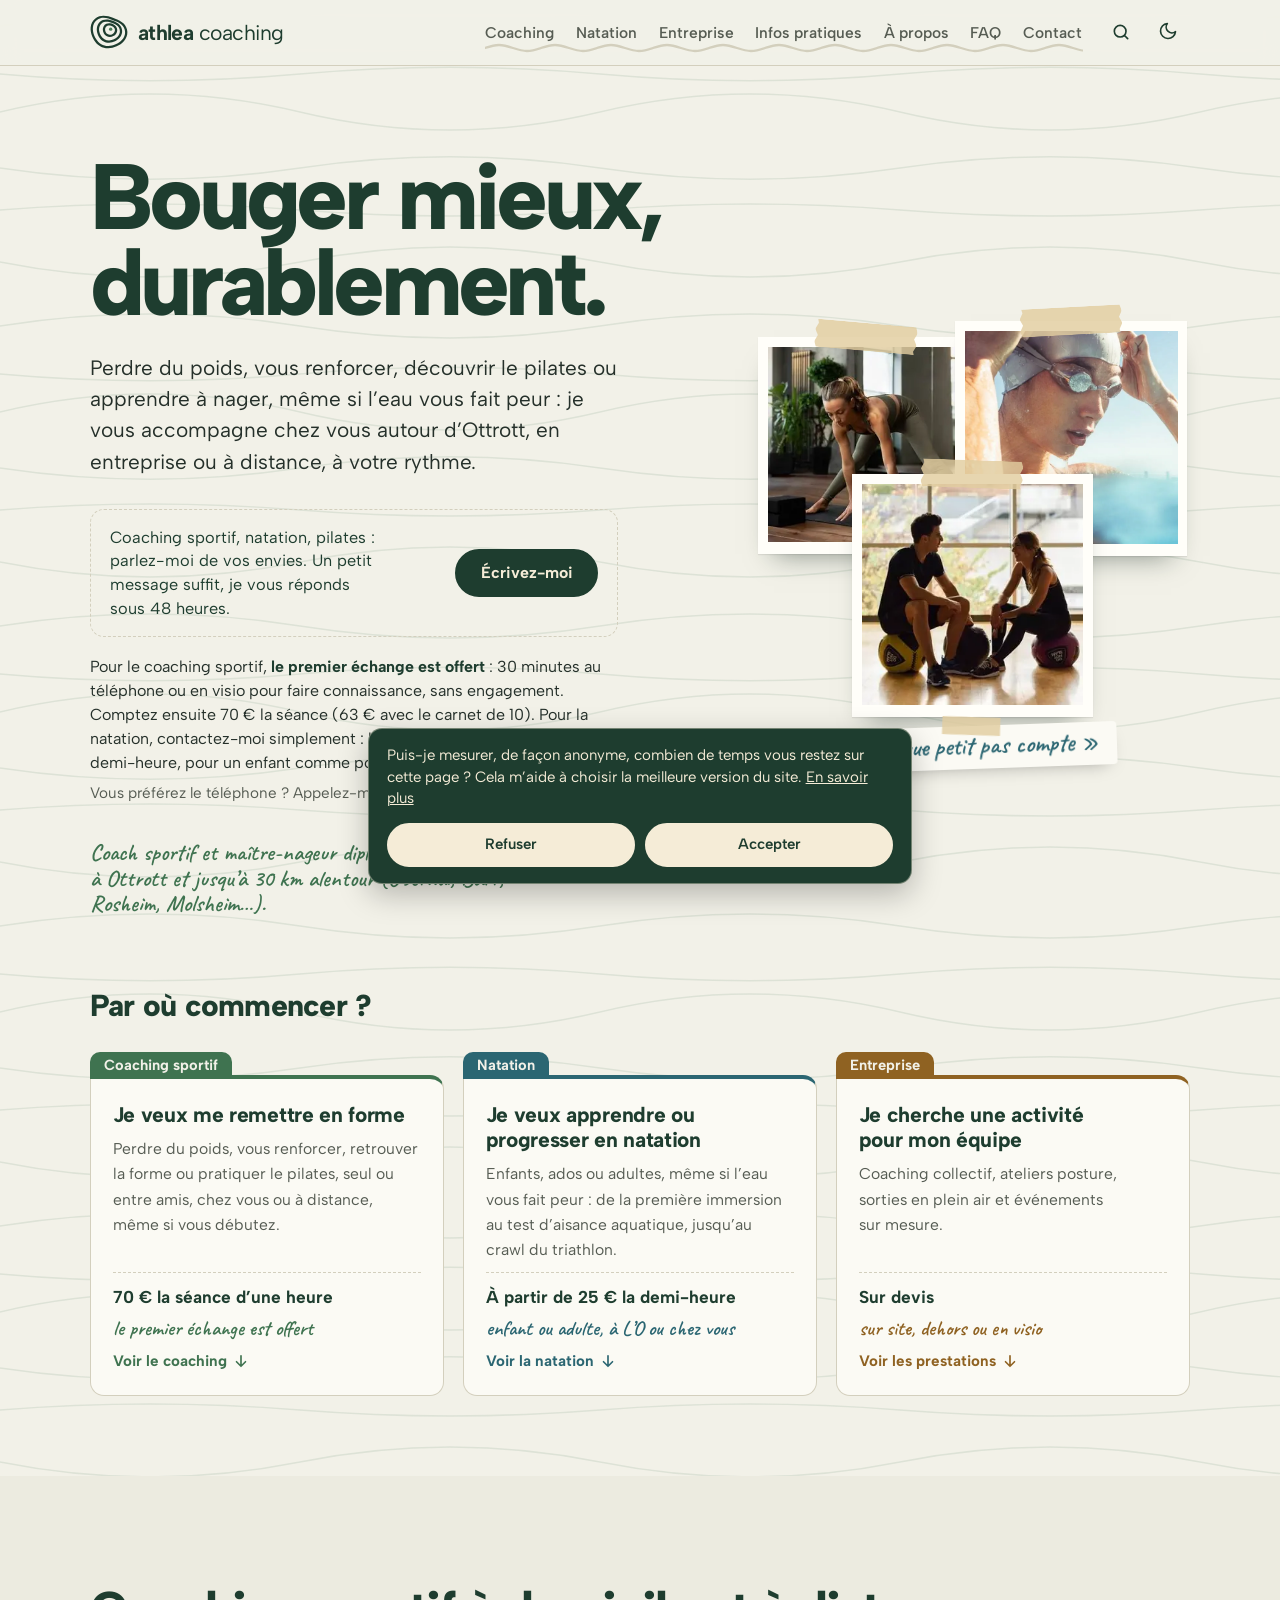
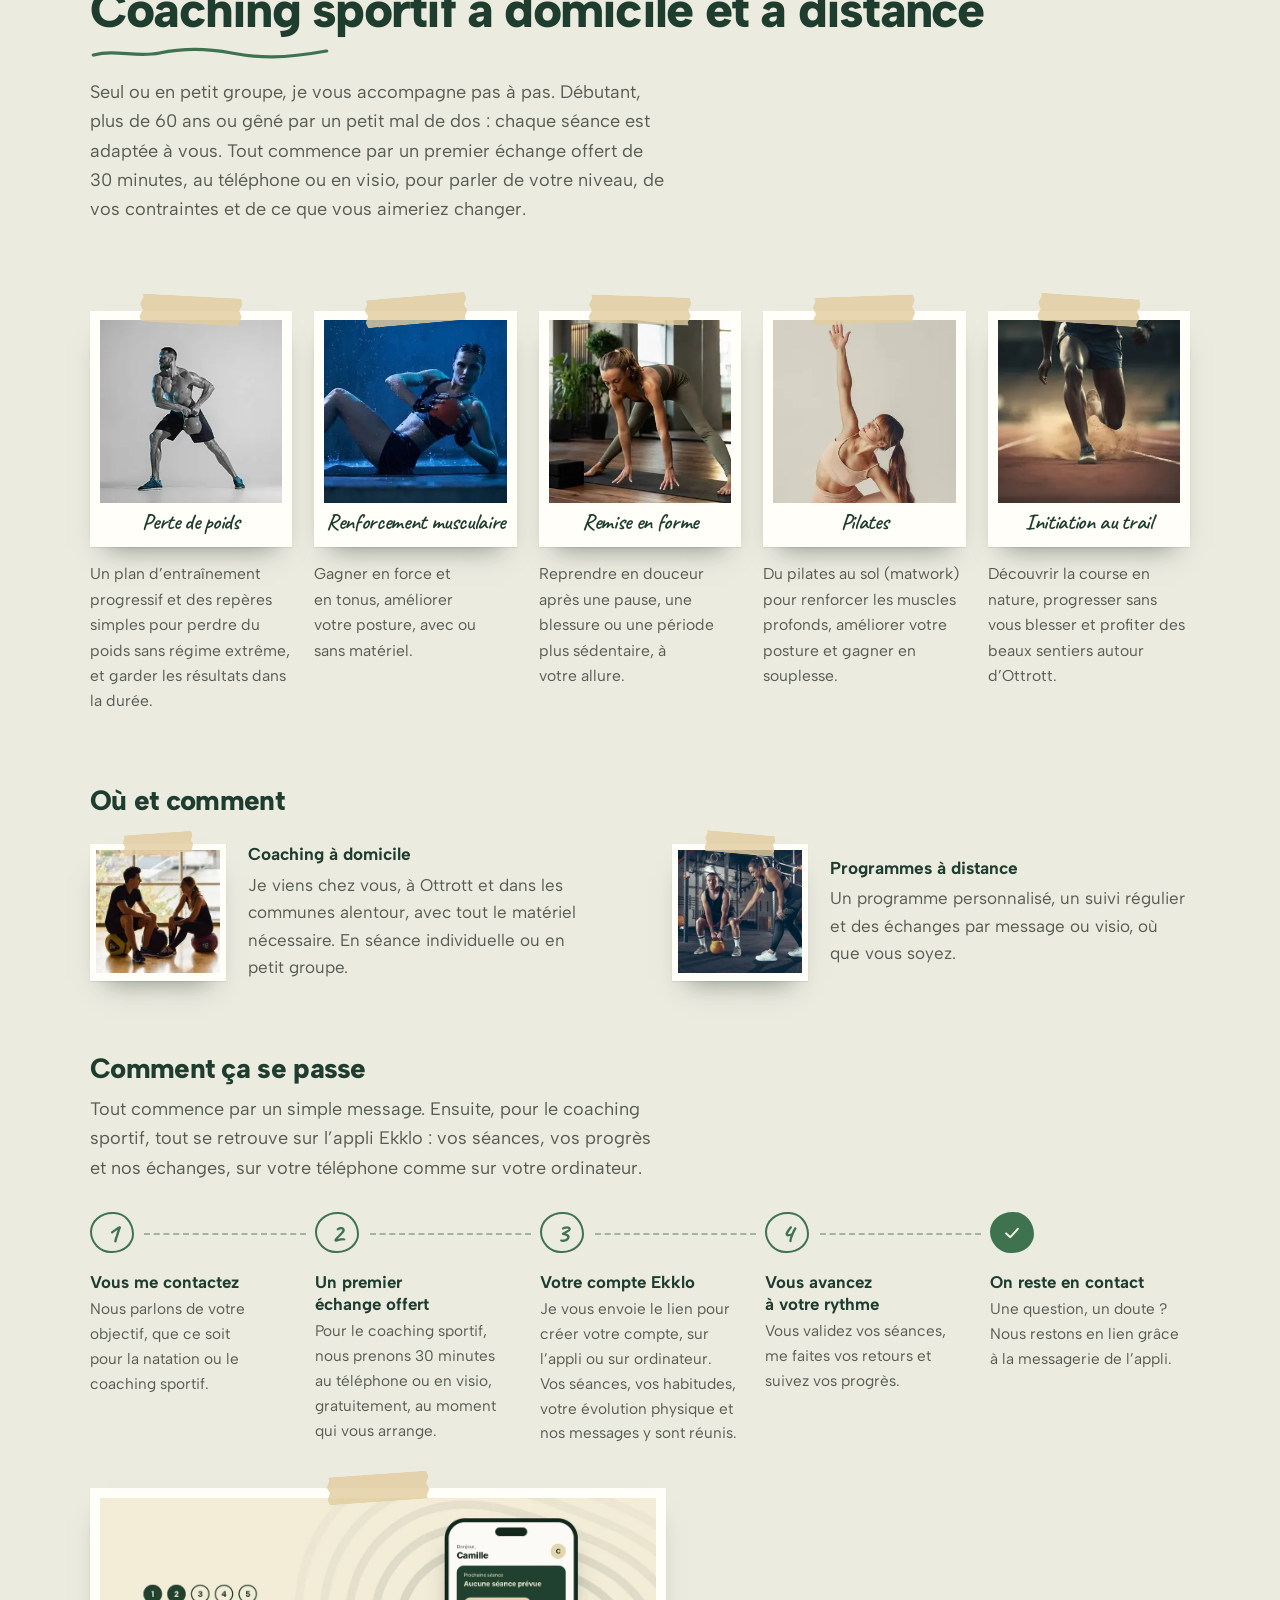
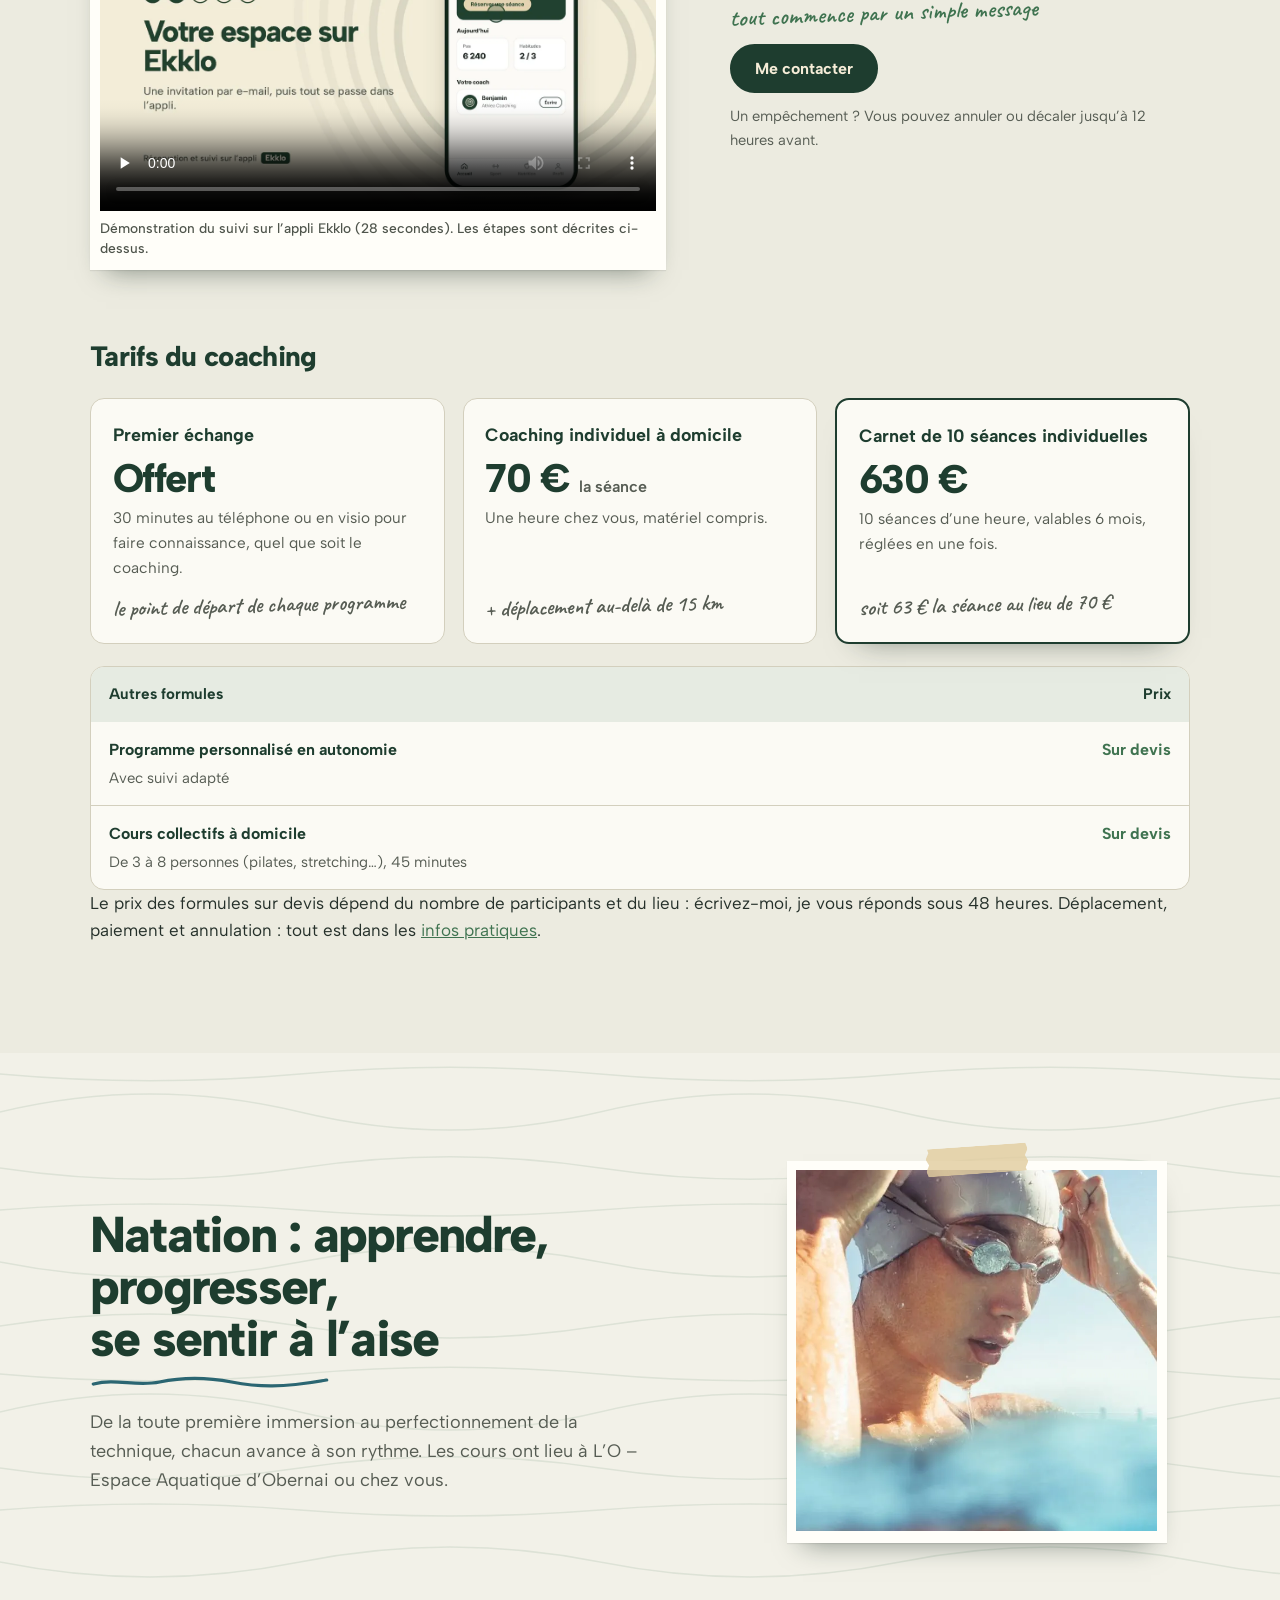
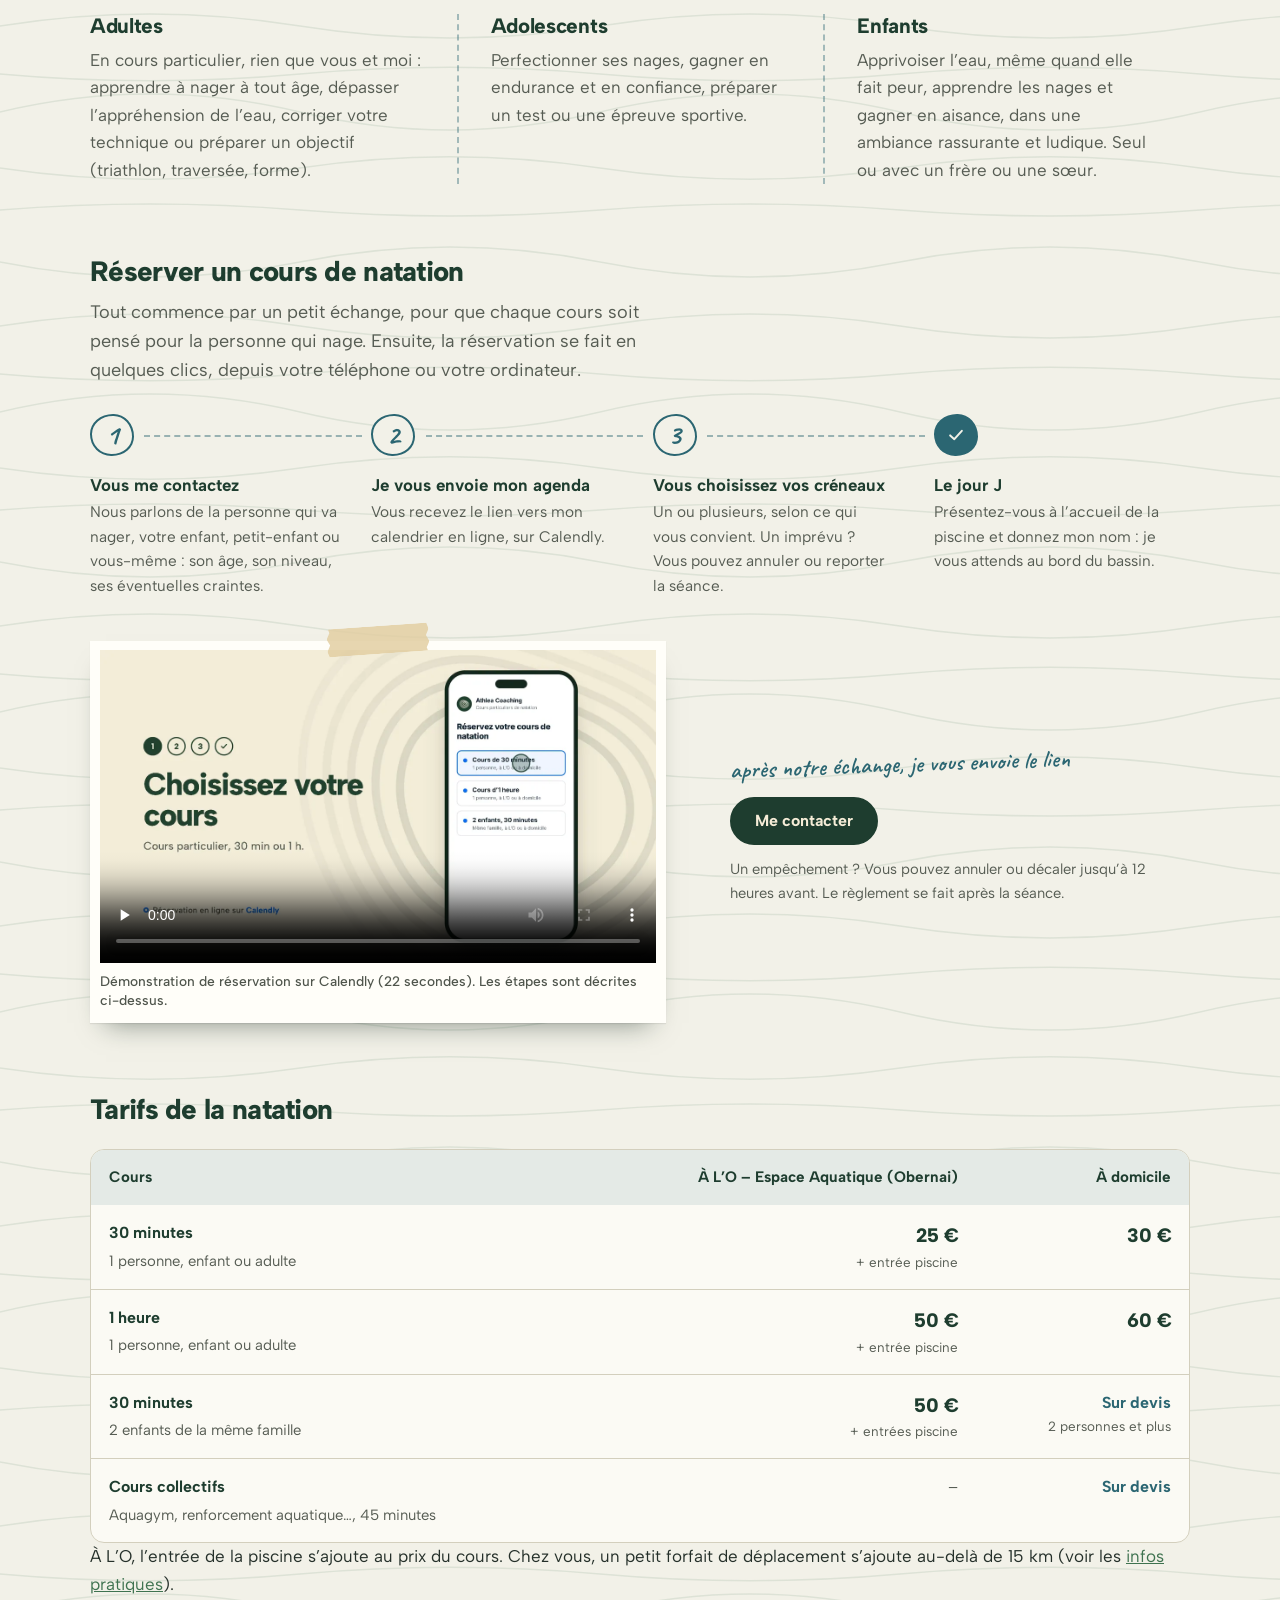
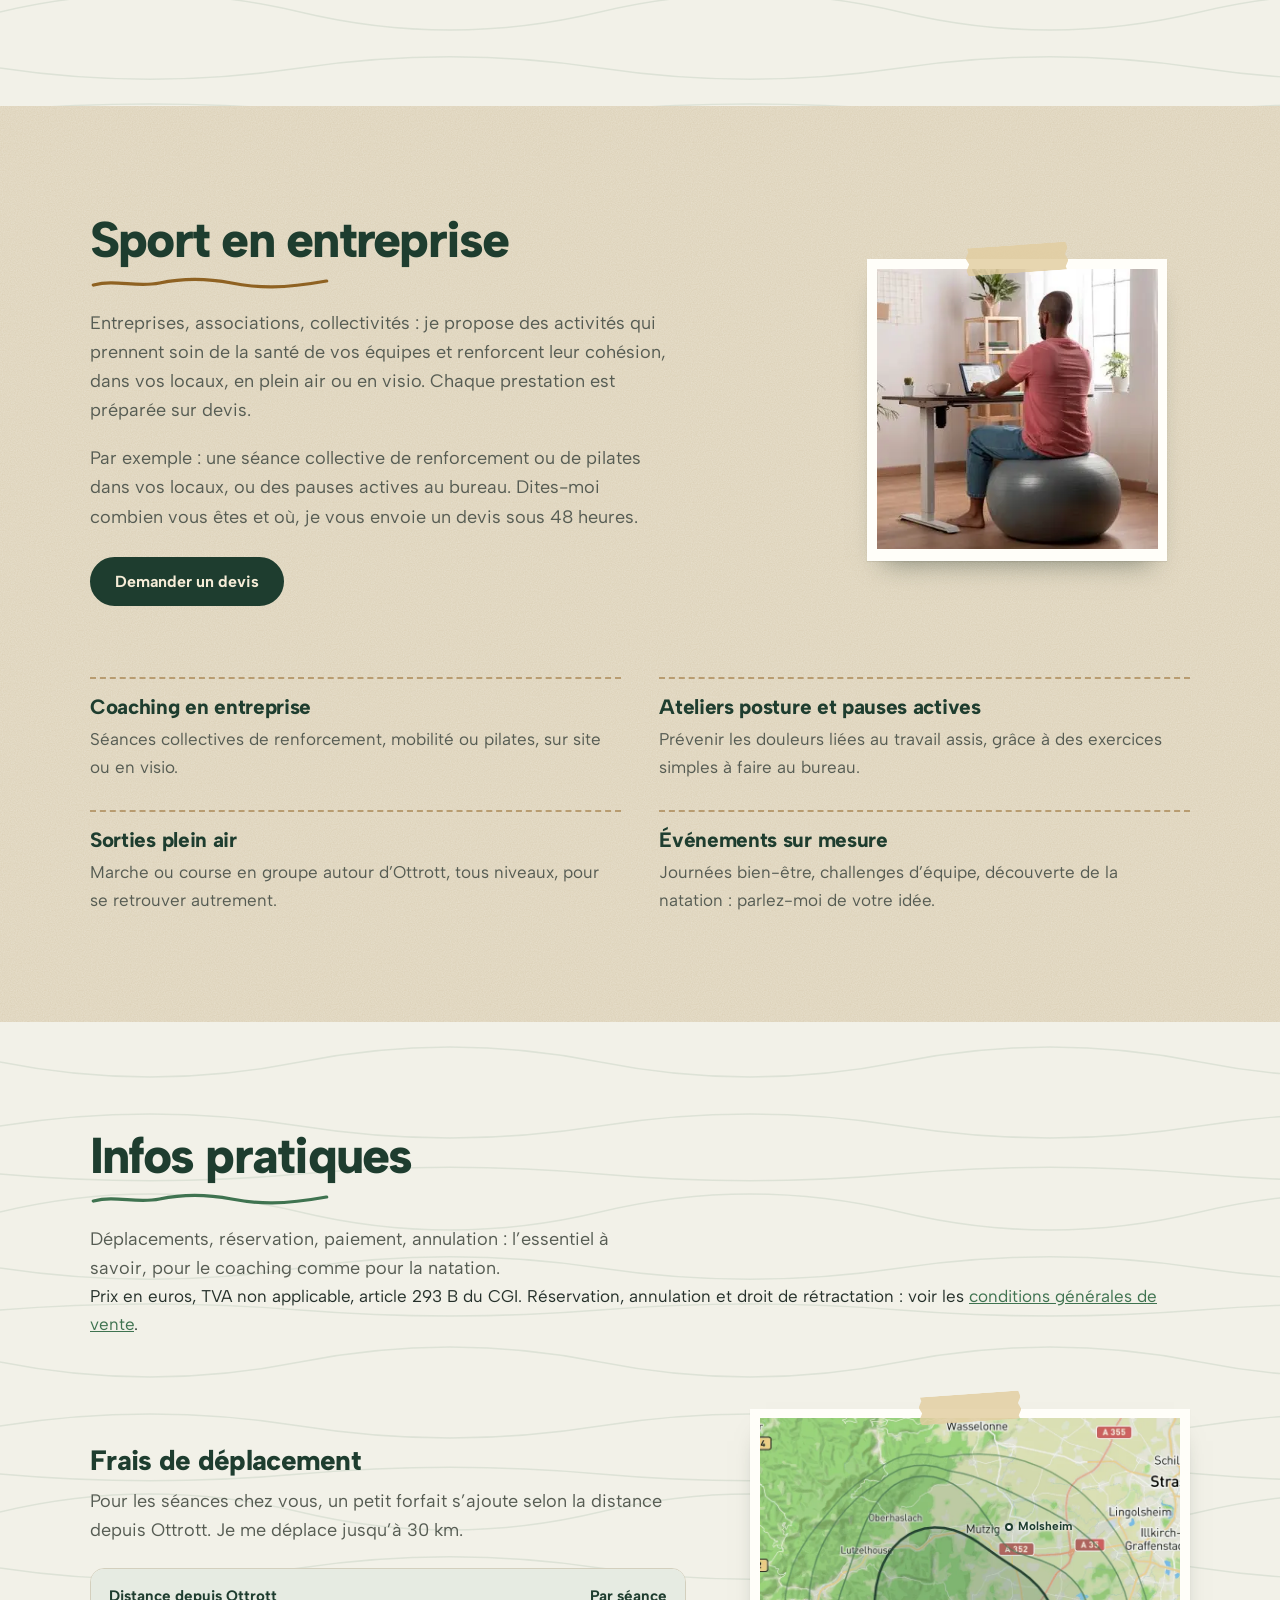
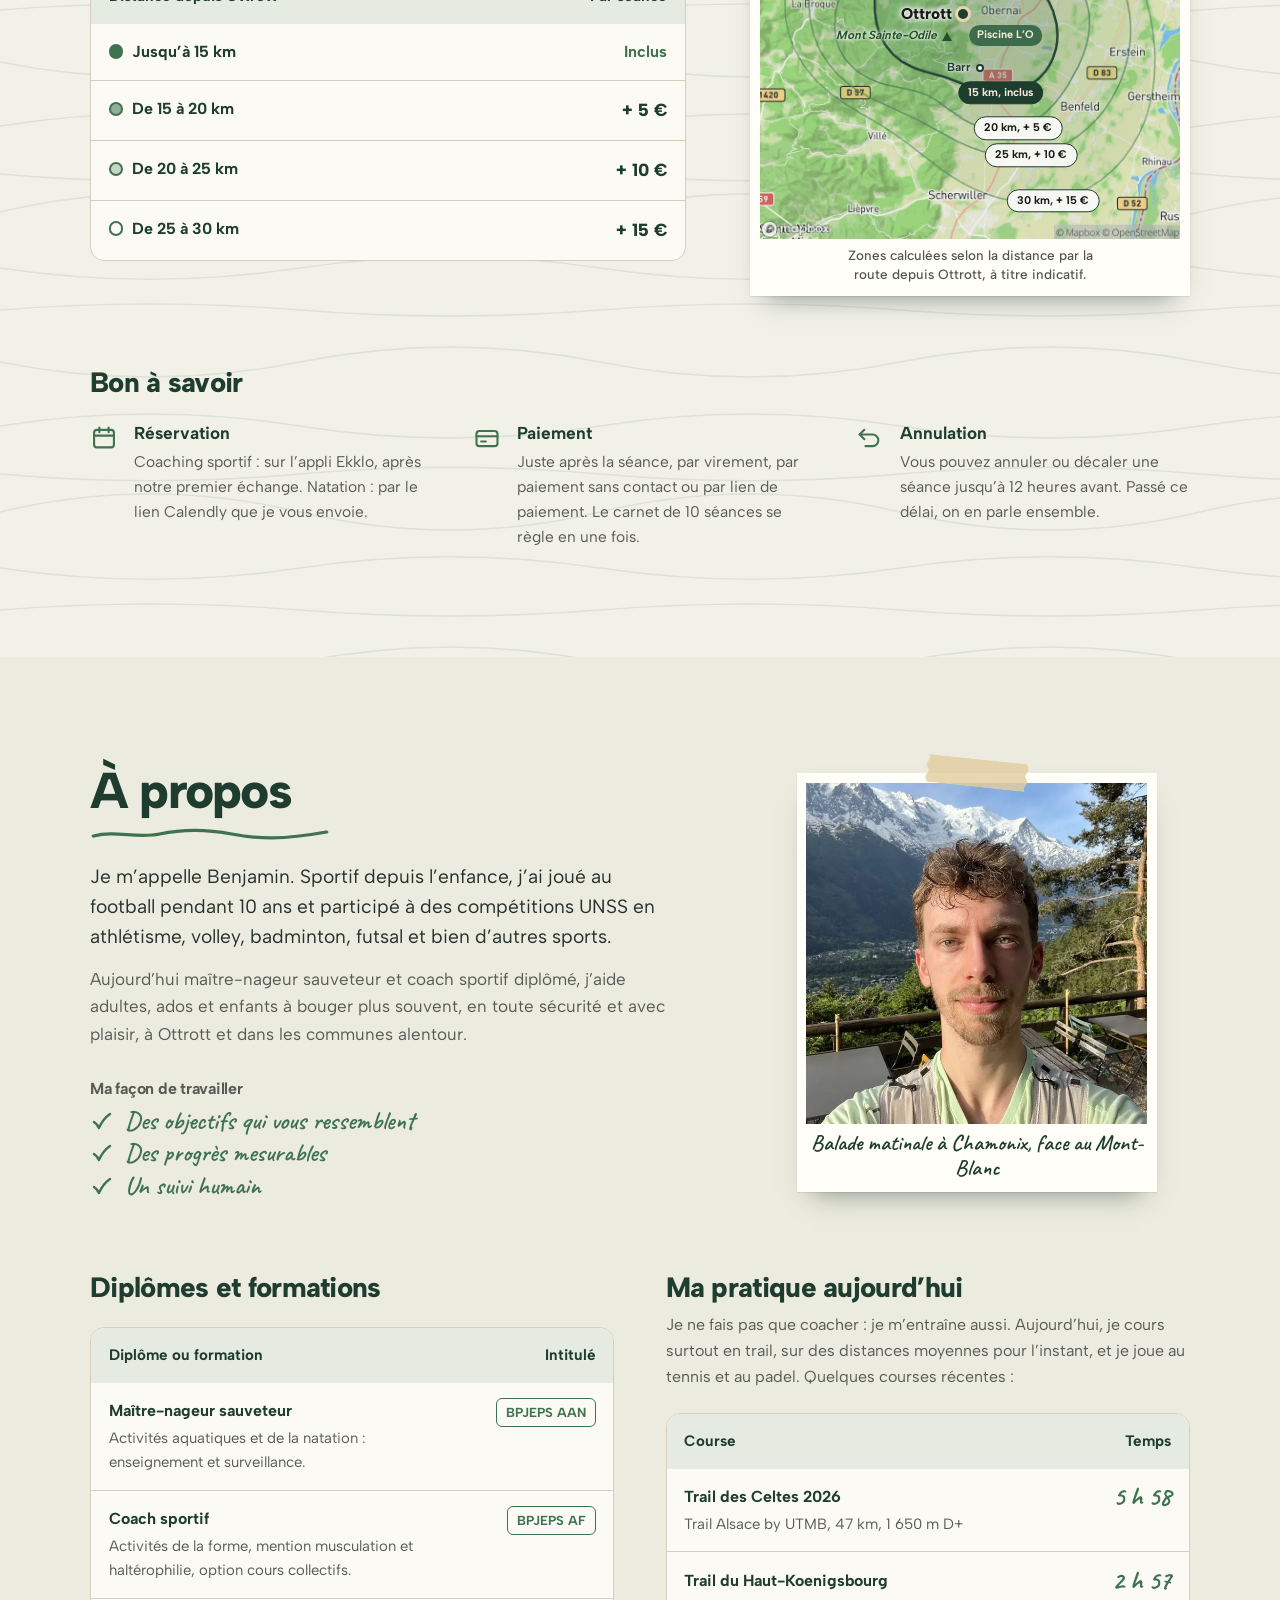
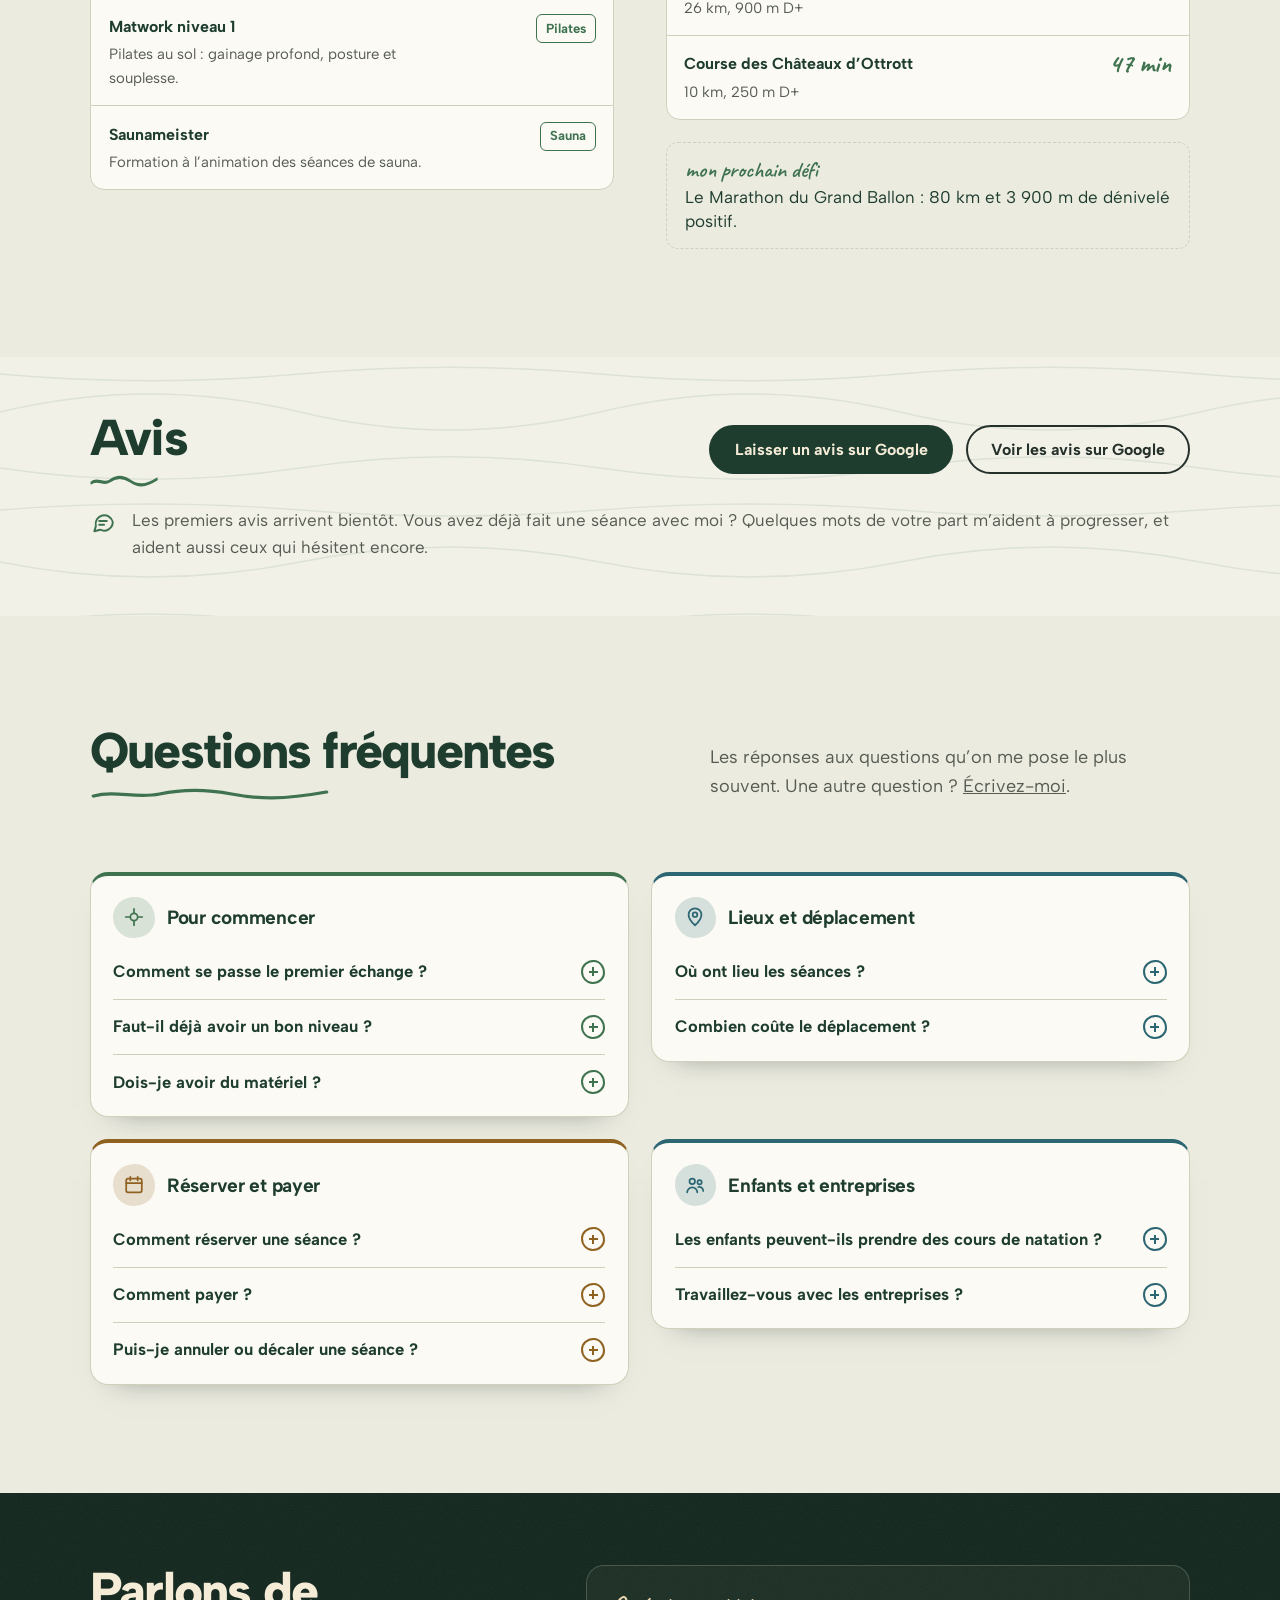
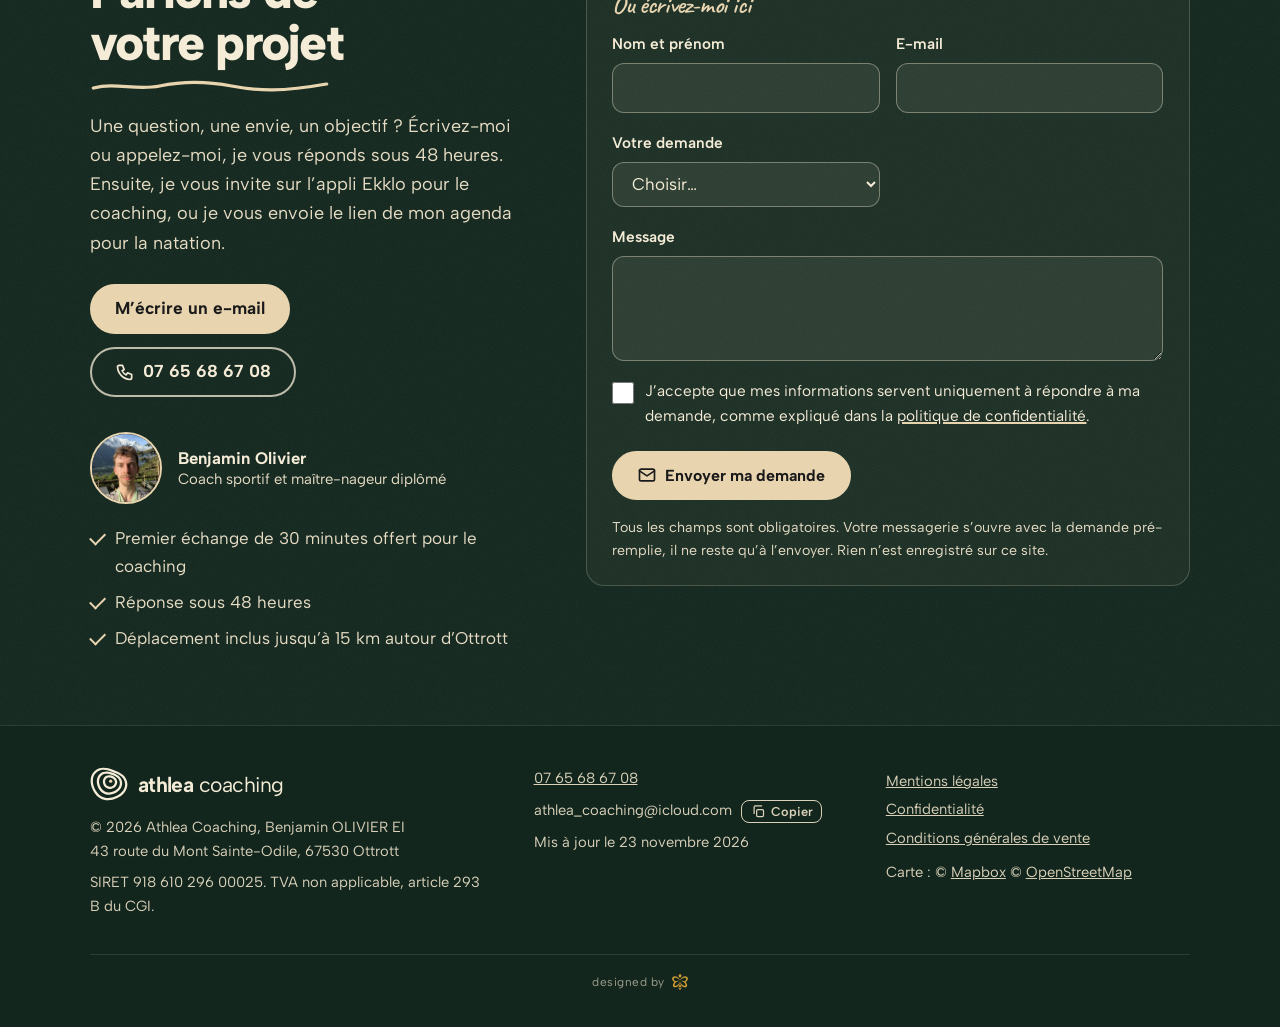
<file: index.html>
<!DOCTYPE html>
<html lang="fr">
<head>
<meta charset="utf-8">
<meta name="viewport" content="width=device-width, initial-scale=1, viewport-fit=cover">
<title>Coach sportif à Ottrott et Obernai | Natation, pilates, coaching à domicile – Athlea Coaching</title>
<meta name="theme-color" content="#f2f1e8">
<meta name="color-scheme" content="light dark">
<meta property="og:type" content="website">
<meta property="og:locale" content="fr_FR">
<meta property="og:title" content="Athlea Coaching : coach sportif à Ottrott et alentours">
<meta property="og:description" content="Coaching à domicile, natation à Obernai, pilates et sport en entreprise autour d’Ottrott. Premier échange de 30 minutes offert pour le coaching.">
<link rel="icon" type="image/svg+xml" href="favicon.svg">
<script type="application/ld+json">{"@context":"https://schema.org","@graph":[{"@type":["SportsActivityLocation","LocalBusiness"],"@id":"https://athleacoaching.fr/#entreprise","name":"Athlea Coaching","url":"https://athleacoaching.fr/","image":"https://athleacoaching.fr/img/athlea-coaching-partage.jpg","logo":"https://athleacoaching.fr/favicon.svg","description":"Coach sportif et maître-nageur diplômé à Ottrott : coaching à domicile, perte de poids, renforcement musculaire, remise en forme, pilates, cours de natation à Obernai, programmes à distance et sport en entreprise.","email":"athlea_coaching@icloud.com","telephone":"+33765686708","address":{"@type":"PostalAddress","streetAddress":"43 route du Mont Sainte-Odile","addressLocality":"Ottrott","postalCode":"67530","addressRegion":"Grand Est","addressCountry":"FR"},"geo":{"@type":"GeoCoordinates","latitude":48.4567,"longitude":7.4236},"areaServed":[{"@type":"City","name":"Ottrott"},{"@type":"City","name":"Obernai"},{"@type":"City","name":"Barr"},{"@type":"City","name":"Rosheim"},{"@type":"City","name":"Molsheim"},{"@type":"City","name":"Mutzig"},{"@type":"City","name":"Benfeld"},{"@type":"City","name":"Scherwiller"},{"@type":"GeoCircle","geoMidpoint":{"@type":"GeoCoordinates","latitude":48.4567,"longitude":7.4236},"geoRadius":"30000"}],"founder":{"@id":"https://athleacoaching.fr/#benjamin"},"priceRange":"25 € – 70 €","currenciesAccepted":"EUR","paymentAccepted":"Virement bancaire, paiement sans contact, lien de paiement","knowsLanguage":"fr","hasOfferCatalog":{"@type":"OfferCatalog","name":"Tarifs","itemListElement":[{"@type":"Offer","name":"Premier échange de 30 minutes (coaching sportif)","priceCurrency":"EUR","availability":"https://schema.org/InStock","price":"0"},{"@type":"Offer","name":"Coaching individuel à domicile (1 heure)","priceCurrency":"EUR","availability":"https://schema.org/InStock","price":"70"},{"@type":"Offer","name":"Carnet de 10 séances individuelles","priceCurrency":"EUR","availability":"https://schema.org/InStock","price":"630","description":"Valable 6 mois"},{"@type":"Offer","name":"Cours de natation de 30 minutes à L’O (Obernai)","priceCurrency":"EUR","availability":"https://schema.org/InStock","price":"25","description":"Entrée de la piscine en plus"},{"@type":"Offer","name":"Cours de natation de 30 minutes à domicile","priceCurrency":"EUR","availability":"https://schema.org/InStock","price":"30"},{"@type":"Offer","name":"Cours de natation d’1 heure à L’O (Obernai)","priceCurrency":"EUR","availability":"https://schema.org/InStock","price":"50","description":"Entrée de la piscine en plus"},{"@type":"Offer","name":"Cours de natation d’1 heure à domicile","priceCurrency":"EUR","availability":"https://schema.org/InStock","price":"60"},{"@type":"Offer","name":"Cours collectifs, programmes à distance et prestations pour les entreprises","priceCurrency":"EUR","availability":"https://schema.org/InStock","description":"Sur devis"}]}},{"@type":"Person","@id":"https://athleacoaching.fr/#benjamin","name":"Benjamin Olivier","jobTitle":"Coach sportif et maître-nageur sauveteur","worksFor":{"@id":"https://athleacoaching.fr/#entreprise"},"image":"https://athleacoaching.fr/img/benjamin-olivier-coach-sportif.webp","knowsAbout":["Coaching sportif","Natation","Pilates","Remise en forme","Trail"],"hasCredential":[{"@type":"EducationalOccupationalCredential","credentialCategory":"Diplôme","name":"BPJEPS Activités aquatiques et de la natation (maître-nageur sauveteur)"},{"@type":"EducationalOccupationalCredential","credentialCategory":"Diplôme","name":"BPJEPS Activités de la forme, mention musculation et haltérophilie, option cours collectifs"},{"@type":"EducationalOccupationalCredential","credentialCategory":"Formation","name":"Pilates Matwork niveau 1"},{"@type":"EducationalOccupationalCredential","credentialCategory":"Formation","name":"Saunameister"}]},{"@type":"VideoObject","name":"Réserver un cours de natation avec Athlea Coaching sur Calendly","description":"Démonstration en 22 secondes : choisir son cours de natation, un jour et une heure, indiquer son nom et son objectif, recevoir la confirmation et le rappel, puis le lien de paiement après le cours.","thumbnailUrl":"https://athleacoaching.fr/video/reserver-athlea-coaching.webp","contentUrl":"https://athleacoaching.fr/video/reserver-athlea-coaching.mp4","uploadDate":"2026-11-12T00:00:00+01:00","duration":"PT22S","inLanguage":"fr","publisher":{"@id":"https://athleacoaching.fr/#entreprise"}},{"@type":"VideoObject","name":"Réserver et suivre son coaching avec Athlea Coaching sur l’appli Ekklo","description":"Démonstration en 28 secondes : le premier échange offert, l’invitation à l’appli Ekklo, la réservation d’une séance, le suivi de la séance et le message au coach.","thumbnailUrl":"https://athleacoaching.fr/video/suivi-ekklo-athlea-coaching.webp","contentUrl":"https://athleacoaching.fr/video/suivi-ekklo-athlea-coaching.mp4","uploadDate":"2026-11-12T00:00:00+01:00","duration":"PT28S","inLanguage":"fr","publisher":{"@id":"https://athleacoaching.fr/#entreprise"}},{"@type":"WebSite","@id":"https://athleacoaching.fr/#site","url":"https://athleacoaching.fr/","name":"Athlea Coaching","inLanguage":"fr-FR","publisher":{"@id":"https://athleacoaching.fr/#entreprise"}}]}</script>
<script type="application/ld+json">{"@context": "https://schema.org", "@type": "FAQPage", "mainEntity": [{"@type": "Question", "name": "Comment se passe le premier échange ?", "acceptedAnswer": {"@type": "Answer", "text": "Pour le coaching sportif, c’est un échange offert de 30 minutes, au téléphone ou en visio. Nous faisons le point ensemble sur votre niveau, vos contraintes et vos objectifs, puis nous choisissons la formule qui vous convient."}}, {"@type": "Question", "name": "Faut-il déjà avoir un bon niveau ?", "acceptedAnswer": {"@type": "Answer", "text": "Pas du tout. Chaque programme part de votre niveau, que nous définissons lors de notre premier échange, et avance à votre rythme. Les cours de natation accueillent aussi bien les débutants que les nageurs qui veulent progresser."}}, {"@type": "Question", "name": "Dois-je avoir du matériel ?", "acceptedAnswer": {"@type": "Answer", "text": "Pour le coaching à domicile, j’apporte tout le matériel nécessaire. Le renforcement peut aussi se faire sans matériel."}}, {"@type": "Question", "name": "Où ont lieu les séances ?", "acceptedAnswer": {"@type": "Answer", "text": "Chez vous, à Ottrott et jusqu’à 30 km autour ; à L’O – Espace Aquatique d’Obernai pour la natation ; ou à distance, avec un programme suivi par message ou en visio."}}, {"@type": "Question", "name": "Combien coûte le déplacement ?", "acceptedAnswer": {"@type": "Answer", "text": "Il est inclus jusqu’à 15 km autour d’Ottrott. Au-delà, comptez 5 € de 15 à 20 km, 10 € de 20 à 25 km et 15 € de 25 à 30 km par séance. Je ne me déplace pas au-delà de 30 km."}}, {"@type": "Question", "name": "Comment réserver une séance ?", "acceptedAnswer": {"@type": "Answer", "text": "Pour le coaching sportif, tout commence par un premier échange offert : je vous invite ensuite sur l’appli Ekklo, où vous réservez vos séances et suivez votre programme. Pour la natation, je vous envoie le lien de mon agenda Calendly : vous choisissez votre cours, un jour et une heure, puis vous recevez une confirmation et un rappel par e-mail."}}, {"@type": "Question", "name": "Comment payer ?", "acceptedAnswer": {"@type": "Answer", "text": "Juste après la séance, par virement, par paiement sans contact ou par lien de paiement. Le carnet de 10 séances se règle en une fois."}}, {"@type": "Question", "name": "Puis-je annuler ou décaler une séance ?", "acceptedAnswer": {"@type": "Answer", "text": "Oui, jusqu’à 12 heures avant la séance. Passé ce délai, on en parle ensemble."}}, {"@type": "Question", "name": "Les enfants peuvent-ils prendre des cours de natation ?", "acceptedAnswer": {"@type": "Answer", "text": "Bien sûr : apprivoiser l’eau, apprendre les nages et gagner en aisance, dans une ambiance rassurante. Un cours de 30 minutes peut aussi réunir deux enfants de la même famille."}}, {"@type": "Question", "name": "Travaillez-vous avec les entreprises ?", "acceptedAnswer": {"@type": "Answer", "text": "Oui : coaching collectif, ateliers posture, sorties en plein air et événements sur mesure, dans vos locaux, dehors ou en visio. Chaque prestation fait l’objet d’un devis."}}]}</script>
<meta name="description" content="Coach sportif et maître-nageur à Ottrott (Bas-Rhin) : coaching à domicile, natation à Obernai, pilates, sport en entreprise. Premier échange offert pour le coaching.">
<meta name="robots" content="index, follow, max-image-preview:large">
<meta name="author" content="Benjamin Olivier, Athlea Coaching">

<meta property="og:site_name" content="Athlea Coaching">
<meta name="twitter:card" content="summary_large_image"><meta name="twitter:title" content="Athlea Coaching : coach sportif à Ottrott et alentours"><meta name="twitter:description" content="Coaching à domicile, natation à Obernai, pilates et sport en entreprise autour d’Ottrott. Premier échange de 30 minutes offert pour le coaching."><meta name="twitter:image" content="https://athleacoaching.fr/img/athlea-coaching-partage.jpg"><meta name="twitter:image:alt" content="Athlea Coaching, coach sportif à Ottrott et alentours"><link rel="canonical" href="https://athleacoaching.fr/"><meta property="og:url" content="https://athleacoaching.fr/"><meta property="og:image" content="https://athleacoaching.fr/img/athlea-coaching-partage.jpg"><meta property="og:image:type" content="image/jpeg"><meta property="og:image:width" content="1200"><meta property="og:image:height" content="630"><meta property="og:image:alt" content="Athlea Coaching, coach sportif à Ottrott et alentours"><meta name="geo.region" content="FR-67"><meta name="geo.placename" content="Ottrott"><meta name="geo.position" content="48.4567;7.4236"><meta name="ICBM" content="48.4567, 7.4236"><link rel="apple-touch-icon" href="img/apple-touch-icon.png">
<link rel="alternate" type="text/plain" href="/llms.txt" title="Résumé du site pour les assistants IA">
<link rel="sitemap" type="application/xml" href="/sitemap.xml">
<link rel="preload" href="fonts/albert-sans.woff" as="font" type="font/woff" crossorigin>
<link rel="stylesheet" href="css/site.css">
<script>(function(){try{if(location.hash||/bot|crawl|spider|lighthouse|headless/i.test(navigator.userAgent)||document.referrer.indexOf(location.origin)===0)return;var v=localStorage.getItem("athlea-ab");if(!v){v=Math.random()<.5?"a":"b";localStorage.setItem("athlea-ab",v)}if(v==="b")location.replace("nouvelle-version.html"+location.search)}catch(e){}})();</script>
<script>(function(){var h=document.documentElement;try{var t=localStorage.getItem("athlea-theme");if(t==="dark"||t==="light")h.dataset.theme=t}catch(e){}if(!matchMedia("(prefers-reduced-motion:reduce)").matches)h.classList.add("loading")})();</script>
<script src="js/ab.js" defer></script>
</head>
<body>
<svg class="defs" aria-hidden="true" focusable="false"><defs><symbol id="mark" viewBox="7.83 21.44 248.37 221.97"><path fill="currentColor" d="M252.2 132C252.93 153.68 243.95 175.11 230.42 191.13C216.89 207.16 199.75 218.31 182.38 226.19C165.01 234.06 146.75 238.97 128 239.4C109.25 239.84 90.2 235.16 74.02 225.5C57.84 215.84 44.78 201.74 34.78 185.82C24.78 169.9 17.18 151.96 13.63 132C10.09 112.04 11.39 89.59 20.93 70.18C30.47 50.77 48.44 35.6 68.71 29.3C88.97 23 110.19 25.25 128 29.97C145.81 34.68 160.97 40.65 177.07 47.01C193.17 53.38 210.95 61.33 225.87 75.49C240.8 89.65 251.46 110.32 252.2 132ZM212.88 82.99C199.27 71.1 183.4 65.06 169.57 60C155.73 54.95 143.19 49.68 128 44.97C112.81 40.25 94.2 37.3 76.21 42.29C58.21 47.28 42.15 60.54 33.92 77.68C25.69 94.82 25.09 114.66 28.63 132C32.18 149.34 39.08 164.67 47.77 178.32C56.46 191.98 67.6 204.16 81.52 212.51C95.43 220.86 111.87 224.84 128 224.4C144.13 223.97 159.77 219.76 174.88 213.2C189.98 206.63 205.21 197.39 217.43 183.63C229.65 169.88 237.93 151.06 237.2 132C236.46 112.94 226.5 94.89 212.88 82.99ZM218.02 126C218.38 140.84 212.84 155.55 204.1 167.05C195.35 178.54 183.86 187.07 171.7 193.03C159.54 198.99 146.39 202.52 133 202.73C119.61 202.94 106.07 199.53 94.5 192.69C82.93 185.85 73.45 175.87 66.45 164.42C59.44 152.98 54.58 139.99 52.83 126C51.08 112.01 52.83 96.79 59.61 83.63C66.39 70.46 78.29 59.95 91.87 54.77C105.46 49.59 120.07 49.59 133 51.92C145.93 54.25 157.54 58.3 169.08 63.51C180.61 68.73 192.41 75.68 201.85 86.25C211.29 96.82 217.66 111.16 218.02 126ZM188.86 93.75C180.73 85.44 170.84 80.41 161.58 76.5C152.31 72.6 143.31 69.25 133 66.92C122.69 64.59 110.69 63.89 99.37 67.76C88.05 71.63 78.07 80.23 72.6 91.13C67.13 102.03 66.08 114.63 67.83 126C69.58 137.37 73.74 147.75 79.44 156.92C85.13 166.1 92.69 174.17 102 179.7C111.3 185.23 122.23 187.94 133 187.73C143.77 187.52 154.31 184.69 164.2 180.04C174.09 175.39 183.67 168.77 191.11 159.55C198.54 150.32 203.38 138.22 203.02 126C202.66 113.78 196.99 102.06 188.86 93.75ZM186 120C186.12 128.38 183.36 136.71 178.73 143.51C174.1 150.32 167.76 155.67 160.73 159.38C153.71 163.08 145.9 165.17 138 165.24C130.1 165.32 122.16 163.26 115.33 159.26C108.5 155.27 102.83 149.43 98.78 142.64C94.73 135.85 92.19 128.1 91.61 120C91.03 111.9 92.53 103.4 96.51 96.04C100.48 88.68 106.96 82.67 114.46 79.23C121.96 75.78 130.26 74.86 138 75.64C145.74 76.41 153.04 78.68 159.86 82.14C166.68 85.59 173.12 90.42 177.98 96.92C182.84 103.41 185.88 111.62 186 120ZM164.99 104.42C161.44 100.19 156.91 97.27 152.36 95.13C147.81 92.98 143.12 91.41 138 90.64C132.88 89.86 127.19 90.08 121.96 92.22C116.73 94.35 112.16 98.45 109.5 103.54C106.83 108.64 106.03 114.52 106.61 120C107.19 125.48 109.03 130.62 111.77 135.14C114.52 139.66 118.27 143.59 122.83 146.27C127.39 148.96 132.72 150.32 138 150.24C143.28 150.17 148.48 148.78 153.23 146.39C157.99 143.99 162.42 140.55 165.74 136.01C169.06 131.48 171.12 125.76 171 120C170.88 114.24 168.54 108.65 164.99 104.42Z"/><circle style="fill:var(--markdot,#e8d5b0)" cx="143.0" cy="114.0" r="11.0"/></symbol></defs></svg>
<div id="loader" aria-hidden="true"><svg class="mark"><use href="#mark"/></svg></div>
<div id="progress" aria-hidden="true"><span></span></div>
<a class="skip" href="#contenu">Aller au contenu</a>
<header class="top"><div class="wrap">
<a class="logo" href="#top" aria-label="Athlea Coaching, retour en haut de page"><svg class="mark" aria-hidden="true"><use href="#mark"/></svg><span class="lw"><b>athlea</b> coaching</span></a>
<nav id="menu" aria-label="Navigation principale"><a href="#coaching">Coaching</a><a href="#natation">Natation</a><a href="#professionnels">Entreprise</a><a href="#tarifs">Infos pratiques</a><a href="#apropos">À propos</a><a href="#faq">FAQ</a><a href="#contact">Contact</a><span class="nwave" aria-hidden="true"><i></i></span></nav><div class="tools"><button class="tbtn" id="searchbtn" type="button" aria-label="Rechercher sur le site (Ctrl + K)" title="Rechercher (Ctrl + K)"><svg viewBox="0 0 24 24" width="20" height="20" fill="none" stroke="currentColor" stroke-width="2" stroke-linecap="round" stroke-linejoin="round" aria-hidden="true"><circle cx="11" cy="11" r="7"/><path d="m20 20-3.5-3.5"/></svg></button><button class="tbtn" id="themebtn" type="button" aria-label="Activer le mode sombre"><span class="i-moon"><svg viewBox="0 0 24 24" width="20" height="20" fill="none" stroke="currentColor" stroke-width="2" stroke-linecap="round" stroke-linejoin="round" aria-hidden="true"><path d="M21 12.8A9 9 0 1 1 11.2 3a7 7 0 0 0 9.8 9.8z"/></svg></span><span class="i-sun"><svg viewBox="0 0 24 24" width="20" height="20" fill="none" stroke="currentColor" stroke-width="2" stroke-linecap="round" stroke-linejoin="round" aria-hidden="true"><circle cx="12" cy="12" r="4"/><path d="M12 2v2M12 20v2M4.9 4.9l1.4 1.4M17.7 17.7l1.4 1.4M2 12h2M20 12h2M4.9 19.1l1.4-1.4M17.7 6.3l1.4-1.4"/></svg></span></button><button class="tbtn" id="menubtn" type="button" aria-label="Ouvrir le menu" aria-expanded="false" aria-controls="menu"><span class="i-menu"><svg viewBox="0 0 24 24" width="20" height="20" fill="none" stroke="currentColor" stroke-width="2" stroke-linecap="round" stroke-linejoin="round" aria-hidden="true"><path d="M4 7h16M4 12h16M4 17h16"/></svg></span><span class="i-close"><svg viewBox="0 0 24 24" width="20" height="20" fill="none" stroke="currentColor" stroke-width="2" stroke-linecap="round" stroke-linejoin="round" aria-hidden="true"><path d="M6 6l12 12M18 6 6 18"/></svg></span></button></div>
</div></header>

<main id="top" tabindex="-1">
<div class="hero"><div class="wrap">
<div class="hero-grid">
<div class="hero-text">
<h1>Bouger mieux, durablement.</h1>
<p class="lead">Perdre du poids, vous renforcer, découvrir le pilates ou apprendre à nager, même si l’eau vous fait peur&nbsp;: je vous accompagne chez vous autour d’Ottrott, en entreprise ou à distance, à votre rythme.</p>
<div class="hcta"><p>Coaching sportif, natation, pilates&nbsp;: parlez-moi de vos envies. Un petit message suffit, je vous réponds sous 48&nbsp;heures.</p><a class="btn" href="#contact">Écrivez-moi</a></div>
<p class="hprix">Pour le coaching sportif, <b>le premier échange est offert</b>&nbsp;: 30&nbsp;minutes au téléphone ou en visio pour faire connaissance, sans engagement. Comptez ensuite 70&nbsp;€ la séance (63&nbsp;€ avec le carnet de&nbsp;10). Pour la natation, contactez-moi simplement&nbsp;: les cours commencent à 25&nbsp;€ la demi-heure, pour un enfant comme pour un adulte.</p>
<p class="hnote">Vous préférez le téléphone&nbsp;? Appelez-moi au <a href="tel:+33765686708">07&nbsp;65&nbsp;68&nbsp;67&nbsp;08</a>.</p>
<p class="hand creds">Coach sportif et maître-nageur diplômé, je viens jusqu’à vous, à Ottrott et jusqu’à 30&nbsp;km alentour (Obernai, Barr, Rosheim, Molsheim…).</p>
</div>
<div class="hero-photo">
<div class="trio">
<figure class="snap t1"><img src="img/remise-en-forme.webp" alt="Femme qui s’étire sur un tapis dans son salon, remise en forme à domicile" width="300" height="300" decoding="async"></figure>
<figure class="snap t2"><img src="img/cours-de-natation-obernai.webp" alt="Nageuse qui ajuste ses lunettes avant un cours de natation à Obernai" width="640" height="640" decoding="async"></figure>
<figure class="snap t3"><img src="img/coaching-a-domicile.webp" alt="Coach sportif et cliente assis sur des médecine-balls pendant une séance de coaching" width="300" height="300" decoding="async" fetchpriority="high"></figure>
</div>
<p class="hand anno">« chaque petit pas compte »</p>
</div>
</div>

<h2 class="routes-t">Par où commencer&nbsp;?</h2>
<div class="routes">
<a class="route" href="#coaching" style="--c:var(--sage)"><span class="tab">Coaching sportif</span><h3>Je veux me remettre en forme</h3><p>Perdre du poids, vous renforcer, retrouver la forme ou pratiquer le pilates, seul ou entre amis, chez vous ou à distance, même si vous débutez.</p><span class="rprix"><b>70&nbsp;€ la séance d’une heure</b><span class="hand">le premier échange est offert</span></span><span class="go">Voir le coaching<svg viewBox="0 0 24 24" fill="none" stroke="currentColor" stroke-width="2.2" stroke-linecap="round" stroke-linejoin="round" aria-hidden="true"><path d="M12 5v14M6 13l6 6 6-6"/></svg></span></a>
<a class="route" href="#natation" style="--c:var(--eau)"><span class="tab">Natation</span><h3>Je veux apprendre ou progresser en natation</h3><p>Enfants, ados ou adultes, même si l’eau vous fait peur&nbsp;: de la première immersion au test d’aisance aquatique, jusqu’au crawl du triathlon.</p><span class="rprix"><b>À partir de 25&nbsp;€ la demi-heure</b><span class="hand">enfant ou adulte, à L’O ou chez vous</span></span><span class="go">Voir la natation<svg viewBox="0 0 24 24" fill="none" stroke="currentColor" stroke-width="2.2" stroke-linecap="round" stroke-linejoin="round" aria-hidden="true"><path d="M12 5v14M6 13l6 6 6-6"/></svg></span></a>
<a class="route" href="#professionnels" style="--c:var(--ocre)"><span class="tab">Entreprise</span><h3>Je cherche une activité pour mon équipe</h3><p>Coaching collectif, ateliers posture, sorties en plein air et événements sur mesure.</p><span class="rprix"><b>Sur devis</b><span class="hand">sur site, dehors ou en visio</span></span><span class="go">Voir les prestations<svg viewBox="0 0 24 24" fill="none" stroke="currentColor" stroke-width="2.2" stroke-linecap="round" stroke-linejoin="round" aria-hidden="true"><path d="M12 5v14M6 13l6 6 6-6"/></svg></span></a>
</div>
</div></div>

<section id="coaching" class="page lined" tabindex="-1" style="--c:var(--sage)"><span id="contenu"></span><div class="wrap">
<header class="phead solo">
<h2 class="hl">Coaching sportif à domicile et à distance</h2>
<p class="intro">Seul ou en petit groupe, je vous accompagne pas à pas. Débutant, plus de 60&nbsp;ans ou gêné par un petit mal de dos&nbsp;: chaque séance est adaptée à vous. Tout commence par un premier échange offert de 30 minutes, au téléphone ou en visio, pour parler de votre niveau, de vos contraintes et de ce que vous aimeriez changer.</p>
</header>

<ul class="planche">
<li><figure class="snap"><img src="img/coaching-perte-de-poids.webp" alt="Homme en fente latérale avec un kettlebell pendant une séance de coaching perte de poids" loading="lazy" decoding="async" width="300" height="300"><figcaption><h3>Perte de poids</h3></figcaption></figure><p>Un plan d’entraînement progressif et des repères simples pour perdre du poids sans régime extrême, et garder les résultats dans la durée.</p></li>
<li><figure class="snap"><img src="img/renforcement-musculaire.webp" alt="Sportive en exercice abdominal avec un ballon lesté, séance de renforcement musculaire" loading="lazy" decoding="async" width="300" height="300"><figcaption><h3>Renforcement musculaire</h3></figcaption></figure><p>Gagner en force et en tonus, améliorer votre posture, avec ou sans matériel.</p></li>
<li><figure class="snap"><img src="img/remise-en-forme.webp" alt="Femme en étirement sur un tapis pendant une séance de remise en forme" loading="lazy" decoding="async" width="300" height="300"><figcaption><h3>Remise en forme</h3></figcaption></figure><p>Reprendre en douceur après une pause, une blessure ou une période plus sédentaire, à votre allure.</p></li>
<li><figure class="snap"><img src="img/pilates-matwork.webp" alt="Femme en posture de pilates au sol (matwork)" loading="lazy" decoding="async" width="300" height="300"><figcaption><h3>Pilates</h3></figcaption></figure><p>Du pilates au sol (matwork) pour renforcer les muscles profonds, améliorer votre posture et gagner en souplesse.</p></li>
<li><figure class="snap"><img src="img/initiation-trail.webp" alt="Coureur en pleine foulée sur un sentier, initiation au trail" loading="lazy" decoding="async" width="300" height="300"><figcaption><h3>Initiation au trail</h3></figcaption></figure><p>Découvrir la course en nature, progresser sans vous blesser et profiter des beaux sentiers autour d’Ottrott.</p></li>
</ul>

<div>
<h3 class="bt">Où et comment</h3>
<div class="ou">
<div><figure class="snap"><img src="img/coaching-a-domicile.webp" alt="Échange entre un coach sportif et son client lors d’un coaching à domicile" loading="lazy" decoding="async" width="300" height="300"></figure><div><h4>Coaching à domicile</h4><p>Je viens chez vous, à Ottrott et dans les communes alentour, avec tout le matériel nécessaire. En séance individuelle ou en petit groupe.</p></div></div>
<div><figure class="snap"><img src="img/programme-a-distance.webp" alt="Coach corrigeant la posture d’un sportif" loading="lazy" decoding="async" width="300" height="300"></figure><div><h4>Programmes à distance</h4><p>Un programme personnalisé, un suivi régulier et des échanges par message ou visio, où que vous soyez.</p></div></div>
</div>
</div>

<div id="suivi">
<h3 class="bt">Comment ça se passe</h3>
<p class="intro">Tout commence par un simple message. Ensuite, pour le coaching sportif, tout se retrouve sur l’appli Ekklo&nbsp;: vos séances, vos progrès et nos échanges, sur votre téléphone comme sur votre ordinateur.</p>
<ol class="steps" id="suivi-steps">
<li><span class="num" aria-hidden="true">1</span><h4>Vous me contactez</h4><p>Nous parlons de votre objectif, que ce soit pour la natation ou le coaching sportif.</p></li>
<li><span class="num" aria-hidden="true">2</span><h4>Un premier échange offert</h4><p>Pour le coaching sportif, nous prenons 30&nbsp;minutes au téléphone ou en visio, gratuitement, au moment qui vous arrange.</p></li>
<li><span class="num" aria-hidden="true">3</span><h4>Votre compte Ekklo</h4><p>Je vous envoie le lien pour créer votre compte, sur l’appli ou sur ordinateur. Vos séances, vos habitudes, votre évolution physique et nos messages y sont réunis.</p></li>
<li><span class="num" aria-hidden="true">4</span><h4>Vous avancez à votre rythme</h4><p>Vous validez vos séances, me faites vos retours et suivez vos progrès.</p></li>
<li><span class="num done" aria-hidden="true"><svg viewBox="0 0 24 24" fill="none" stroke="currentColor" stroke-width="2.4" stroke-linecap="round" stroke-linejoin="round"><path d="M5 12.5 10 17 19 7"/></svg></span><h4>On reste en contact</h4><p>Une question, un doute&nbsp;? Nous restons en lien grâce à la messagerie de l’appli.</p></li>
</ol>
<div class="resgrid">
<figure class="snap resvid"><video id="suivivideo" controls playsinline preload="none" src="video/suivi-ekklo-athlea-coaching.mp4" title="Réserver et suivre son coaching sur l’appli Ekklo" width="1280" height="720" poster="video/suivi-ekklo-athlea-coaching.webp" aria-describedby="suivi-steps">Votre navigateur ne peut pas lire cette vidéo.</video><figcaption>Démonstration du suivi sur l’appli Ekklo (28 secondes). Les étapes sont décrites ci-dessus.</figcaption></figure>
<div class="rescta"><span class="hand">tout commence par un simple message</span><a class="btn" href="#contact">Me contacter</a><p class="resnote">Un empêchement&nbsp;? Vous pouvez annuler ou décaler jusqu’à 12 heures avant.</p></div>
</div>
</div>

<div>
<h3 class="bt">Tarifs du coaching</h3>
<div class="formules">
<div class="formule"><h4>Premier échange</h4><p class="fprix">Offert</p><p>30 minutes au téléphone ou en visio pour faire connaissance, quel que soit le coaching.</p><p class="hand">le point de départ de chaque programme</p></div>
<div class="formule"><h4>Coaching individuel à domicile</h4><p class="fprix">70&nbsp;€ <small>la séance</small></p><p>Une heure chez vous, matériel compris.</p><p class="hand">+ déplacement au-delà de 15&nbsp;km</p></div>
<div class="formule top"><h4>Carnet de 10 séances individuelles</h4><p class="fprix">630&nbsp;€</p><p>10 séances d’une heure, valables 6 mois, réglées en une fois.</p><p class="hand">soit 63&nbsp;€ la séance au lieu de 70&nbsp;€</p></div>
</div>
<table class="ptable">
<caption class="sr">Autres formules de coaching sportif</caption>
<thead><tr><th scope="col">Autres formules</th><th scope="col" class="num-c">Prix</th></tr></thead>
<tbody>
<tr><th scope="row">Programme personnalisé en autonomie<span>Avec suivi adapté</span></th><td class="num-c" data-l="Prix"><span class="devis">Sur devis</span></td></tr>
<tr><th scope="row">Cours collectifs à domicile<span>De 3 à 8 personnes (pilates, stretching…), 45 minutes</span></th><td class="num-c" data-l="Prix"><span class="devis">Sur devis</span></td></tr>
<!-- À REMETTRE quand le prix est fixé (remplacer « Tarif à venir » par le prix) :
<tr><th scope="row">Coaching de 30 minutes<span>À L’O – Espace Aquatique (Obernai)</span></th><td class="num-c" data-l="Prix"><span class="devis">Tarif à venir</span></td></tr>
-->
</tbody></table>
<p class="tnote">Le prix des formules sur devis dépend du nombre de participants et du lieu&nbsp;: écrivez-moi, je vous réponds sous 48 heures. Déplacement, paiement et annulation&nbsp;: tout est dans les <a href="#tarifs">infos pratiques</a>.</p>
</div>
</div></section>

<section id="natation" class="page" style="--c:var(--eau)"><div class="wrap">
<header class="phead">
<div><h2 class="hl">Natation : apprendre, progresser, se&nbsp;sentir à&nbsp;l’aise</h2>
<p class="intro">De la toute première immersion au perfectionnement de la technique, chacun avance à son rythme. Les cours ont lieu à L’O – Espace Aquatique d’Obernai ou chez vous.</p></div>
<figure class="snap" style="--r:2deg;--ar:1/1"><img decoding="async" width="640" height="640" src="img/cours-de-natation-obernai.webp" alt="Nageuse ajustant ses lunettes au bord du bassin avant un cours de natation" loading="lazy"></figure>
</header>

<ul class="publics">
<li><h3>Adultes</h3><p>En cours particulier, rien que vous et moi&nbsp;: apprendre à nager à tout âge, dépasser l’appréhension de l’eau, corriger votre technique ou préparer un objectif (triathlon, traversée, forme).</p></li>
<li><h3>Adolescents</h3><p>Perfectionner ses nages, gagner en endurance et en confiance, préparer un test ou une épreuve sportive.</p></li>
<li><h3>Enfants</h3><p>Apprivoiser l’eau, même quand elle fait peur, apprendre les nages et gagner en aisance, dans une ambiance rassurante et ludique. Seul ou avec un frère ou une sœur.</p></li>
</ul>

<div id="reserver" tabindex="-1">
<h3 class="bt">Réserver un cours de natation</h3>
<p class="intro">Tout commence par un petit échange, pour que chaque cours soit pensé pour la personne qui nage. Ensuite, la réservation se fait en quelques clics, depuis votre téléphone ou votre ordinateur.</p>
<ol class="steps s4" id="res-steps">
<li><span class="num" aria-hidden="true">1</span><h4>Vous me contactez</h4><p>Nous parlons de la personne qui va nager, votre enfant, petit-enfant ou vous-même&nbsp;: son âge, son niveau, ses éventuelles craintes.</p></li>
<li><span class="num" aria-hidden="true">2</span><h4>Je vous envoie mon agenda</h4><p>Vous recevez le lien vers mon calendrier en ligne, sur Calendly.</p></li>
<li><span class="num" aria-hidden="true">3</span><h4>Vous choisissez vos créneaux</h4><p>Un ou plusieurs, selon ce qui vous convient. Un imprévu&nbsp;? Vous pouvez annuler ou reporter la séance.</p></li>
<li><span class="num done" aria-hidden="true"><svg viewBox="0 0 24 24" fill="none" stroke="currentColor" stroke-width="2.4" stroke-linecap="round" stroke-linejoin="round"><path d="M5 12.5 10 17 19 7"/></svg></span><h4>Le jour J</h4><p>Présentez-vous à l’accueil de la piscine et donnez mon nom&nbsp;: je vous attends au bord du bassin.</p></li>
</ol>
<div class="resgrid">
<figure class="snap resvid"><video id="resvideo" controls playsinline preload="none" src="video/reserver-athlea-coaching.mp4" title="Réserver un cours de natation sur Calendly" width="1280" height="720" poster="video/reserver-athlea-coaching.webp" aria-describedby="res-steps">Votre navigateur ne peut pas lire cette vidéo.</video><figcaption>Démonstration de réservation sur Calendly (22 secondes). Les étapes sont décrites ci-dessus.</figcaption></figure>
<div class="rescta"><span class="hand">après notre échange, je vous envoie le lien</span><a class="btn" href="#contact">Me contacter</a><p class="resnote">Un empêchement&nbsp;? Vous pouvez annuler ou décaler jusqu’à 12 heures avant. Le règlement se fait après la séance.</p></div>
</div>
</div>

<div>
<h3 class="bt">Tarifs de la natation</h3>
<table class="ptable">
<caption class="sr">Tarifs des cours de natation selon le lieu</caption>
<thead><tr><th scope="col">Cours</th><th scope="col" class="num-c">À L’O – Espace Aquatique (Obernai)</th><th scope="col" class="num-c">À domicile</th></tr></thead>
<tbody>
<tr><th scope="row">30 minutes<span>1 personne, enfant ou adulte</span></th><td class="num-c" data-l="À L’O"><span><b>25&nbsp;€</b><small>+ entrée piscine</small></span></td><td class="num-c" data-l="À domicile"><b>30&nbsp;€</b></td></tr>
<tr><th scope="row">1 heure<span>1 personne, enfant ou adulte</span></th><td class="num-c" data-l="À L’O"><span><b>50&nbsp;€</b><small>+ entrée piscine</small></span></td><td class="num-c" data-l="À domicile"><b>60&nbsp;€</b></td></tr>
<tr><th scope="row">30 minutes<span>2 enfants de la même famille</span></th><td class="num-c" data-l="À L’O"><span><b>50&nbsp;€</b><small>+ entrées piscine</small></span></td><td class="num-c" data-l="À domicile"><span><span class="devis">Sur devis</span><small>2 personnes et plus</small></span></td></tr>
<tr><th scope="row">Cours collectifs<span>Aquagym, renforcement aquatique…, 45 minutes</span></th><td class="num-c" data-l="À L’O"><span class="muted">–</span></td><td class="num-c" data-l="À domicile"><span class="devis">Sur devis</span></td></tr>
</tbody></table>
<p class="tnote">À L’O, l’entrée de la piscine s’ajoute au prix du cours. Chez vous, un petit forfait de déplacement s’ajoute au-delà de 15&nbsp;km (voir les <a href="#tarifs">infos pratiques</a>).</p>
</div>
</div></section>

<section id="professionnels" class="page kraft" style="--c:var(--ocre)"><div class="wrap">
<div class="pro">
<header class="phead solo">
<h2 class="hl">Sport en entreprise</h2>
<p class="intro">Entreprises, associations, collectivités&nbsp;: je propose des activités qui prennent soin de la santé de vos équipes et renforcent leur cohésion, dans vos locaux, en plein air ou en visio. Chaque prestation est préparée sur devis.</p>
<p class="intro">Par exemple&nbsp;: une séance collective de renforcement ou de pilates dans vos locaux, ou des pauses actives au bureau. Dites-moi combien vous êtes et où, je vous envoie un devis sous 48&nbsp;heures.</p>
<a class="btn" href="#contact">Demander un devis</a>
</header>
<figure class="snap"><img decoding="async" width="373" height="373" src="img/sport-en-entreprise-posture.webp" alt="Salarié assis sur un ballon de gym à son bureau, atelier posture en entreprise" loading="lazy"></figure>
</div>
<ul class="offers">
<li><h3>Coaching en entreprise</h3><p>Séances collectives de renforcement, mobilité ou pilates, sur site ou en visio.</p></li>
<li><h3>Ateliers posture et pauses actives</h3><p>Prévenir les douleurs liées au travail assis, grâce à des exercices simples à faire au bureau.</p></li>
<li><h3>Sorties plein air</h3><p>Marche ou course en groupe autour d’Ottrott, tous niveaux, pour se retrouver autrement.</p></li>
<li><h3>Événements sur mesure</h3><p>Journées bien-être, challenges d’équipe, découverte de la natation&nbsp;: parlez-moi de votre idée.</p></li>
</ul>
</div></section>

<section id="tarifs" class="page" style="--c:var(--sage)"><div class="wrap">
<header class="phead solo">
<h2 class="hl">Infos pratiques</h2>
<p class="intro">Déplacements, réservation, paiement, annulation&nbsp;: l’essentiel à savoir, pour le coaching comme pour la natation.</p>
<p class="tnote">Prix en euros, TVA non applicable, article 293 B du CGI. Réservation, annulation et droit de rétractation : voir les <a href="#cgv">conditions générales de vente</a>.</p>
</header>
<div class="zone"><div>
<h3 class="bt">Frais de déplacement</h3>
<p class="intro">Pour les séances chez vous, un petit forfait s’ajoute selon la distance depuis Ottrott. Je me déplace jusqu’à 30&nbsp;km.</p>
<table class="ptable frais">
<caption class="sr">Frais de déplacement selon la distance depuis Ottrott</caption>
<thead><tr><th scope="col">Distance depuis Ottrott</th><th scope="col" class="num-c">Par séance</th></tr></thead>
<tbody>
<tr><th scope="row"><span class="sw s15" aria-hidden="true"></span>Jusqu’à 15 km</th><td class="num-c"><span class="devis">Inclus</span></td></tr>
<tr><th scope="row"><span class="sw s20" aria-hidden="true"></span>De 15 à 20 km</th><td class="num-c"><b>+ 5&nbsp;€</b></td></tr>
<tr><th scope="row"><span class="sw s25" aria-hidden="true"></span>De 20 à 25 km</th><td class="num-c"><b>+ 10&nbsp;€</b></td></tr>
<tr><th scope="row"><span class="sw s30" aria-hidden="true"></span>De 25 à 30 km</th><td class="num-c"><b>+ 15&nbsp;€</b></td></tr>
</tbody></table>
</div><figure class="snap zmap">
<div class="zmap-frame"><img src="img/zones-deplacement-ottrott.webp" width="880" height="880" alt="Carte en relief des zones de déplacement autour d’Ottrott, calculées selon la distance par la route : la zone de 15 km couvre Obernai et le Mont Sainte-Odile, la zone de 30 km s’étend de Mutzig et Molsheim au nord jusqu’à Benfeld et Scherwiller au sud" loading="lazy" decoding="async">
<div class="zlayer" aria-hidden="true">
<span class="zchip" style="left:69.79%;top:90.86%">30 km, + 15 €</span><span class="zchip" style="left:64.54%;top:80.07%">25 km, + 10 €</span><span class="zchip" style="left:61.42%;top:73.66%">20 km, + 5 €</span><span class="zchip z15" style="left:57.35%;top:65.3%">15 km, inclus</span>
<span class="zpt ztown" style="left:59.19%;top:25.82%"><i></i>Molsheim</span>
<span class="zpt ztown zleft" style="left:52.4%;top:59.41%"><i></i>Barr</span>
<span class="zpt zodile zleft" style="left:44.7%;top:51.79%"><i></i>Mont Sainte-Odile</span>
<span class="zpool" style="left:58.51%;top:46.79%">Piscine L’O</span>
<span class="zdot" style="left:48.25%;top:46.61%"></span><span class="zname" style="left:48.25%;top:46.61%">Ottrott</span>
</div></div>
<figcaption>Zones calculées selon la distance par la route depuis Ottrott, à titre indicatif.</figcaption></figure></div>
<div>
<h3 class="bt">Bon à savoir</h3>
<div class="infos" style="margin-top:1.4rem">
<div class="info"><span class="ico" aria-hidden="true"><svg viewBox="0 0 24 24" fill="none" stroke="currentColor" stroke-width="1.8" stroke-linecap="round" stroke-linejoin="round"><rect x="3.5" y="5" width="17" height="15" rx="2.5"/><path d="M3.5 10h17M8 3v4M16 3v4"/></svg></span><h4>Réservation</h4><p>Coaching sportif : sur l’appli Ekklo, après notre premier échange. Natation : par le lien Calendly que je vous envoie.</p></div>
<div class="info"><span class="ico" aria-hidden="true"><svg viewBox="0 0 24 24" fill="none" stroke="currentColor" stroke-width="1.8" stroke-linecap="round" stroke-linejoin="round"><rect x="3" y="6" width="18" height="13" rx="2.5"/><path d="M3 10.5h18M7 15h4"/></svg></span><h4>Paiement</h4><p>Juste après la séance, par virement, par paiement sans contact ou par lien de paiement. Le carnet de 10 séances se règle en une fois.</p></div>
<div class="info"><span class="ico" aria-hidden="true"><svg viewBox="0 0 24 24" fill="none" stroke="currentColor" stroke-width="1.8" stroke-linecap="round" stroke-linejoin="round"><path d="M4 9h11a5 5 0 0 1 0 10H9"/><path d="M8 5 4 9l4 4"/></svg></span><h4>Annulation</h4><p>Vous pouvez annuler ou décaler une séance jusqu’à 12 heures avant. Passé ce délai, on en parle ensemble.</p></div>
</div>
</div>
</div></section>

<section id="apropos" class="page lined" style="--c:var(--sage)"><div class="wrap">
<div class="about">
<div><h2 class="hl">À propos</h2><p class="aboutlead">Je m’appelle Benjamin. Sportif depuis l’enfance, j’ai joué au football pendant 10 ans et participé à des compétitions UNSS en athlétisme, volley, badminton, futsal et bien d’autres sports.</p><p>Aujourd’hui maître-nageur sauveteur et coach sportif diplômé, j’aide adultes, ados et enfants à bouger plus souvent, en toute sécurité et avec plaisir, à Ottrott et dans les communes alentour.</p>
<h3 class="minihead">Ma façon de travailler</h3>
<ul class="pillars"><li><svg viewBox="0 0 24 24" fill="none" stroke="currentColor" stroke-width="2.4" stroke-linecap="round" stroke-linejoin="round" aria-hidden="true"><path d="M4 13c2.4 1.5 3.9 3.4 4.9 6 3-6.6 7-11.2 11.1-14"/></svg>Des objectifs qui vous ressemblent</li><li><svg viewBox="0 0 24 24" fill="none" stroke="currentColor" stroke-width="2.4" stroke-linecap="round" stroke-linejoin="round" aria-hidden="true"><path d="M4 13c2.4 1.5 3.9 3.4 4.9 6 3-6.6 7-11.2 11.1-14"/></svg>Des progrès mesurables</li><li><svg viewBox="0 0 24 24" fill="none" stroke="currentColor" stroke-width="2.4" stroke-linecap="round" stroke-linejoin="round" aria-hidden="true"><path d="M4 13c2.4 1.5 3.9 3.4 4.9 6 3-6.6 7-11.2 11.1-14"/></svg>Un suivi humain</li></ul></div>
<figure class="snap"><img decoding="async" width="640" height="640" src="img/benjamin-olivier-coach-sportif.webp" alt="Benjamin Olivier, coach sportif et maître-nageur, en balade matinale à Chamonix face au Mont-Blanc" loading="lazy"><figcaption>Balade matinale à Chamonix, face au Mont-Blanc</figcaption></figure>
</div>
<div class="twocol">
<div><h3 class="bt">Diplômes et formations</h3>
<table class="ptable">
<caption class="sr">Diplômes et formations de Benjamin Olivier</caption>
<thead><tr><th scope="col">Diplôme ou formation</th><th scope="col" class="num-c">Intitulé</th></tr></thead>
<tbody>
<tr><th scope="row">Maître-nageur sauveteur<span>Activités aquatiques et de la natation : enseignement et surveillance.</span></th><td class="num-c" data-l="Intitulé"><span class="tag">BPJEPS AAN</span></td></tr>
<tr><th scope="row">Coach sportif<span>Activités de la forme, mention musculation et haltérophilie, option cours collectifs.</span></th><td class="num-c" data-l="Intitulé"><span class="tag">BPJEPS AF</span></td></tr>
<tr><th scope="row">Matwork niveau 1<span>Pilates au sol : gainage profond, posture et souplesse.</span></th><td class="num-c" data-l="Intitulé"><span class="tag">Pilates</span></td></tr>
<tr><th scope="row">Saunameister<span>Formation à l’animation des séances de sauna.</span></th><td class="num-c" data-l="Intitulé"><span class="tag">Sauna</span></td></tr>
</tbody></table></div>
<div><h3 class="bt">Ma pratique aujourd’hui</h3>
<p class="intro">Je ne fais pas que coacher&nbsp;: je m’entraîne aussi. Aujourd’hui, je cours surtout en trail, sur des distances moyennes pour l’instant, et je joue au tennis et au padel. Quelques courses récentes&nbsp;:</p>
<table class="ptable">
<caption class="sr">Courses récentes de Benjamin Olivier</caption>
<thead><tr><th scope="col">Course</th><th scope="col" class="num-c">Temps</th></tr></thead>
<tbody>
<tr><th scope="row">Trail des Celtes 2026<span>Trail Alsace by UTMB, 47 km, 1 650 m D+</span></th><td class="num-c" data-l="Temps"><span class="tps">5 h 58</span></td></tr>
<tr><th scope="row">Trail du Haut-Koenigsbourg<span>26 km, 900 m D+</span></th><td class="num-c" data-l="Temps"><span class="tps">2 h 57</span></td></tr>
<tr><th scope="row">Course des Châteaux d’Ottrott<span>10 km, 250 m D+</span></th><td class="num-c" data-l="Temps"><span class="tps">47 min</span></td></tr>
</tbody></table>
<p class="obj"><span class="hand">mon prochain défi</span>Le Marathon du Grand Ballon&nbsp;: 80&nbsp;km et 3&nbsp;900&nbsp;m de dénivelé positif.</p></div>
</div>
</div></section>

<section id="avis" class="page" aria-labelledby="avis-t" style="--c:var(--sage)"><div class="wrap">
<div class="avis-top"><div>
<h2 id="avis-t" class="hl">Avis</h2>
<p class="intro">Ce qu’en disent les personnes que j’accompagne, en coaching sportif comme en natation.</p>
</div>
<div class="actions"><a class="btn" href="https://g.page/r/CeAjLiGyOuoLECE/review" data-avis="donner" target="_blank" rel="noopener">Laisser un avis sur Google</a><a class="btn alt" href="https://www.google.com/maps?cid=858563215702762464" data-avis="tous" target="_blank" rel="noopener">Voir les avis sur Google</a></div>
</div>
<div class="avis-zone">
<ul class="avis-list">
<!-- AVIS : 4 ou 5 vrais avis, publiés avec l’accord de leur auteur. Copier ce modèle (sans les marques de commentaire) pour chaque avis :
<li><figure class="avis">
<span class="note" role="img" aria-label="Note : 5 sur 5">★★★★★</span>
<blockquote><p>Texte de l’avis, tel qu’écrit par la personne.</p></blockquote>
<figcaption><b>Prénom N.</b><span>Coaching natation · avis Google, novembre 2026</span></figcaption>
</figure></li>
La ligne « note » est facultative : la retirer si l’avis n’a pas de note. -->
</ul>
<p class="tnote">Avis publiés avec l’accord de leurs auteurs, à la date indiquée, sans contrepartie. Ils ne sont pas vérifiés par un organisme extérieur. Seule une partie des avis est affichée ici.</p>
</div>
<p class="avis-vide"><svg viewBox="0 0 24 24" fill="none" stroke="currentColor" stroke-width="1.8" stroke-linecap="round" stroke-linejoin="round" aria-hidden="true"><path d="M21 12a8 8 0 0 1-11.6 7.1L4 20.5l1.4-4.9A8 8 0 1 1 21 12z"/><path d="M8.5 11h7M8.5 14.5h4.5"/></svg><span>Les premiers avis arrivent bientôt. Vous avez déjà fait une séance avec moi&nbsp;? Quelques mots de votre part m’aident à progresser, et aident aussi ceux qui hésitent encore.</span></p>
</div></section>

<section id="faq" class="page lined" style="--c:var(--sage)"><div class="wrap">
<div class="faq-head">
<h2 class="hl">Questions fréquentes</h2>
<p class="intro">Les réponses aux questions qu’on me pose le plus souvent. Une autre question ? <a href="#contact">Écrivez-moi</a>.</p>
</div>
<div class="faq-groups"><div class="faq-card" style="--c:var(--sage)"><h3><span class="faq-ico" aria-hidden="true"><svg viewBox="0 0 24 24" width="22" height="22" fill="none" stroke="currentColor" stroke-width="1.9" stroke-linecap="round" stroke-linejoin="round"><path d="M12 3v4M12 17v4M3 12h4M17 12h4"/><circle cx="12" cy="12" r="4"/></svg></span>Pour commencer</h3><div class="faq"><details id="faq-1"><summary>Comment se passe le premier échange ?</summary><div class="ans"><p>Pour le coaching sportif, c’est un échange offert de 30 minutes, au téléphone ou en visio. Nous faisons le point ensemble sur votre niveau, vos contraintes et vos objectifs, puis nous choisissons la formule qui vous convient.</p></div></details><details id="faq-2"><summary>Faut-il déjà avoir un bon niveau ?</summary><div class="ans"><p>Pas du tout. Chaque programme part de votre niveau, que nous définissons lors de notre premier échange, et avance à votre rythme. Les cours de natation accueillent aussi bien les débutants que les nageurs qui veulent progresser.</p></div></details><details id="faq-3"><summary>Dois-je avoir du matériel ?</summary><div class="ans"><p>Pour le coaching à domicile, j’apporte tout le matériel nécessaire. Le renforcement peut aussi se faire sans matériel.</p></div></details></div></div><div class="faq-card" style="--c:var(--eau)"><h3><span class="faq-ico" aria-hidden="true"><svg viewBox="0 0 24 24" width="22" height="22" fill="none" stroke="currentColor" stroke-width="1.9" stroke-linecap="round" stroke-linejoin="round"><path d="M12 21s-7-6.2-7-11.5A7 7 0 0 1 19 9.5C19 14.8 12 21 12 21z"/><circle cx="12" cy="9.5" r="2.5"/></svg></span>Lieux et déplacement</h3><div class="faq"><details id="faq-4"><summary>Où ont lieu les séances ?</summary><div class="ans"><p>Chez vous, à Ottrott et jusqu’à 30 km autour ; à L’O – Espace Aquatique d’Obernai pour la natation ; ou à distance, avec un programme suivi par message ou en visio.</p></div></details><details id="faq-5"><summary>Combien coûte le déplacement ?</summary><div class="ans"><p>Il est inclus jusqu’à 15 km autour d’Ottrott. Au-delà, comptez 5 € de 15 à 20 km, 10 € de 20 à 25 km et 15 € de 25 à 30 km par séance. Je ne me déplace pas au-delà de 30 km.</p></div></details></div></div><div class="faq-card" style="--c:var(--ocre)"><h3><span class="faq-ico" aria-hidden="true"><svg viewBox="0 0 24 24" width="22" height="22" fill="none" stroke="currentColor" stroke-width="1.9" stroke-linecap="round" stroke-linejoin="round"><rect x="3.5" y="5" width="17" height="15" rx="2"/><path d="M3.5 10h17M8 3v4M16 3v4"/></svg></span>Réserver et payer</h3><div class="faq"><details id="faq-6"><summary>Comment réserver une séance ?</summary><div class="ans"><p>Pour le coaching sportif, tout commence par un premier échange offert : je vous invite ensuite sur l’appli Ekklo, où vous réservez vos séances et suivez votre programme. Pour la natation, je vous envoie le lien de mon agenda Calendly : vous choisissez votre cours, un jour et une heure, puis vous recevez une confirmation et un rappel par e-mail.</p></div></details><details id="faq-7"><summary>Comment payer ?</summary><div class="ans"><p>Juste après la séance, par virement, par paiement sans contact ou par lien de paiement. Le carnet de 10 séances se règle en une fois.</p></div></details><details id="faq-8"><summary>Puis-je annuler ou décaler une séance ?</summary><div class="ans"><p>Oui, jusqu’à 12 heures avant la séance. Passé ce délai, on en parle ensemble.</p></div></details></div></div><div class="faq-card" style="--c:var(--eau)"><h3><span class="faq-ico" aria-hidden="true"><svg viewBox="0 0 24 24" width="22" height="22" fill="none" stroke="currentColor" stroke-width="1.9" stroke-linecap="round" stroke-linejoin="round"><circle cx="9" cy="8" r="3"/><path d="M3.5 20a5.5 5.5 0 0 1 11 0"/><circle cx="17" cy="9" r="2.3"/><path d="M15.5 14.2A4.5 4.5 0 0 1 21 18.5"/></svg></span>Enfants et entreprises</h3><div class="faq"><details id="faq-9"><summary>Les enfants peuvent-ils prendre des cours de natation ?</summary><div class="ans"><p>Bien sûr : apprivoiser l’eau, apprendre les nages et gagner en aisance, dans une ambiance rassurante. Un cours de 30 minutes peut aussi réunir deux enfants de la même famille.</p></div></details><details id="faq-10"><summary>Travaillez-vous avec les entreprises ?</summary><div class="ans"><p>Oui : coaching collectif, ateliers posture, sorties en plein air et événements sur mesure, dans vos locaux, dehors ou en visio. Chaque prestation fait l’objet d’un devis.</p></div></details></div></div></div>
</div></section>

<section id="contact" class="contact cover"><div class="wrap contact-grid">
<div class="contact-info">
<h2 class="hl">Parlons de votre projet</h2>
<p class="intro">Une question, une envie, un objectif&nbsp;? Écrivez-moi ou appelez-moi, je vous réponds sous 48 heures. Ensuite, je vous invite sur l’appli Ekklo pour le coaching, ou je vous envoie le lien de mon agenda pour la natation.</p>
<div class="links"><a class="btn" href="mailto:athlea_coaching@icloud.com?subject=Prise%20de%20contact">M’écrire un e-mail</a><a class="btn alt" href="tel:+33765686708"><svg viewBox="0 0 24 24" width="20" height="20" fill="none" stroke="currentColor" stroke-width="2" stroke-linecap="round" stroke-linejoin="round" aria-hidden="true"><path d="M5 4h4l2 5-2.5 1.5a11 11 0 0 0 5 5L15 13l5 2v4a2 2 0 0 1-2 2A16 16 0 0 1 3 6a2 2 0 0 1 2-2"/></svg><span>07 65 68 67 08</span></a></div>
<div class="coach-card"><img src="img/benjamin-olivier-coach-sportif.webp" alt="" width="72" height="72" loading="lazy"><p><b>Benjamin Olivier</b><span>Coach sportif et maître-nageur diplômé</span></p></div>
<ul class="reassure"><li>Premier échange de 30 minutes offert pour le coaching</li><li>Réponse sous 48 heures</li><li>Déplacement inclus jusqu’à 15 km autour d’Ottrott</li></ul>
</div>
<div class="formzone">
<h3 class="formtitle">Ou écrivez-moi ici</h3>
<form id="cform" novalidate>
<div class="errsum" id="errsum" role="alert" tabindex="-1" hidden></div>
<div class="fgrid">
<input type="checkbox" name="botcheck" id="f-hp" class="hp" tabindex="-1" autocomplete="off" aria-hidden="true">
<div class="field"><label for="f-name">Nom et prénom</label><input id="f-name" name="name" autocomplete="name" required aria-describedby="e-name"><span class="err" id="e-name"></span></div>
<div class="field"><label for="f-mail">E-mail</label><input id="f-mail" name="email" type="email" autocomplete="email" inputmode="email" required aria-describedby="e-mail"><span class="err" id="e-mail"></span></div>
<div class="field"><label for="f-topic">Votre demande</label><select id="f-topic" name="topic" required aria-describedby="e-topic"><option value="">Choisir…</option><option>Premier échange offert (coaching)</option><option>Coaching sportif</option><option>Natation</option><option>Pilates</option><option>Entreprise ou association</option><option>Autre question</option></select><span class="err" id="e-topic"></span></div>
<div class="field full"><label for="f-msg">Message</label><textarea id="f-msg" name="message" rows="3" required minlength="10" aria-describedby="e-msg"></textarea><span class="err" id="e-msg"></span></div>
<div class="field full consent"><label class="check"><input type="checkbox" id="f-ok" name="consent" required aria-describedby="e-ok"><span>J’accepte que mes informations servent uniquement à répondre à ma demande, comme expliqué dans la <a href="#confidentialite">politique de confidentialité</a>.</span></label><span class="err" id="e-ok"></span></div>
</div>
<div class="factions"><button class="btn" type="submit"><svg viewBox="0 0 24 24" width="20" height="20" fill="none" stroke="currentColor" stroke-width="2" stroke-linecap="round" stroke-linejoin="round" aria-hidden="true"><rect x="3" y="5" width="18" height="14" rx="2"/><path d="m3 7 9 6 9-6"/></svg><span>Envoyer ma demande</span></button></div>
<p class="fnote">Tous les champs sont obligatoires. Votre messagerie s’ouvre avec la demande pré-remplie, il ne reste qu’à l’envoyer. Rien n’est enregistré sur ce site.</p>
</form>
<div class="fsuccess" id="fsuccess" role="status" tabindex="-1" hidden><p class="ok-ico" aria-hidden="true">✓</p><h3 id="fs-title">Votre demande est prête</h3><p id="fs-text">Elle s’est ouverte dans votre messagerie : vérifiez-la puis appuyez sur « Envoyer ». Je vous réponds sous 48 heures.</p><p class="fsmall" id="fs-small">La messagerie ne s’est pas ouverte ? Écrivez directement à <strong>athlea_coaching@icloud.com</strong> <button class="copy" type="button" data-copy="athlea_coaching@icloud.com" aria-label="Copier l’adresse e-mail"><svg viewBox="0 0 24 24" width="20" height="20" fill="none" stroke="currentColor" stroke-width="2" stroke-linecap="round" stroke-linejoin="round" aria-hidden="true"><rect x="9" y="9" width="11" height="11" rx="2"/><path d="M5 15V5a2 2 0 0 1 2-2h10"/></svg><span>Copier</span></button></p><button class="btn alt" type="button" id="f-again">Écrire un autre message</button></div>
</div>
</div></section></main>

<section data-view id="mentions-legales" data-title="Mentions légales" hidden><div class="wrap art"><a class="back" href="#top">← Retour à l’accueil</a><h2 class="ptitle">Mentions légales</h2>
<p class="meta">Dernière mise à jour : 27 novembre 2026</p>
<h3>Éditeur du site</h3><p>Benjamin OLIVIER, entrepreneur individuel (EI), nom commercial Athlea Coaching<br>SIRET : 918 610 296 00025<br>Adresse professionnelle : 43 route du Mont Sainte-Odile, 67530 Ottrott<br>E-mail : athlea_coaching@icloud.com <button class="copy" type="button" data-copy="athlea_coaching@icloud.com" aria-label="Copier l’adresse e-mail"><svg viewBox="0 0 24 24" width="20" height="20" fill="none" stroke="currentColor" stroke-width="2" stroke-linecap="round" stroke-linejoin="round" aria-hidden="true"><rect x="9" y="9" width="11" height="11" rx="2"/><path d="M5 15V5a2 2 0 0 1 2-2h10"/></svg><span>Copier</span></button><br>Téléphone : <a href="tel:+33765686708">07 65 68 67 08</a></p>
<h3>Directeur de la publication</h3><p>Benjamin OLIVIER</p>
<h3>Hébergement</h3><p>GitHub Pages, service fourni par GitHub, Inc., 88 Colin P. Kelly Jr. Street, San Francisco, CA 94107, États-Unis.</p>
<h3>Activité réglementée</h3><p>Éducateur sportif (article L212-1 du Code du sport), titulaire du BPJEPS Activités aquatiques et de la natation (maître-nageur sauveteur) et du BPJEPS Activités de la forme, mention musculation et haltérophilie, option cours collectifs.<br>Carte professionnelle d’éducateur sportif n° 04122ED0028<br>Assurance responsabilité civile professionnelle : SMACL Assurances (141 avenue Salvador-Allende, 79031 Niort Cedex 9), contrat groupe souscrit par la FNMNS, sociétaire n° 103913 Z.</p>
<h3>TVA</h3><p>TVA non applicable, article 293 B du CGI.</p>
<h3>Médiation de la consommation</h3><p>En cas de litige, vous pouvez recourir gratuitement au médiateur de la consommation : CM2C, Centre de la Médiation de la Consommation de Conciliateurs de Justice, 49 rue de Ponthieu, 75008 Paris, <a href="https://www.cm2c.net" target="_blank" rel="noopener noreferrer">www.cm2c.net</a>. Détails dans les <a href="#cgv">conditions générales de vente</a>.</p>
<h3>Propriété intellectuelle et crédits</h3><p>Les textes et contenus de ce site sont protégés. Toute reproduction sans autorisation écrite est interdite.<br>Fond de carte © Mapbox © contributeurs OpenStreetMap.<br>Photos : Freepik (freepik.com) et Canva ; portrait du coach : photo personnelle.<br>Polices : Albert Sans et Caveat, licence SIL Open Font License.</p>
<h3>Données personnelles et cookies</h3><p>Ce site ne contient aucun traceur publicitaire. Avec votre accord seulement, il mesure de façon anonyme le temps passé sur la page. Son hébergeur, GitHub Pages, peut enregistrer des données techniques de connexion nécessaires au fonctionnement et à la sécurité du service. Le traitement de vos données est décrit dans la <a href="#confidentialite">politique de confidentialité</a>.</p><h3>Accessibilité</h3><p>Ce site est conçu pour être utilisable par tous : contrastes suffisants, texte alternatif sur les images, navigation complète au clavier, libellés sur chaque champ et respect du réglage « réduire les animations ». Si un élément vous pose problème, écrivez à athlea_coaching@icloud.com : je vous répondrai et vous transmettrai l’information sous une autre forme.</p><h3>Responsabilité</h3><p>Les informations et conseils publiés sur ce site sont d’ordre général et ne remplacent ni un avis médical ni un accompagnement personnalisé.</p></div></section>

<section data-view id="confidentialite" data-title="Politique de confidentialité" hidden><div class="wrap art"><a class="back" href="#top">← Retour à l’accueil</a><h2 class="ptitle">Politique de confidentialité</h2>
<p class="meta">Dernière mise à jour : 27 novembre 2026</p>
<p>Cette page explique quelles informations je reçois quand vous me contactez, pourquoi, combien de temps je les garde et comment exercer vos droits (règlement européen RGPD et loi Informatique et Libertés).</p>
<h3>Qui est responsable de vos données ?</h3><p>Benjamin OLIVIER, entrepreneur individuel (Athlea Coaching), 43 route du Mont Sainte-Odile, 67530 Ottrott. Contact : athlea_coaching@icloud.com ou <a href="tel:+33765686708">07 65 68 67 08</a>.</p>
<h3>Quelles données, et pourquoi ?</h3>
<div class="tablewrap"><table class="dtable"><thead><tr><th scope="col">Situation</th><th scope="col">Données</th><th scope="col">Pourquoi</th><th scope="col">Base légale</th></tr></thead><tbody>
<tr><td>Vous m’écrivez (formulaire ou e-mail)</td><td>Nom, adresse e-mail, type de demande, message ; provenance de la campagne si vous êtes arrivé par un lien publicitaire</td><td>Vous répondre et préparer un devis</td><td>Mesures précontractuelles prises à votre demande</td></tr>
<tr><td>Vous réservez une séance</td><td>Nom, e-mail, téléphone si vous le donnez, créneau choisi</td><td>Organiser les séances</td><td>Exécution du contrat</td></tr>
<tr><td>Pendant le coaching</td><td>Objectifs, niveau, disponibilités ; informations de santé seulement si vous choisissez de me les confier (blessure, contre-indication)</td><td>Adapter les séances en toute sécurité</td><td>Exécution du contrat ; votre accord explicite pour les informations de santé</td></tr>
<tr><td>Facturation</td><td>Nom, prestations, montants, moyen de paiement (sans numéro de carte)</td><td>Tenir la comptabilité</td><td>Obligation légale</td></tr>
</tbody></table></div>
<p>Je ne demande que les informations utiles. Aucune donnée n’est vendue, louée ni utilisée à des fins publicitaires.</p>
<h3>Combien de temps ?</h3><ul class="dlist"><li><strong>Demande sans suite</strong> : 3 ans après notre dernier échange, puis suppression.</li><li><strong>Client</strong> : pendant l’accompagnement, puis 3 ans après la dernière séance.</li><li><strong>Informations de santé</strong> : supprimées à la fin de l’accompagnement.</li><li><strong>Factures</strong> : 10 ans, durée imposée par le Code de commerce.</li></ul>
<h3>Qui y a accès ?</h3><p>Moi seul. Pour fonctionner, j’utilise quelques services qui stockent ces informations pour mon compte :</p><ul class="dlist"><li><strong>Apple iCloud Mail</strong> : réception de vos e-mails.</li><li><strong>Calendly</strong> : prise de rendez-vous. Calendly est une société américaine ; les transferts vers les États-Unis sont encadrés par le cadre de protection des données UE–États-Unis.</li><li><strong>Ekklo</strong> : réservation et suivi des coachings sportifs (programmes, séances, messages, bilans).</li><li><strong>Web3Forms</strong> : transmission des messages du formulaire de contact vers ma boîte e-mail.</li><li><strong>GitHub Pages</strong> (GitHub, Inc.) : hébergement du site. Comme tout hébergeur, GitHub peut enregistrer des données techniques de connexion (adresse IP, type de navigateur) pour fournir le service et le sécuriser, selon sa <a href="https://docs.github.com/fr/site-policy/privacy-policies/github-general-privacy-statement" target="_blank" rel="noopener noreferrer">politique de confidentialité</a>.</li></ul>
<h3>Cookies et stockage dans votre navigateur</h3><p>Je n’utilise <strong>aucun cookie publicitaire</strong>, ni aucun pixel. Les polices et la carte sont intégrées ; l’envoi du formulaire de contact passe par Web3Forms. Aucun cookie n’est déposé par ce site.</p><p><strong>Mesure du temps passé (avec votre accord)</strong> : je teste deux versions du site, attribuées au hasard. Si vous l’acceptez dans le bandeau, la page envoie au compteur Abacus (abacus.jasoncameron.dev) la version vue et une tranche de durée (moins de 10 secondes, 10 à 30 secondes…). Seul un total par tranche augmente : rien ne vous identifie et aucun profil n’est créé. Comme tout serveur web, ce compteur reçoit techniquement l’adresse IP de la connexion. Sans votre accord, rien n’est envoyé. L’hébergeur, GitHub Pages, peut enregistrer des données techniques de connexion pour le fonctionnement et la sécurité du service.</p><p>Pour votre confort, il enregistre seulement sur votre appareil :</p><ul class="dlist"><li><code>athlea-theme</code> : votre choix de thème clair ou sombre, si vous l’avez changé ;</li><li><code>athlea-ab</code> : la version du site tirée au hasard pour vous, pour que vous retrouviez la même ;</li><li><code>athlea-mesure</code> : votre réponse au bandeau de mesure du temps passé ;</li><li><code>athlea-utm</code> : le temps de votre visite seulement, la campagne d’où vous venez, ajoutée à votre e-mail si vous me contactez.</li></ul><p>Ces informations ne quittent pas votre appareil. Vous pouvez les effacer à tout moment :</p><p><button class="btn alt small" type="button" id="clearstore">Effacer les préférences enregistrées</button></p>
<h3>Vos droits</h3><p>Vous pouvez accéder à vos données, les faire rectifier ou supprimer, en limiter l’utilisation, vous opposer à leur traitement, les récupérer dans un format lisible, et retirer votre accord à tout moment pour les informations de santé. Écrivez à athlea_coaching@icloud.com : je réponds sous un mois au plus. Si vous estimez que vos droits ne sont pas respectés, vous pouvez saisir la CNIL (<a href="https://www.cnil.fr/fr/plaintes" target="_blank" rel="noopener noreferrer">cnil.fr</a>).</p>
<h3>Sécurité</h3><p>Ce site ne propose pas de compte client et n’enregistre aucune donnée : le formulaire transmet votre message à ma boîte e-mail par Web3Forms, ou ouvre votre messagerie si l’envoi direct n’est pas possible. Les échanges passent par des services à connexion chiffrée (site en HTTPS, iCloud Mail, Calendly). Les comptes iCloud et Calendly utilisés pour l’activité sont protégés par la double authentification.</p>
</div></section>
<section data-view id="cgv" data-title="Conditions générales de vente" hidden><div class="wrap art"><a class="back" href="#top">← Retour à l’accueil</a><h2 class="ptitle">Conditions générales de vente</h2>
<p class="meta">En vigueur au 8 novembre 2026</p>
<h3>1. Qui vend ?</h3><p>Benjamin OLIVIER, entrepreneur individuel (EI), nom commercial Athlea Coaching, SIRET 918 610 296 00025, 43 route du Mont Sainte-Odile, 67530 Ottrott, athlea_coaching@icloud.com, <a href="tel:+33765686708">07 65 68 67 08</a>. Éducateur sportif diplômé, carte professionnelle n° 04122ED0028.</p>
<h3>2. Prestations</h3><p>Coaching sportif individuel ou en petit groupe (à domicile, en plein air ou à distance), cours de natation, pilates et prestations pour les professionnels, tels que décrits sur ce site. Le contenu de chaque programme est fixé après le premier échange offert, au téléphone ou en visio.</p>
<h3>3. Prix</h3><p>Les prix sont indiqués en euros dans la rubrique <a href="#tarifs">Tarifs</a>. TVA non applicable, article 293 B du CGI : le prix affiché est le prix payé. L’entrée à la piscine et les frais de déplacement (de 0 à 15 € selon la distance depuis Ottrott, dans un rayon de 30 km) s’ajoutent quand ils sont indiqués. Les prestations « sur devis » font l’objet d’un devis écrit préalable. Le prix applicable est celui affiché le jour de la réservation.</p>
<h3>4. Réservation</h3><p>La réservation se fait par e-mail, puis sur l’appli Ekklo pour le coaching sportif ou par le lien d’agenda Calendly pour la natation. Elle est confirmée dans l’appli ou par e-mail. Le carnet de 10 séances est valable <strong>6 mois</strong> à compter de son achat.</p>
<h3>5. Paiement</h3><p>Par virement bancaire, par paiement sans contact ou par lien de paiement. Chaque séance se règle juste après sa réalisation. Le carnet de 10 séances se règle en une fois, à l’achat ou à l’issue de la première séance. Une facture est remise sur demande, et systématiquement pour les professionnels.</p>
<h3>6. Annulation et report</h3><p>Vous pouvez annuler ou reporter une séance sans frais jusqu’à 12 heures avant son début, par e-mail. Au-delà, la situation est étudiée au cas par cas ; une séance annulée trop tard sans motif sérieux peut être due. Si je dois annuler, la séance est reportée ou remboursée.</p>
<h3>7. Droit de rétractation</h3><p>Quand vous réservez à distance (e-mail, agenda en ligne, téléphone), vous disposez de <strong>14 jours</strong> à compter de la conclusion du contrat pour vous rétracter, sans avoir à vous justifier. Il suffit de me l’écrire, par exemple avec le formulaire ci-dessous. Je vous rembourse au plus tard 14 jours après, par le même moyen de paiement.</p><p>Si vous me demandez expressément de commencer une séance avant la fin de ce délai, vous payez la part déjà réalisée en cas de rétractation. Une fois la prestation entièrement réalisée à votre demande, le droit de rétractation ne s’applique plus.</p>
<div class="formtype"><p><strong>Formulaire type de rétractation</strong> <span class="muted">(à compléter et renvoyer uniquement si vous souhaitez vous rétracter)</span></p><p>À l’attention de Benjamin OLIVIER, Athlea Coaching, 43 route du Mont Sainte-Odile, 67530 Ottrott, athlea_coaching@icloud.com :</p><p>Je vous notifie par la présente ma rétractation du contrat portant sur la prestation de services ci-dessous :<br>Commandé le :<br>Nom du consommateur :<br>Adresse du consommateur :<br>Signature (uniquement en cas d’envoi sur papier) :<br>Date :</p><p><button class="copy" type="button" data-copy="À l’attention de Benjamin OLIVIER, Athlea Coaching, 43 route du Mont Sainte-Odile, 67530 Ottrott, athlea_coaching@icloud.com : Je vous notifie par la présente ma rétractation du contrat portant sur la prestation de services ci-dessous. Commandé le : … Nom du consommateur : … Adresse du consommateur : … Date : …" aria-label="Copier le formulaire de rétractation"><span>Copier le formulaire</span></button></p></div>
<h3>8. Santé et sécurité</h3><p>Vous vous engagez à me signaler, avant et pendant l’accompagnement, tout problème de santé, blessure ou traitement pouvant avoir une incidence sur la pratique. En cas de doute, un avis médical est recommandé avant de reprendre une activité physique. J’adapte ou j’interromps une séance si votre sécurité l’exige.</p>
<h3>9. Responsabilité et assurance</h3><p>Je suis assuré en responsabilité civile professionnelle auprès de SMACL Assurances (141 avenue Salvador-Allende, 79031 Niort Cedex 9), contrat groupe souscrit par la FNMNS, sociétaire n° 103913 Z. Ma responsabilité ne peut être engagée en cas de non-respect des consignes données pendant les séances ou d’informations de santé non communiquées.</p>
<h3>10. Garanties</h3><p>Les prestations sont des services : je m’engage à les réaliser avec soin, conformément à leur description. Aucun bien n’étant vendu, les garanties légales de conformité et des vices cachés applicables aux biens ne s’appliquent pas.</p>
<h3>11. Réclamations et médiation</h3><p>Pour toute réclamation, écrivez d’abord à athlea_coaching@icloud.com. Si aucune solution n’est trouvée, vous pouvez saisir gratuitement le médiateur de la consommation dont je relève : CM2C, Centre de la Médiation de la Consommation de Conciliateurs de Justice, 49 rue de Ponthieu, 75008 Paris, <a href="https://www.cm2c.net" target="_blank" rel="noopener noreferrer">www.cm2c.net</a>. Il doit être saisi dans un délai d’un an à compter de votre réclamation écrite.</p>
<h3>12. Données personnelles</h3><p>Voir la <a href="#confidentialite">politique de confidentialité</a>.</p>
<h3>13. Droit applicable</h3><p>Ces conditions sont soumises au droit français. En cas de litige, et après tentative de solution amiable, le tribunal compétent est déterminé selon les règles de droit commun.</p>
</div></section>
<aside class="quick" aria-label="Accès rapide">
<button id="totop" type="button" aria-label="Retour en haut de la page" hidden><svg viewBox="0 0 24 24" width="20" height="20" fill="none" stroke="currentColor" stroke-width="2" stroke-linecap="round" stroke-linejoin="round" aria-hidden="true"><path d="M12 19V5M5 12l7-7 7 7"/></svg></button>
<a class="stickycta" href="#contact"><svg viewBox="0 0 24 24" width="20" height="20" fill="none" stroke="currentColor" stroke-width="2" stroke-linecap="round" stroke-linejoin="round" aria-hidden="true"><rect x="3" y="5" width="18" height="14" rx="2"/><path d="m3 7 9 6 9-6"/></svg><span>Me contacter</span></a>
</aside>
<footer><div class="wrap">
<div><a class="logo" href="#top" aria-label="Athlea Coaching, retour en haut de page"><svg class="mark" aria-hidden="true"><use href="#mark"/></svg><span class="lw"><b>athlea</b> coaching</span></a><p>© 2026 Athlea Coaching, Benjamin OLIVIER EI<br>43 route du Mont Sainte-Odile, 67530 Ottrott</p><p>SIRET 918 610 296 00025. TVA non applicable, article 293 B du CGI.</p></div>
<div><p><a href="tel:+33765686708">07 65 68 67 08</a></p><p class="fmail">athlea_coaching@icloud.com <button class="copy" type="button" data-copy="athlea_coaching@icloud.com" aria-label="Copier l’adresse e-mail"><svg viewBox="0 0 24 24" width="20" height="20" fill="none" stroke="currentColor" stroke-width="2" stroke-linecap="round" stroke-linejoin="round" aria-hidden="true"><rect x="9" y="9" width="11" height="11" rx="2"/><path d="M5 15V5a2 2 0 0 1 2-2h10"/></svg><span>Copier</span></button></p><p class="upd">Mis à jour le <time datetime="2026-11-23">23 novembre 2026</time></p></div>
<div><p class="legal"><a href="#mentions-legales">Mentions légales</a><a href="#confidentialite">Confidentialité</a><a href="#cgv">Conditions générales de vente</a></p><p class="credits">Carte : © <a href="https://www.mapbox.com/about/maps/" target="_blank" rel="noopener noreferrer">Mapbox</a> © <a href="https://www.openstreetmap.org/copyright" target="_blank" rel="noopener noreferrer">OpenStreetMap</a></p></div>
<p class="bydesign"><span>designed by</span><a href="nouvelle-version.html" title="Voir la nouvelle version du site" aria-label="Voir la nouvelle version du site"><svg class="dmark" viewBox="0 0 256 256" width="16" height="16" aria-hidden="true"><path fill="#D19D33" fill-rule="evenodd" d="M52.5 213.8 C57.7 213.6 62.5 212.7 67.2 211.1 C69.2 210.5 70 210.2 73.1 208.8 C75.4 207.9 79.5 205.7 82 204.2 C82.5 203.8 83.2 203.4 83.6 203.1 C86.7 201.3 92.3 196.8 96.7 192.4 C100.9 188.2 103.7 184.8 107.8 178.9 C109.3 176.8 109.7 176.1 110.1 175.5 C113.2 170 114.4 167.9 115.5 165.4 C115.7 165.1 115.9 164.5 116.1 164.1 C116.3 163.7 116.4 163.4 116.4 163.3 C116.4 163.3 116.6 162.8 116.9 162.3 C117.4 161.2 117.9 160.1 118.6 158.2 C119.1 156.9 121.2 150.4 121.4 149.4 C121.5 149 121.7 148.3 121.9 147.6 C122.3 146.2 122.6 144.7 122.8 143.6 C122.9 143.1 123.1 142.5 123.1 142.3 C123.2 142.1 123.3 141.6 123.3 141.2 C123.4 140.9 123.5 140.2 123.6 139.7 C123.9 138.3 124.2 136.7 124.3 135.6 C124.3 135 124.4 134.1 124.5 133.5 C124.6 132.9 124.7 131.5 124.8 130.2 C124.9 129 125 127.7 125 127.4 C125.1 126.4 125 120.6 125 119.8 C124.8 118.1 124 118.1 123.4 119.8 C123.3 120.1 122.9 121 122.7 121.7 C122.4 122.4 122 123.2 122 123.5 C121.9 123.8 121.7 124.2 121.6 124.4 C121.3 125.1 120.9 126.1 120.9 126.2 C120.9 126.3 120.8 126.6 120.7 126.9 C120.5 127.2 120 128.6 119.4 130 C118.9 131.4 118.3 132.8 118.2 133.1 C118 133.4 117.7 134.2 117.4 134.9 C116.2 137.7 113.5 143.1 112.2 145.5 C111.8 146.2 111.5 146.8 111.5 146.8 C111.5 146.8 111.2 147.2 111 147.6 C110.7 148.1 110.3 148.7 110.1 149.1 C104.8 158.8 96.3 169 87.7 175.8 C83.6 179.1 74 184.9 72.7 184.9 C72.7 184.9 72.5 185 72.3 185.1 C72.1 185.2 71.7 185.3 71.5 185.4 C71.2 185.5 70.9 185.6 70.9 185.6 C70.8 185.7 70.3 185.9 69.8 186.1 C69.2 186.2 68.5 186.5 68.1 186.6 C66.3 187.3 62.4 188.3 61 188.4 C60.6 188.5 59.9 188.6 59.5 188.7 C58.5 188.9 51.7 188.9 50.4 188.7 C48.1 188.4 46.5 188.1 45.3 187.6 C44.9 187.5 44.3 187.3 43.9 187.2 C43 186.9 42.6 186.6 42.5 186 C42.5 185.8 42.3 185.2 42.1 184.7 C41.5 182.5 41.4 181.8 41.1 178.9 C40.9 176.7 41.2 170.7 41.6 169.1 C41.7 168.8 41.8 168.2 41.9 167.7 C42.2 165.9 43.7 160.9 44.1 160.4 C44.1 160.4 44.2 160.1 44.3 159.8 C44.4 159.6 44.5 159.3 44.6 159.2 C44.6 159.1 44.8 158.8 44.9 158.6 C45.2 157.6 46.4 155.2 47.4 153.5 C53.4 143 61.9 134.5 74.5 126.4 C78 124.1 84 120.8 87.4 119.4 C88.2 119 89.7 118.3 90.7 117.9 C91.7 117.5 92.8 117 93.1 116.9 C93.5 116.7 94.1 116.5 94.6 116.3 C95.1 116.1 95.7 115.9 96 115.8 C96.3 115.7 97.7 115.2 99.2 114.7 C102.1 113.7 103.5 113.3 104.9 112.9 C105.4 112.8 106.7 112.4 107.8 112.2 C108.9 111.9 111.1 111.3 112.6 111 C114.2 110.6 115.6 110.2 115.7 110.1 C116 109.8 116 109.2 115.8 109 C115.1 108.5 95.2 108.5 92.2 109.1 C92 109.1 91 109.2 90 109.3 C88.2 109.5 87.3 109.7 84.2 110.2 C81.7 110.6 78.3 111.2 76.4 111.7 C75.8 111.8 74.8 112 74.1 112.2 C72.8 112.5 70.4 113.1 69.2 113.4 C68.8 113.5 67.6 113.8 66.6 114.1 C65.7 114.3 64.7 114.6 64.3 114.7 C63.5 115 61.5 115.5 58.9 116.1 C57.6 116.5 55 116.2 54.3 115.6 C54.2 115.6 54 115.4 53.7 115.3 C51.1 114.4 46.7 111.4 43.3 108.2 C40.8 105.8 39.4 104.1 37.1 100.6 C35.7 98.5 35.8 98.7 35 97.2 C34.7 96.6 34.2 95.7 34 95.2 C33.7 94.7 33.3 93.9 33.1 93.4 C32.9 93 32.7 92.4 32.6 92.2 C32.3 91.5 30.9 87.1 30.9 86.8 C30.9 86.7 30.8 86.2 30.7 85.8 C30.5 85.2 30.4 84.3 30 82.4 C29.5 79.4 29.6 73.6 30.1 71 C30.7 68.2 30.8 67.7 31.2 67.4 C31.9 67.1 32.5 66.7 33.7 66 C38.5 63 44.6 61.3 52.2 60.7 C57.5 60.3 67.6 61.6 73.4 63.6 C73.8 63.8 74.4 63.9 74.7 64 C75.9 64.4 79.7 65.8 81.1 66.5 C81.5 66.7 82 66.9 82.2 67 C84.2 67.7 92.1 71.8 94.2 73.2 C94.3 73.3 94.7 73.6 95 73.8 C96.6 74.8 97.1 75.1 98.6 76.2 C100.7 77.6 101.2 78 102.5 79 C104.7 80.7 105 81 106 81.9 C106.6 82.3 107.4 83 107.8 83.4 C109.6 84.8 112 87 113.2 88.3 C113.9 89 115.3 90.4 116.2 91.4 C117.2 92.4 118.8 94.1 119.8 95.2 C123.8 99.6 123.5 99.4 123.9 99.3 C124.9 99.2 124.9 98.7 123.5 94.7 C123.3 94.4 123.2 94 123.1 93.8 C123 93.6 122.9 93.3 122.8 93.1 C122.8 93 122.7 92.8 122.7 92.7 C122.6 92.6 122.4 92.2 122.2 91.7 C121.8 90.6 121.7 90.4 120.3 87.5 C119.3 85.4 118.5 83.9 116.8 80.9 C116.2 80 115.5 78.9 114.3 77 C111.2 72.4 108.4 68.9 104.6 64.8 C103.8 63.9 102.9 62.9 102.7 62.6 C100.6 60.3 93.7 54.5 89.3 51.4 C72.7 39.7 53.8 35.4 36.4 39.4 C36 39.4 35.1 39.6 34.5 39.8 C30.9 40.6 27.9 41.5 24.4 42.9 C23.9 43.1 23.2 43.4 22.9 43.5 C21.1 44.2 18.3 45.6 15.8 47.1 C10 50.5 7.6 52.9 6.4 56.5 C5.6 58.7 4.7 62 4.4 64.1 C4.3 64.6 4.2 65 4.2 65 C4.2 65.1 4.1 66.1 4 67.2 C3.9 68.4 3.7 69.9 3.6 70.6 C3.4 73.5 3.8 82.2 4.3 84 C4.3 84.3 4.4 84.8 4.5 85.2 C4.5 85.5 4.7 86.3 4.8 86.8 C4.9 87.3 5 87.8 5 88 C5 88.1 5.2 88.6 5.3 89.1 C5.4 89.6 5.7 90.3 5.8 90.8 C6 91.6 6.4 92.6 6.9 94.2 C7 94.5 7.3 95.2 7.5 95.7 C7.7 96.2 8.1 97.1 8.3 97.6 C8.8 98.8 10.8 102.7 11.5 103.8 C11.7 104.1 12.2 104.9 12.7 105.7 C13.2 106.5 13.7 107.4 14 107.7 C16.2 110.6 16.4 110.9 18.3 113.1 C21.6 117 27.4 121.7 31.7 124.2 C34.7 125.9 40 128.4 41.5 128.8 C42.1 128.9 42.1 129.3 41.6 129.7 C39.5 130.8 32.6 137.3 29.7 140.8 C27.4 143.5 25.5 146.1 23.8 148.8 C23.6 149.2 23.2 149.8 22.9 150.3 C22.1 151.6 19.9 155.8 19.2 157.6 C19.2 157.7 19 158.2 18.8 158.5 C18.6 158.9 18.4 159.4 18.4 159.6 C18.3 159.8 18.1 160.3 17.9 160.8 C17.7 161.3 17.4 162.1 17.3 162.7 C17.1 163.2 16.9 164 16.7 164.4 C14.7 170.8 14.1 179.6 15.1 186.5 C15.7 190.6 16.1 192.3 17.3 195.8 C18.1 198.1 18.2 198.5 18.7 199.6 C21.1 205 22.2 206.3 25.6 208.3 C26.3 208.7 29.2 210.2 29.7 210.4 C32.8 211.5 36.2 212.5 37.9 212.8 C38.2 212.8 38.6 212.9 38.8 213 C40.9 213.6 48.3 214.1 52.5 213.8 Z M211.6 213.7 C213.6 213.5 216.8 213.1 217.2 213 C217.4 212.9 217.8 212.8 218.1 212.8 C219.8 212.5 223.2 211.5 226.3 210.4 C226.8 210.2 229.7 208.7 230.4 208.3 C233.8 206.3 234.9 205 237.3 199.6 C237.8 198.5 237.9 198.1 238.7 195.8 C239.9 192.3 240.3 190.6 240.9 186.5 C241.9 179.6 241.3 170.8 239.3 164.4 C239.1 164 238.9 163.2 238.7 162.7 C238.6 162.1 238.3 161.3 238.1 160.8 C237.9 160.3 237.7 159.8 237.6 159.6 C237.6 159.4 237.4 158.9 237.2 158.5 C237 158.2 236.8 157.7 236.8 157.6 C236.1 155.8 233.9 151.6 233.1 150.3 C232.8 149.8 232.4 149.2 232.2 148.8 C230.5 146.1 228.6 143.5 226.3 140.8 C223.4 137.3 216.5 130.8 214.4 129.7 C213.9 129.3 213.9 128.9 214.5 128.8 C216 128.4 221.3 125.9 224.3 124.2 C230.1 120.9 236.3 115.3 240.7 109.4 C241.2 108.8 241.8 108 242 107.7 C242.3 107.4 242.8 106.5 243.3 105.7 C243.8 104.9 244.3 104.1 244.5 103.8 C245.2 102.7 247.2 98.8 247.7 97.6 C247.9 97.1 248.3 96.2 248.5 95.7 C248.7 95.2 249 94.5 249.1 94.2 C249.6 92.6 250 91.6 250.2 90.8 C250.3 90.3 250.6 89.6 250.7 89.1 C250.8 88.6 251 88.1 251 88 C251 87.8 251.1 87.3 251.2 86.8 C251.3 86.3 251.5 85.5 251.5 85.2 C251.6 84.8 251.7 84.3 251.7 84 C252.2 82.2 252.6 73.5 252.3 70.6 C252.3 69.9 252.1 68.4 252 67.2 C251.9 66.1 251.8 65.1 251.8 65 C251.8 65 251.7 64.6 251.6 64.1 C251.4 62.6 250.8 60.4 250.3 58.4 C249 54.1 247.8 52.3 244.3 49.8 C241.1 47.5 236.3 44.8 233.1 43.5 C232.8 43.4 232.1 43.1 231.6 42.9 C228.1 41.5 225.1 40.6 221.5 39.8 C220.8 39.6 220 39.4 219.6 39.4 C204.8 36 188.4 38.7 173.9 46.8 C168.9 49.6 164.5 52.7 159.7 56.8 C157.2 58.9 154 61.8 153.3 62.6 C153.1 62.9 152.2 63.9 151.4 64.8 C148.2 68.2 145.3 71.8 143 75.1 C141.8 76.8 139.9 79.8 139.2 80.9 C137.5 83.9 136.7 85.4 135.7 87.5 C134.3 90.4 134.2 90.6 133.8 91.7 C133.6 92.2 133.4 92.6 133.3 92.7 C133.3 92.8 133.2 93 133.2 93.1 C133.1 93.3 133 93.6 132.9 93.8 C132.8 94 132.7 94.4 132.5 94.7 C131.1 98.7 131.1 99.2 132.1 99.3 C132.5 99.4 132.2 99.6 136.2 95.2 C137.2 94.1 138.8 92.4 139.8 91.4 C140.7 90.4 142.1 89 142.8 88.3 C144 87 146.4 84.8 148.2 83.4 C148.6 83 149.4 82.3 150 81.9 C151 81 151.3 80.7 153.5 79 C154.8 78 155.3 77.6 157.4 76.2 C158.9 75.1 159.4 74.8 161 73.8 C161.3 73.6 161.7 73.3 161.8 73.2 C163.9 71.8 171.8 67.7 173.8 67 C174 66.9 174.5 66.7 174.9 66.5 C176.3 65.8 180.1 64.4 181.3 64 C181.6 63.9 182.2 63.8 182.6 63.6 C188.4 61.6 198.5 60.3 203.8 60.7 C211.4 61.3 217.5 63 222.3 66 C223.5 66.7 224.1 67.1 224.8 67.4 C225.2 67.7 225.3 68.2 225.9 71 C226.4 73.6 226.5 79.4 226 82.4 C225.7 84.3 225.5 85.2 225.3 85.8 C225.2 86.2 225.1 86.7 225.1 86.8 C225.1 87.1 223.7 91.5 223.4 92.2 C223.3 92.4 223.1 93 222.9 93.4 C222.7 93.9 222.3 94.7 222.1 95.2 C221.8 95.7 221.3 96.6 221 97.2 C220.2 98.7 220.3 98.5 218.9 100.6 C217.1 103.4 216.2 104.6 214.5 106.4 C213.2 107.8 210.4 110.3 208.7 111.6 C207.2 112.8 203.5 114.9 202.3 115.3 C202 115.4 201.8 115.6 201.7 115.6 C201 116.2 198.4 116.5 197.1 116.1 C194.5 115.5 192.5 115 191.7 114.7 C191.3 114.6 190.3 114.3 189.4 114.1 C188.4 113.8 187.2 113.5 186.8 113.4 C185.6 113.1 183.2 112.5 181.9 112.2 C181.2 112 180.2 111.8 179.6 111.7 C177.7 111.2 174.3 110.6 171.8 110.2 C168.7 109.7 167.8 109.5 166 109.3 C165 109.2 164 109.1 163.8 109.1 C160.8 108.5 140.9 108.5 140.2 109 C140 109.2 140 109.8 140.3 110.1 C140.4 110.2 141.8 110.6 143.4 111 C144.9 111.3 147.1 111.9 148.2 112.2 C149.3 112.4 150.6 112.8 151.1 112.9 C152.6 113.3 153.9 113.7 156.8 114.7 C158.3 115.2 159.7 115.7 160 115.8 C160.3 115.9 160.9 116.1 161.4 116.3 C161.9 116.5 162.5 116.7 162.9 116.9 C163.2 117 164.3 117.5 165.3 117.9 C166.3 118.3 167.8 119 168.6 119.4 C183.3 125.8 197.8 137.3 205.7 148.8 C208.1 152.3 210.4 156.5 211.1 158.6 C211.2 158.8 211.3 159.1 211.4 159.2 C211.5 159.3 211.6 159.6 211.7 159.8 C211.8 160.1 211.9 160.4 211.9 160.4 C212.3 160.9 213.8 165.9 214.1 167.7 C214.2 168.2 214.3 168.8 214.4 169.1 C214.8 170.7 215.2 176.7 214.9 178.9 C214.6 181.8 214.5 182.5 213.8 184.7 C213.7 185.2 213.5 185.8 213.5 186 C213.4 186.6 212.9 186.9 212.1 187.2 C211.7 187.3 211.1 187.5 210.7 187.6 C209.5 188.1 207.9 188.4 205.6 188.7 C204.3 188.9 197.5 188.9 196.6 188.7 C196.1 188.6 195.4 188.5 194.9 188.4 C193.6 188.3 189.7 187.3 187.9 186.6 C187.5 186.5 186.8 186.2 186.2 186.1 C185.7 185.9 185.2 185.7 185.1 185.6 C185.1 185.6 184.8 185.5 184.5 185.4 C184.3 185.3 183.9 185.2 183.7 185.1 C183.5 185 183.3 184.9 183.3 184.9 C182.4 184.9 174.5 180.4 170.8 177.7 C161.9 171.5 151.7 159.7 145.9 149.1 C145.7 148.7 145.3 148.1 145 147.6 C144.8 147.2 144.5 146.8 144.5 146.8 C144.5 146.8 144.2 146.2 143.8 145.5 C142.4 143.1 139.8 137.7 138.6 134.9 C138.3 134.2 137.9 133.4 137.8 133.1 C137.7 132.8 137.1 131.4 136.6 130 C136 128.6 135.4 127.2 135.3 126.9 C135.2 126.6 135.1 126.3 135.1 126.2 C135.1 126.1 134.7 125.1 134.4 124.4 C134.3 124.2 134.1 123.8 134.1 123.5 C133.9 123.2 133.6 122.4 133.3 121.7 C133.1 121 132.7 120.1 132.6 119.8 C132 118.1 131.2 118.1 131.1 119.8 C131 120.6 130.9 126.4 131 127.4 C131 127.7 131.1 129 131.2 130.2 C131.3 131.5 131.4 132.9 131.5 133.5 C131.6 134.1 131.7 135 131.7 135.6 C131.8 136.7 132.1 138.3 132.4 139.7 C132.5 140.2 132.6 140.9 132.7 141.2 C132.7 141.6 132.8 142.1 132.9 142.3 C132.9 142.5 133.1 143.1 133.2 143.6 C133.4 144.7 133.7 146.2 134.1 147.6 C134.3 148.3 134.5 149 134.6 149.4 C134.8 150.4 136.9 156.9 137.4 158.2 C138.1 160.1 138.6 161.2 139.1 162.3 C139.4 162.8 139.6 163.3 139.6 163.3 C139.6 163.4 139.7 163.7 139.8 163.9 C139.9 164.2 140.2 164.8 140.4 165.2 C141.6 167.9 142.7 169.9 145.9 175.5 C146.7 176.8 149.8 181.3 151.5 183.5 C155.4 188.6 159.7 193.1 165.2 197.8 C167.1 199.4 171.1 202.4 172.4 203.1 C172.8 203.4 173.5 203.8 174 204.2 C176.5 205.7 180.6 207.9 182.9 208.8 C186 210.2 186.8 210.5 188.8 211.1 C195.9 213.5 204.3 214.4 211.6 213.7 Z M129.1 255.8 C130.4 254.9 135.7 249.9 137.7 247.7 C141.1 243.9 144.9 238.8 146.8 235.5 C147.1 235 147.5 234.4 147.7 234.1 C148.1 233.4 149.9 229.7 150.3 228.9 C150.4 228.7 150.5 228.3 150.6 228.1 C152.8 222.8 153.7 219.5 154.2 215.2 C154.3 213.4 153.7 213.7 147.8 218 C139.7 223.8 130.2 229.3 128 229.3 C125.8 229.3 116.3 223.8 108.2 218 C102.3 213.7 101.7 213.4 101.8 215.2 C102.3 219.5 103.2 222.8 105.4 228.1 C105.5 228.3 105.6 228.7 105.7 228.9 C106 229.7 107.9 233.4 108.3 234.1 C108.5 234.4 108.9 235 109.2 235.5 C113.6 243.2 125.4 256.1 128 256.1 C128.4 256.1 128.7 256 129.1 255.8 Z M129.2 215.2 C130.2 214.8 131.9 213.9 134 212.6 C135.1 212 136.5 211.1 137.1 210.8 C138.3 210.1 140.2 208.8 142 207.6 C142.5 207.2 143.3 206.6 143.8 206.3 C145 205.5 145.4 205.2 146.5 204.4 C147 204 148.4 203 149.6 202.1 C152.5 200.1 152.4 200.2 150.9 198.4 C150.2 197.6 147.5 194.1 145.2 191.2 C144.7 190.5 143.8 189.4 143.4 188.7 C142.9 188.1 142.3 187.2 142 186.8 C141.2 185.6 139.2 182.6 138.6 181.7 C138.1 180.8 138.1 180.8 137.4 179.6 C137.2 179.2 136.8 178.7 136.7 178.4 C135 175.7 130.1 166.2 130.1 165.7 C130.1 165 128.5 162.5 128 162.5 C127.5 162.5 125.9 165 125.9 165.7 C125.9 166.2 121 175.7 119.3 178.4 C119.2 178.7 118.8 179.2 118.6 179.6 C117.9 180.8 117.9 180.8 117.4 181.7 C116.8 182.6 114.8 185.6 114 186.8 C113.7 187.2 113 188.1 112.6 188.7 C112.2 189.4 111.3 190.5 110.8 191.2 C108.5 194.1 105.8 197.6 105.1 198.4 C103.5 200.2 103.5 200.1 106.4 202.1 C107.6 203 109 204 109.5 204.4 C110.6 205.2 111 205.5 112.2 206.3 C112.7 206.6 113.5 207.2 114 207.6 C115.8 208.8 117.7 210.1 118.9 210.8 C119.5 211.1 120.9 212 122 212.6 C126.2 215.2 127.7 215.7 129.2 215.2 Z M128.9 60.7 C129.3 60.4 130.4 59.3 132 57.4 C132.5 56.8 133.3 55.8 133.8 55.1 C134.4 54.5 135.1 53.7 135.4 53.3 C135.7 52.9 136.7 51.8 137.4 50.9 C138.2 50 139.1 48.9 139.4 48.5 C140.1 47.8 143.8 43.6 145.2 42 C151.9 34.6 152.6 33.5 152.8 29.9 C153 27.1 151.8 24.4 148.7 20.6 C146.1 17.5 133.7 4.7 130 1.2 C127.7 -0.8 128.4 -1.2 119.8 7.4 C105.4 22 102.9 25.3 103.2 29.9 C103.4 33.5 104 34.6 110.8 42 C112.2 43.6 115.9 47.8 116.6 48.5 C116.9 48.9 117.8 50 118.6 50.9 C119.3 51.8 120.3 52.9 120.6 53.3 C121 53.7 121.6 54.5 122.2 55.1 C122.7 55.8 123.5 56.8 124 57.4 C127 61 127.7 61.4 128.9 60.7 Z"/></svg></a></p>
</div></footer>
<dialog id="searchdlg" class="dlg search" aria-label="Rechercher sur le site"><form method="dialog" class="sbar"><svg viewBox="0 0 24 24" width="20" height="20" fill="none" stroke="currentColor" stroke-width="2" stroke-linecap="round" stroke-linejoin="round" aria-hidden="true"><circle cx="11" cy="11" r="7"/><path d="m20 20-3.5-3.5"/></svg><input id="sq" type="search" placeholder="Rechercher : natation, tarifs, annulation…" autocomplete="off" aria-label="Rechercher sur le site" aria-controls="sres"><button class="tbtn" value="close" aria-label="Fermer la recherche"><svg viewBox="0 0 24 24" width="20" height="20" fill="none" stroke="currentColor" stroke-width="2" stroke-linecap="round" stroke-linejoin="round" aria-hidden="true"><path d="M6 6l12 12M18 6 6 18"/></svg></button></form><ul id="sres" class="sres" role="listbox" aria-label="Résultats"></ul><p class="shint" id="shint">Tapez au moins 2 lettres. <kbd>Échap</kbd> pour fermer.</p></dialog>
<dialog id="confirmdlg" class="dlg confirm" aria-labelledby="ctitle" aria-describedby="ctext"><p id="ctitle" class="ctitle" role="heading" aria-level="2"></p><p id="ctext"></p><div class="cbtns"><button class="btn alt" type="button" id="cno">Annuler</button><button class="btn" type="button" id="cyes">Confirmer</button></div></dialog>
<div id="toast" class="toast" role="status" aria-live="polite"></div>
<script>(function(){var o=document.title;function r(){var id=decodeURIComponent(location.hash.slice(1)),v=null;document.querySelectorAll("[data-view]").forEach(function(x){if(x.id===id)v=x});document.querySelectorAll("[data-view]").forEach(function(x){x.hidden=x!==v});document.querySelector("main").hidden=!!v;if(v){window.scrollTo(0,0);var h=v.querySelector(".ptitle");if(h){h.setAttribute("tabindex","-1");h.focus({preventScroll:true})};document.title=v.dataset.title+" | Athlea Coaching"}else{document.title=o;var t=id&&document.getElementById(id);if(t)t.scrollIntoView()}}addEventListener("hashchange",r);r()})();</script><script>(function(){var d=document,hd=d.querySelector("header.top");function sc(){hd.classList.toggle("scrolled",scrollY>10)}addEventListener("scroll",sc,{passive:true});sc();if("IntersectionObserver" in window){var ls=[].slice.call(d.querySelectorAll("#menu a"));var nv=d.getElementById("menu"),nw=nv.querySelector(".nwave"),nwi=nw.firstChild,hov=false,ht,raf=0;
var secs=ls.map(function(a){return d.getElementById(a.getAttribute("href").slice(1))});
function geo(a){return[a.offsetLeft,nv.clientWidth-a.offsetLeft-a.offsetWidth]}
function setw(x,r,o,cl,cr){nwi.style.setProperty("--x",x+"px");nwi.style.setProperty("--r",r+"px");nwi.style.setProperty("--o",o);if(cl){nwi.style.setProperty("--cl",cl);nwi.style.setProperty("--cr",cr||cl)}}
/* couleur dominante de chaque section (--c), convertie en [r,g,b] */
var probe=d.createElement("i"),cc={};probe.hidden=true;nw.appendChild(probe);
function col(el){var c=el?getComputedStyle(el).getPropertyValue("--wv").trim():"";
if(!(c in cc)){probe.style.color=c;cc[c]=(getComputedStyle(probe).color.match(/[\d.]+/g)||[63,115,80]).slice(0,3).map(Number)}return cc[c]}
function mix(a,b,t){return"rgb("+a.map(function(v,i){return Math.round(v+(b[i]-v)*t)}).join(",")+")"}
function sm(t){t=t<0?0:t>1?1:t;return t*t*(3-2*t)}
function top(el){return el.getBoundingClientRect().top+scrollY}
/* position = avancée dans la section : le segment glisse vers le lien suivant au fil de la lecture (l'avant part un peu avant l'arrière) */
function track(){raf=0;if(hov||!nv.offsetWidth)return;var ref=scrollY+innerHeight*.4,k=-1,i;
for(i=0;i<secs.length;i++)if(secs[i]&&top(secs[i])<=ref)k=i;
if(k<0){var g0=geo(ls[0]),c0=mix(col(secs[0]),col(secs[0]),0);setw(g0[0],g0[1],0,c0,c0);return}
var A=geo(ls[k]),CA=col(secs[k]);if(k===ls.length-1||!secs[k+1]){setw(A[0],A[1],1,mix(CA,CA,0));return}
var B=geo(ls[k+1]),t0=top(secs[k]),t=(ref-t0)/(top(secs[k+1])-t0),tr=sm((t-.1)/.7),tl=sm((t-.3)/.7);
var CB=col(secs[k+1]);setw(A[0]+(B[0]-A[0])*tl,A[1]+(B[1]-A[1])*tr,1,mix(CA,CB,tl),mix(CA,CB,tr))}
function req(){if(!raf)raf=requestAnimationFrame(track)}
addEventListener("scroll",req,{passive:true});addEventListener("resize",req);if(d.fonts)d.fonts.ready.then(req);req();
/* survol : le segment glisse jusqu'au lien, puis revient à la position de lecture */
function go(a){hov=true;clearTimeout(ht);nw.classList.add("anim");var g=geo(a),c=col(secs[ls.indexOf(a)]);c=mix(c,c,0);setw(g[0],g[1],1,c,c)}
function back(){hov=false;nw.classList.add("anim");track();clearTimeout(ht);ht=setTimeout(function(){if(!hov)nw.classList.remove("anim")},600)}
ls.forEach(function(a){a.addEventListener("mouseenter",function(){go(a)});a.addEventListener("focus",function(){go(a)});a.addEventListener("blur",back)});
nv.addEventListener("mouseleave",back);
var so=new IntersectionObserver(function(es){es.forEach(function(e){if(e.isIntersecting){ls.forEach(function(a){a.classList.toggle("on",a.getAttribute("href")==="#"+e.target.id)})}})},{rootMargin:"-40% 0px -55% 0px"});ls.forEach(function(a){var t=d.getElementById(a.getAttribute("href").slice(1));if(t)so.observe(t)});var hh=d.querySelector(".hero");if(hh)so.observe(hh)}})();</script>
<script>(function(){var d=document,h=d.documentElement,rm=matchMedia("(prefers-reduced-motion:reduce)").matches,MAIL="athlea_coaching@icloud.com";
function $(s,c){return (c||d).querySelector(s)}function $$(s,c){return [].slice.call((c||d).querySelectorAll(s))}
function store(k,v){try{if(v===undefined)return localStorage.getItem(k);localStorage.setItem(k,v)}catch(e){return null}}
/* chargement */
function done(){h.classList.add("loaded");setTimeout(function(){h.classList.remove("loading")},500)}
if(h.classList.contains("loading")){if(d.readyState==="complete")setTimeout(done,350);else{addEventListener("load",function(){setTimeout(done,250)});setTimeout(done,1600)}}
$$("main img").forEach(function(i){if(i.complete&&i.naturalWidth)return;i.classList.add("fade");function ok(){i.classList.add("ok")}i.addEventListener("load",ok);i.addEventListener("error",ok)});
/* toast */
var tt,toast=$("#toast");function say(m){toast.textContent=m;toast.classList.add("show");clearTimeout(tt);tt=setTimeout(function(){toast.classList.remove("show")},2400)}
/* thème */
var tb=$("#themebtn");function dark(){var t=h.dataset.theme;return t?t==="dark":matchMedia("(prefers-color-scheme:dark)").matches}
function lab(){tb.setAttribute("aria-label",dark()?"Activer le mode clair":"Activer le mode sombre");tb.title=tb.getAttribute("aria-label");var m=$('meta[name="theme-color"]');if(m)m.content=dark()?"#151c18":"#f2f1e8"}
tb.addEventListener("click",function(){var n=dark()?"light":"dark";h.dataset.theme=n;store("athlea-theme",n);lab();say(n==="dark"?"Mode sombre activé":"Mode clair activé")});lab();
matchMedia("(prefers-color-scheme:dark)").addEventListener("change",lab);
/* menu mobile */
var hd=$("header.top"),mb=$("#menubtn");function menu(o){hd.classList.toggle("open",o);mb.setAttribute("aria-expanded",o);mb.setAttribute("aria-label",o?"Fermer le menu":"Ouvrir le menu")}
mb.addEventListener("click",function(){menu(!hd.classList.contains("open"))});
$$("#menu a").forEach(function(a){a.addEventListener("click",function(){menu(false)})});
d.addEventListener("keydown",function(e){if(e.key==="Escape"&&hd.classList.contains("open")){menu(false);mb.focus()}});
d.addEventListener("click",function(e){if(hd.classList.contains("open")&&!hd.contains(e.target))menu(false)});
/* progression, retour en haut, contact flottant */
var pg=$("#progress span"),up=$("#totop"),cta=$(".stickycta"),contact=$("#contact"),hero=$(".hero");up.hidden=false;
function onScroll(){var m=d.documentElement.scrollHeight-innerHeight,y=scrollY;pg.style.transform="scaleX("+(m>0?Math.min(1,y/m):0)+")";
up.classList.toggle("hide",y<700);var hb=hero&&!hero.closest("[hidden]")?hero.offsetHeight*.6:300,cr=contact.getBoundingClientRect(),inC=!$("main").hidden&&cr.top<innerHeight*.85&&cr.bottom>0;
cta.classList.toggle("hide",y<hb||inC||!!$("main").hidden)}
addEventListener("scroll",onScroll,{passive:true});addEventListener("resize",onScroll);addEventListener("hashchange",function(){setTimeout(onScroll,50)});onScroll();
up.addEventListener("click",function(){scrollTo({top:0,behavior:rm?"auto":"smooth"});var m=$("#top");if(m)m.focus({preventScroll:true})});
/* copier */
function copy(t){if(navigator.clipboard&&isSecureContext)return navigator.clipboard.writeText(t);return new Promise(function(res,rej){var a=d.createElement("textarea");a.value=t;a.setAttribute("readonly","");a.style.position="fixed";a.style.opacity="0";d.body.appendChild(a);a.select();try{d.execCommand("copy")?res():rej()}catch(e){rej(e)}a.remove()})}
d.addEventListener("click",function(e){var b=e.target.closest(".copy");if(!b)return;copy(b.dataset.copy).then(function(){b.classList.add("done");var s=b.querySelector("span");if(s){s.textContent="Copié";setTimeout(function(){s.textContent="Copier";b.classList.remove("done")},1800)}say("Adresse e-mail copiée")},function(){say("Copie impossible : sélectionnez l’adresse à la main")})});
/* suivi UTM */
var utm={};try{utm=JSON.parse(sessionStorage.getItem("athlea-utm")||"{}")}catch(e){}
var qs=new URLSearchParams(location.search),got=false;["utm_source","utm_medium","utm_campaign","utm_term","utm_content"].forEach(function(k){var v=qs.get(k);if(v){utm[k]=v.slice(0,80);got=true}});
if(got){try{sessionStorage.setItem("athlea-utm",JSON.stringify(utm))}catch(e){}}
function utmText(){var k=Object.keys(utm);if(!k.length)return"";return"\n\n—\nProvenance : "+k.map(function(x){return x.replace("utm_","")+" = "+utm[x]}).join(", ")}
d.addEventListener("click",function(e){var a=e.target.closest('a[href^="mailto:"]');if(!a||a.dataset.utm)return;var t=utmText();if(!t)return;a.dataset.utm="1";a.href+=(a.href.indexOf("?")<0?"?":"&")+"body="+encodeURIComponent(t)},true);
/* boîte de confirmation */
var cd=$("#confirmdlg");function ask(title,text,yes){return new Promise(function(res){$("#ctitle").textContent=title;$("#ctext").textContent=text;$("#cyes").textContent=yes||"Confirmer";
function end(v){cd.close();$("#cyes").onclick=$("#cno").onclick=null;cd.onclose=null;res(v)}$("#cyes").onclick=function(){end(true)};$("#cno").onclick=function(){end(false)};cd.oncancel=function(e){e.preventDefault();end(false)};
if(cd.showModal)cd.showModal();else res(confirm(title+"\n\n"+text));setTimeout(function(){$("#cno").focus()},30)})}
/* formulaire */
var f=$("#cform"),ok=$("#fsuccess"),sum=$("#errsum");
/* clé Web3Forms (web3forms.com, gratuite) : tant qu’elle est vide, le formulaire ouvre la messagerie */
var W3F="",fsT=$("#fs-title").textContent,fsX=$("#fs-text").textContent;
if(W3F)$(".fnote",f).textContent="Tous les champs sont obligatoires. Votre demande m’est envoyée directement, sans ouvrir votre messagerie.";
var rules=[["f-name","e-name",function(v){return v.trim().length<2?"Indiquez votre nom (au moins 2 lettres).":""}],
["f-mail","e-mail",function(v){return !v.trim()?"Indiquez votre adresse e-mail.":(/^[^\s@]+@[^\s@]+\.[^\s@]{2,}$/.test(v.trim())?"":"Cette adresse e-mail ne semble pas valide (exemple : prenom@domaine.fr).")}],
["f-topic","e-topic",function(v){return v?"":"Choisissez le type de demande."}],
["f-msg","e-msg",function(v){return v.trim().length<10?"Votre message est trop court (10 caractères minimum).":""}],
["f-ok","e-ok",function(){return d.getElementById("f-ok").checked?"":"Cochez la case pour accepter l’utilisation de vos informations."}]];
function check(r,show){var el=$("#"+r[0]),m=r[2](el.value);if(show!==false){$("#"+r[1]).textContent=m;el.closest(".field").classList.toggle("bad",!!m);el.setAttribute("aria-invalid",m?"true":"false")}return m}
rules.forEach(function(r){var el=$("#"+r[0]),fd=el.closest(".field");el.addEventListener("blur",function(){if(el.value&&el.type!=="checkbox")check(r)});el.addEventListener(el.type==="checkbox"?"change":"input",function(){if(fd.classList.contains("bad"))check(r)})});
f.addEventListener("submit",function(e){e.preventDefault();var errs=[];rules.forEach(function(r){var m=check(r);if(m)errs.push([r[0],m])});
if(errs.length){sum.innerHTML="<strong>"+(errs.length>1?errs.length+" champs sont à corriger":"Un champ est à corriger")+" :</strong><ul>"+errs.map(function(x){return'<li><a href="#'+x[0]+'">'+x[1]+"</a></li>"}).join("")+"</ul>";sum.hidden=false;sum.focus();
$$("a",sum).forEach(function(a){a.addEventListener("click",function(ev){ev.preventDefault();$(a.getAttribute("href")).focus()})});return}
sum.hidden=true;var n=$("#f-name").value.trim(),m=$("#f-mail").value.trim(),t=$("#f-topic").value,msg=$("#f-msg").value.trim();
function done(title,text,small){$("#fs-title").textContent=title;$("#fs-text").textContent=text;$("#fs-small").hidden=!small;f.hidden=true;ok.hidden=false;ok.focus()}
function viaMail(){var body="Nom : "+n+"\nE-mail : "+m+"\nDemande : "+t+"\n\n"+msg+utmText();location.href="mailto:"+MAIL+"?subject="+encodeURIComponent(t+" — "+n)+"&body="+encodeURIComponent(body);done(fsT,fsX,true)}
if(!W3F){ask("Envoyer votre demande ?","Votre messagerie va s’ouvrir avec un e-mail pré-rempli adressé à "+MAIL+". Vous pourrez le relire avant de l’envoyer.","Ouvrir ma messagerie").then(function(y){if(y)viaMail()});return}
var sb=$("button[type=submit]",f);sb.disabled=true;say("Envoi en cours…");
fetch("https://api.web3forms.com/submit",{method:"POST",headers:{"Content-Type":"application/json",Accept:"application/json"},body:JSON.stringify({access_key:W3F,subject:"Site Athlea : "+t+" — "+n,from_name:"Site Athlea Coaching",name:n,email:m,replyto:m,demande:t,message:msg+utmText(),botcheck:$("#f-hp").checked})})
.then(function(r){return r.json()}).then(function(j){if(!j.success)throw 0;done("Votre demande est envoyée","Merci "+n.split(" ")[0]+" ! Je vous réponds sous 48 heures, à l’adresse "+m+".",false)})
.catch(function(){ask("L’envoi n’a pas abouti","Votre messagerie peut s’ouvrir avec la demande pré-remplie, il ne restera qu’à l’envoyer.","Ouvrir ma messagerie").then(function(y){if(y)viaMail()})})
.finally(function(){sb.disabled=false})});
$("#f-again").addEventListener("click",function(){f.reset();ok.hidden=true;f.hidden=false;$("#f-name").focus()});
/* effacer les préférences */
var cs=$("#clearstore");if(cs)cs.addEventListener("click",function(){ask("Effacer vos préférences ?","Le thème choisi et votre réponse sur la mesure du temps passé seront oubliés sur cet appareil.","Effacer").then(function(y){if(!y)return;try{localStorage.removeItem("athlea-theme");localStorage.removeItem("athlea-info");localStorage.removeItem("athlea-mesure");localStorage.removeItem("athlea-ab");sessionStorage.removeItem("athlea-utm")}catch(e){}delete h.dataset.theme;utm={};lab();say("Préférences effacées")})});
/* recherche */
var sd=$("#searchdlg"),sq=$("#sq"),sr=$("#sres"),hint=$("#shint"),idx=[];
function norm(t){return t.normalize("NFD").replace(/[\u0300-\u036f]/g,"").toLowerCase()}
function build(){if(idx.length)return;$$("main section[id]").forEach(function(sec){var h2=$("h2",sec),title=h2?h2.textContent:"";
$$("h2,h3,h4,p,li,summary,.ans p",sec).forEach(function(el){if(el.closest(".zlayer,.formzone,[hidden]"))return;var t=el.textContent.replace(/\s+/g," ").trim();if(t.length<3)return;
var det=el.closest("details");idx.push({t:t,n:norm(t),sec:sec.id,title:title,det:det?det.id:null,el:el,w:/H[234]|SUMMARY/.test(el.tagName)?2:1})})})}
function esc(t){return t.replace(/[&<>"]/g,function(c){return{"&":"&amp;","<":"&lt;",">":"&gt;",'"':"&quot;"}[c]})}
function snip(t,q){var i=norm(t).indexOf(q),a=Math.max(0,i-40),b=Math.min(t.length,i+q.length+70),s=(a?"…":"")+t.slice(a,b)+(b<t.length?"…":"");var j=norm(s).indexOf(q);return j<0?esc(s):esc(s.slice(0,j))+"<mark>"+esc(s.slice(j,j+q.length))+"</mark>"+esc(s.slice(j+q.length))}
var sel=-1,res=[];
function run(){var q=norm(sq.value.trim());sr.innerHTML="";sel=-1;if(q.length<2){hint.textContent="Tapez au moins 2 lettres. Échap pour fermer.";return}
var words=q.split(/\s+/);res=idx.filter(function(x){return words.every(function(w){return x.n.indexOf(w)>=0})}).sort(function(a,b){return b.w-a.w}).slice(0,8);
hint.textContent=res.length?res.length+" résultat"+(res.length>1?"s":"")+" · ↑ ↓ puis Entrée":"Aucun résultat pour « "+sq.value.trim()+" ». Essayez « natation », « tarifs » ou « annulation ».";
res.forEach(function(x,i){var li=d.createElement("li"),a=d.createElement("a");a.href="#"+(x.det||x.sec);a.setAttribute("role","option");a.innerHTML='<span class="st">'+esc(x.title)+'</span><span class="sx">'+snip(x.t,words[0])+"</span>";
a.addEventListener("click",function(e){e.preventDefault();go(x)});li.appendChild(a);sr.appendChild(li)})}
function go(x){sd.close();if(location.hash.length>1&&d.getElementById(location.hash.slice(1))&&d.getElementById(location.hash.slice(1)).hasAttribute("data-view")){history.pushState(null,"","#"+x.sec);dispatchEvent(new HashChangeEvent("hashchange"))}
var target=x.el;if(x.det){var dt=d.getElementById(x.det);dt.open=true;dt.classList.add("hit");setTimeout(function(){dt.classList.remove("hit")},2000);target=dt}
setTimeout(function(){target.scrollIntoView({behavior:rm?"auto":"smooth",block:"center"});if(target.tagName==="DETAILS")$("summary",target).focus({preventScroll:true})},60)}
function openS(){build();sq.value="";run();sd.showModal();sq.focus()}
$("#searchbtn").addEventListener("click",openS);
d.addEventListener("keydown",function(e){var tg=e.target.tagName;if((e.key==="k"&&(e.ctrlKey||e.metaKey))||(e.key==="/"&&!/INPUT|TEXTAREA|SELECT/.test(tg))){e.preventDefault();if(!sd.open)openS()}});
sq.addEventListener("input",run);
sq.addEventListener("keydown",function(e){var a=$$("a",sr);if(e.key==="ArrowDown"||e.key==="ArrowUp"){e.preventDefault();if(!a.length)return;sel=(sel+(e.key==="ArrowDown"?1:-1)+a.length)%a.length;a.forEach(function(x,i){x.classList.toggle("sel",i===sel)});a[sel].scrollIntoView({block:"nearest"})}
else if(e.key==="Enter"){e.preventDefault();if(res.length)go(res[Math.max(sel,0)])}});
sd.addEventListener("click",function(e){if(e.target===sd)sd.close()});
})();</script>
</body>
</html>
</file>
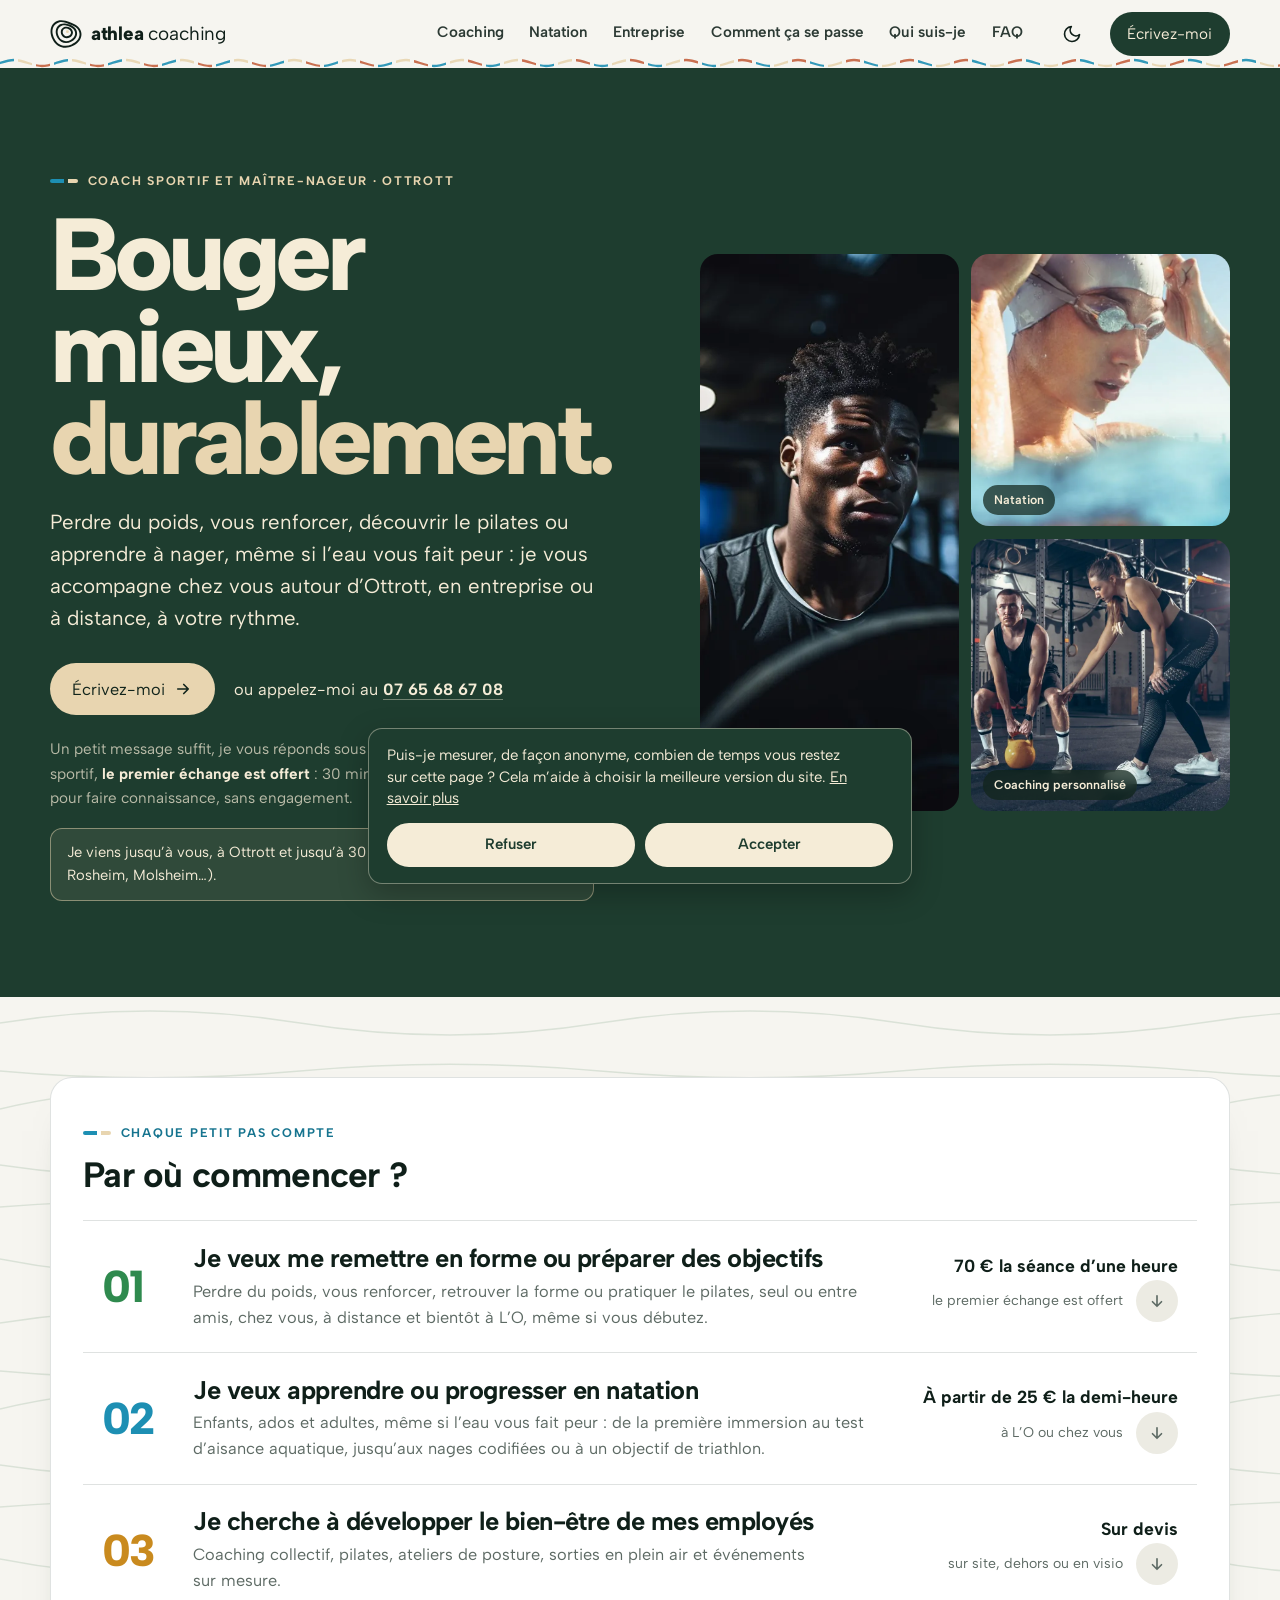
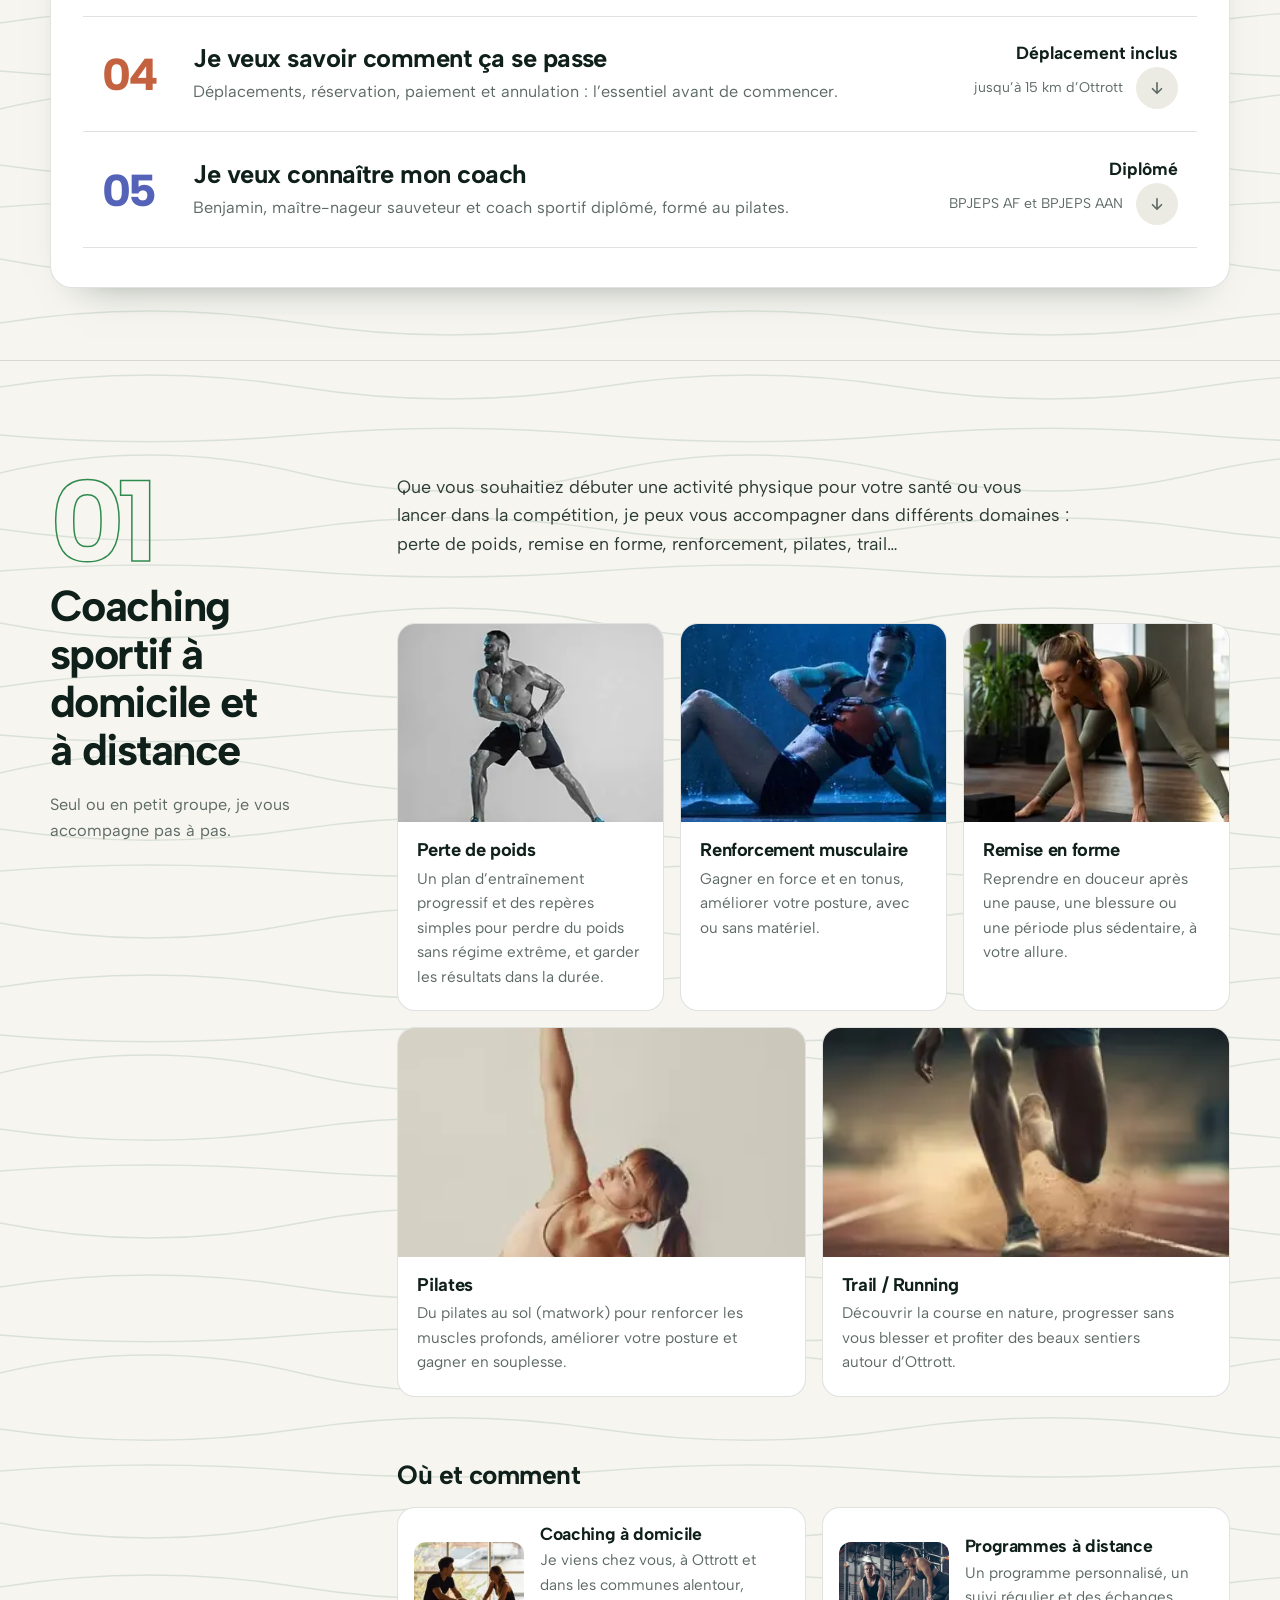
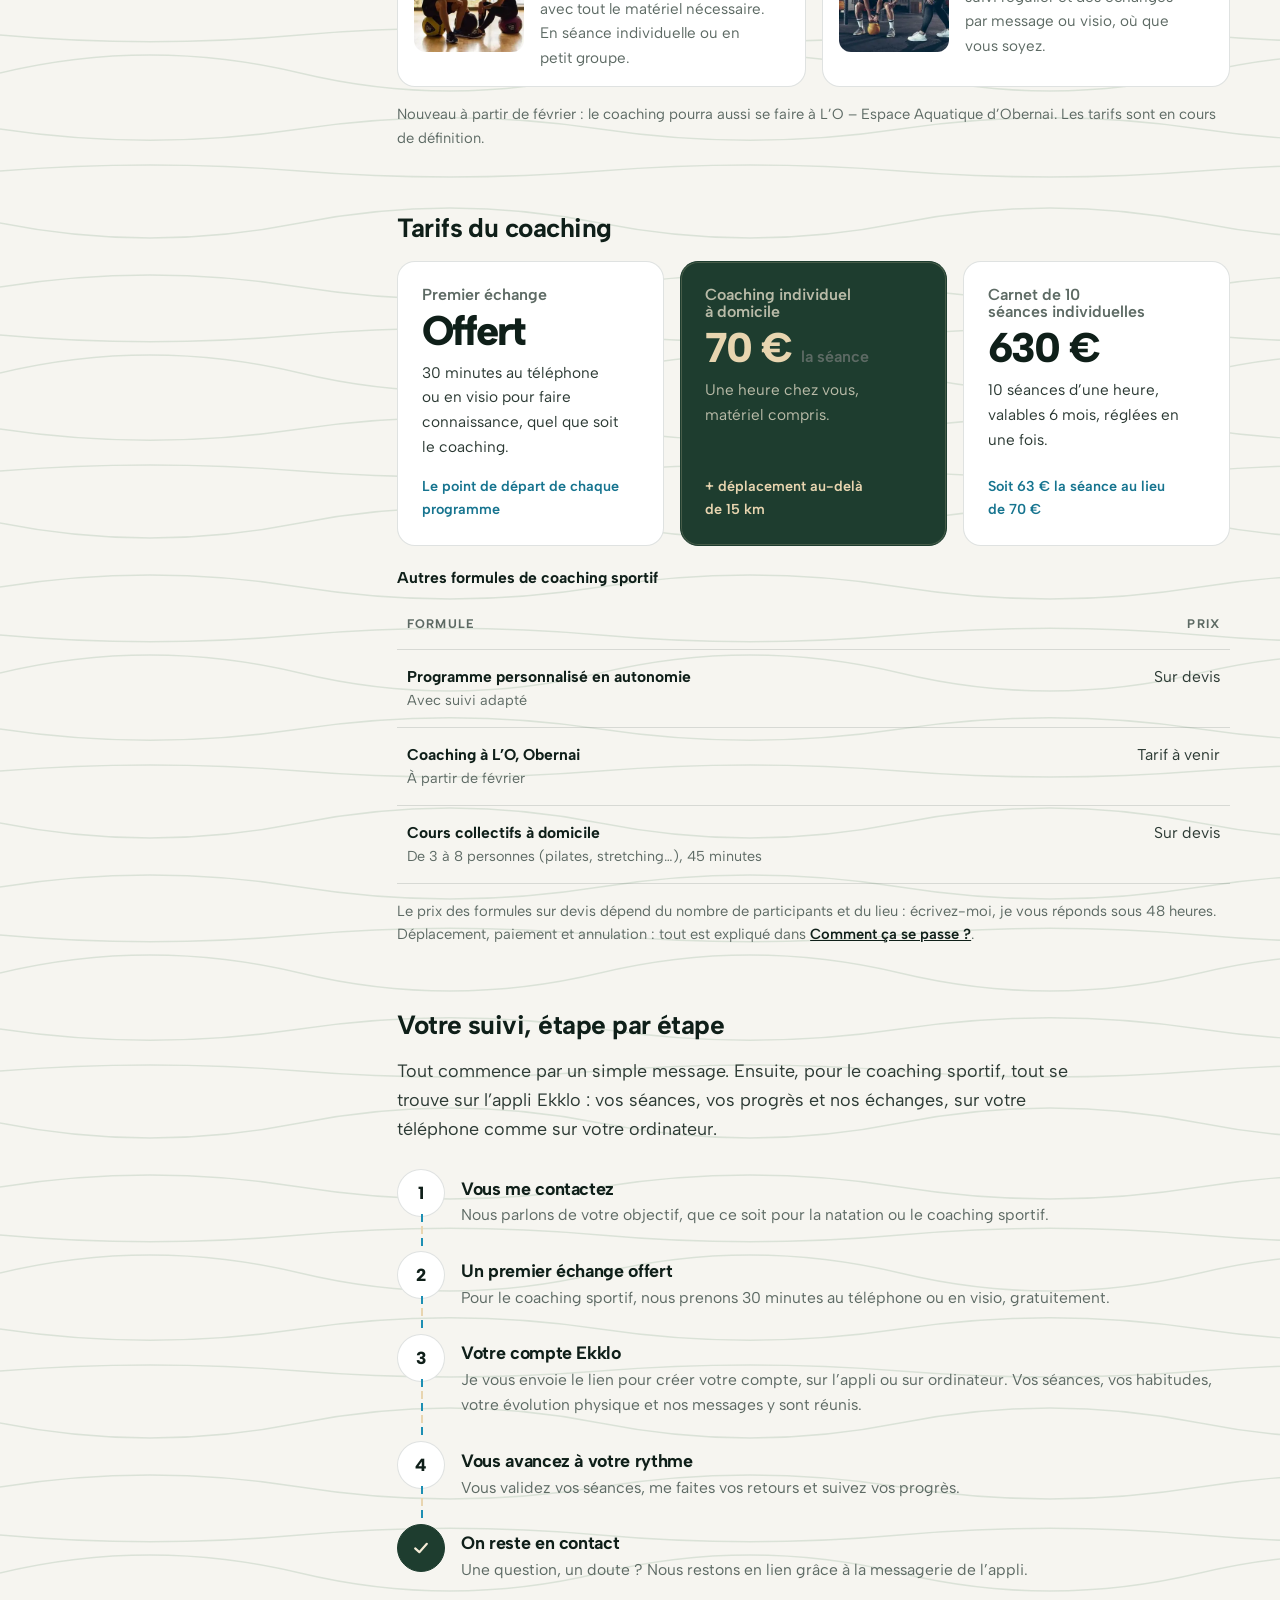
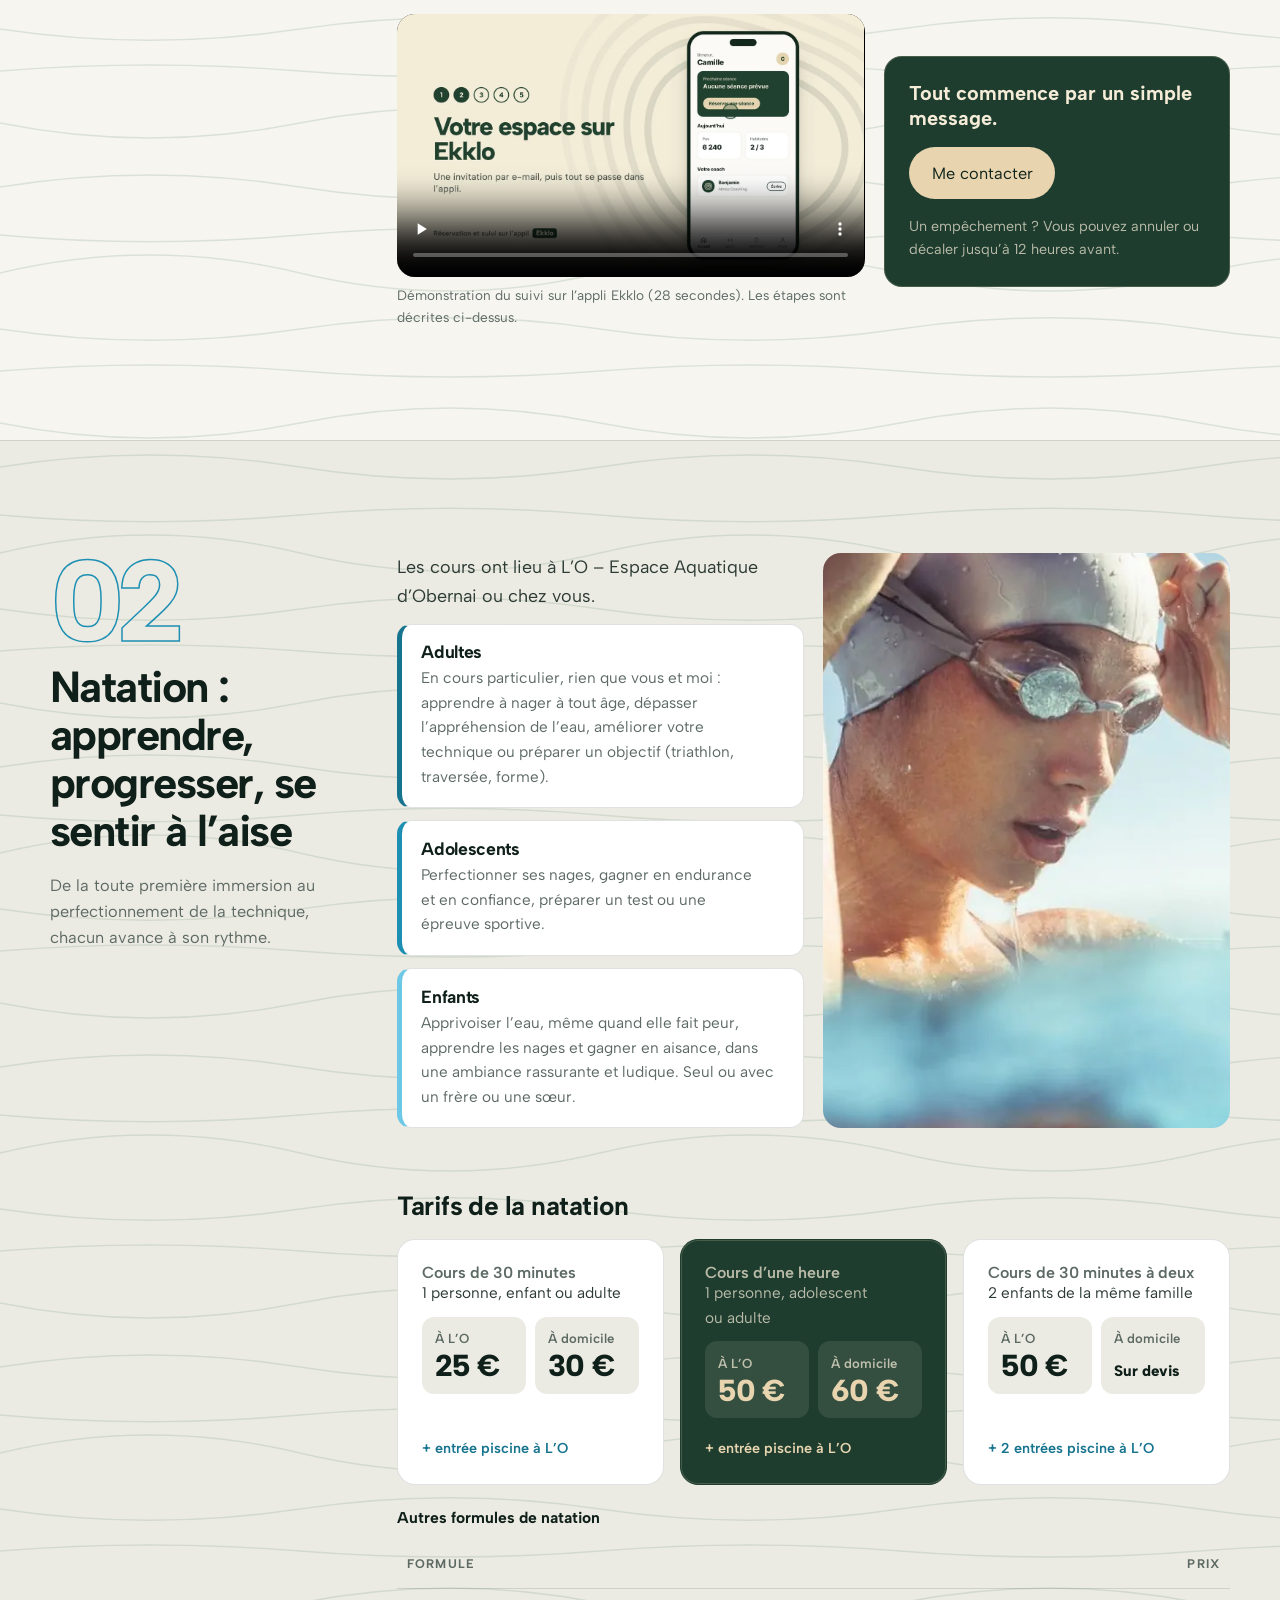
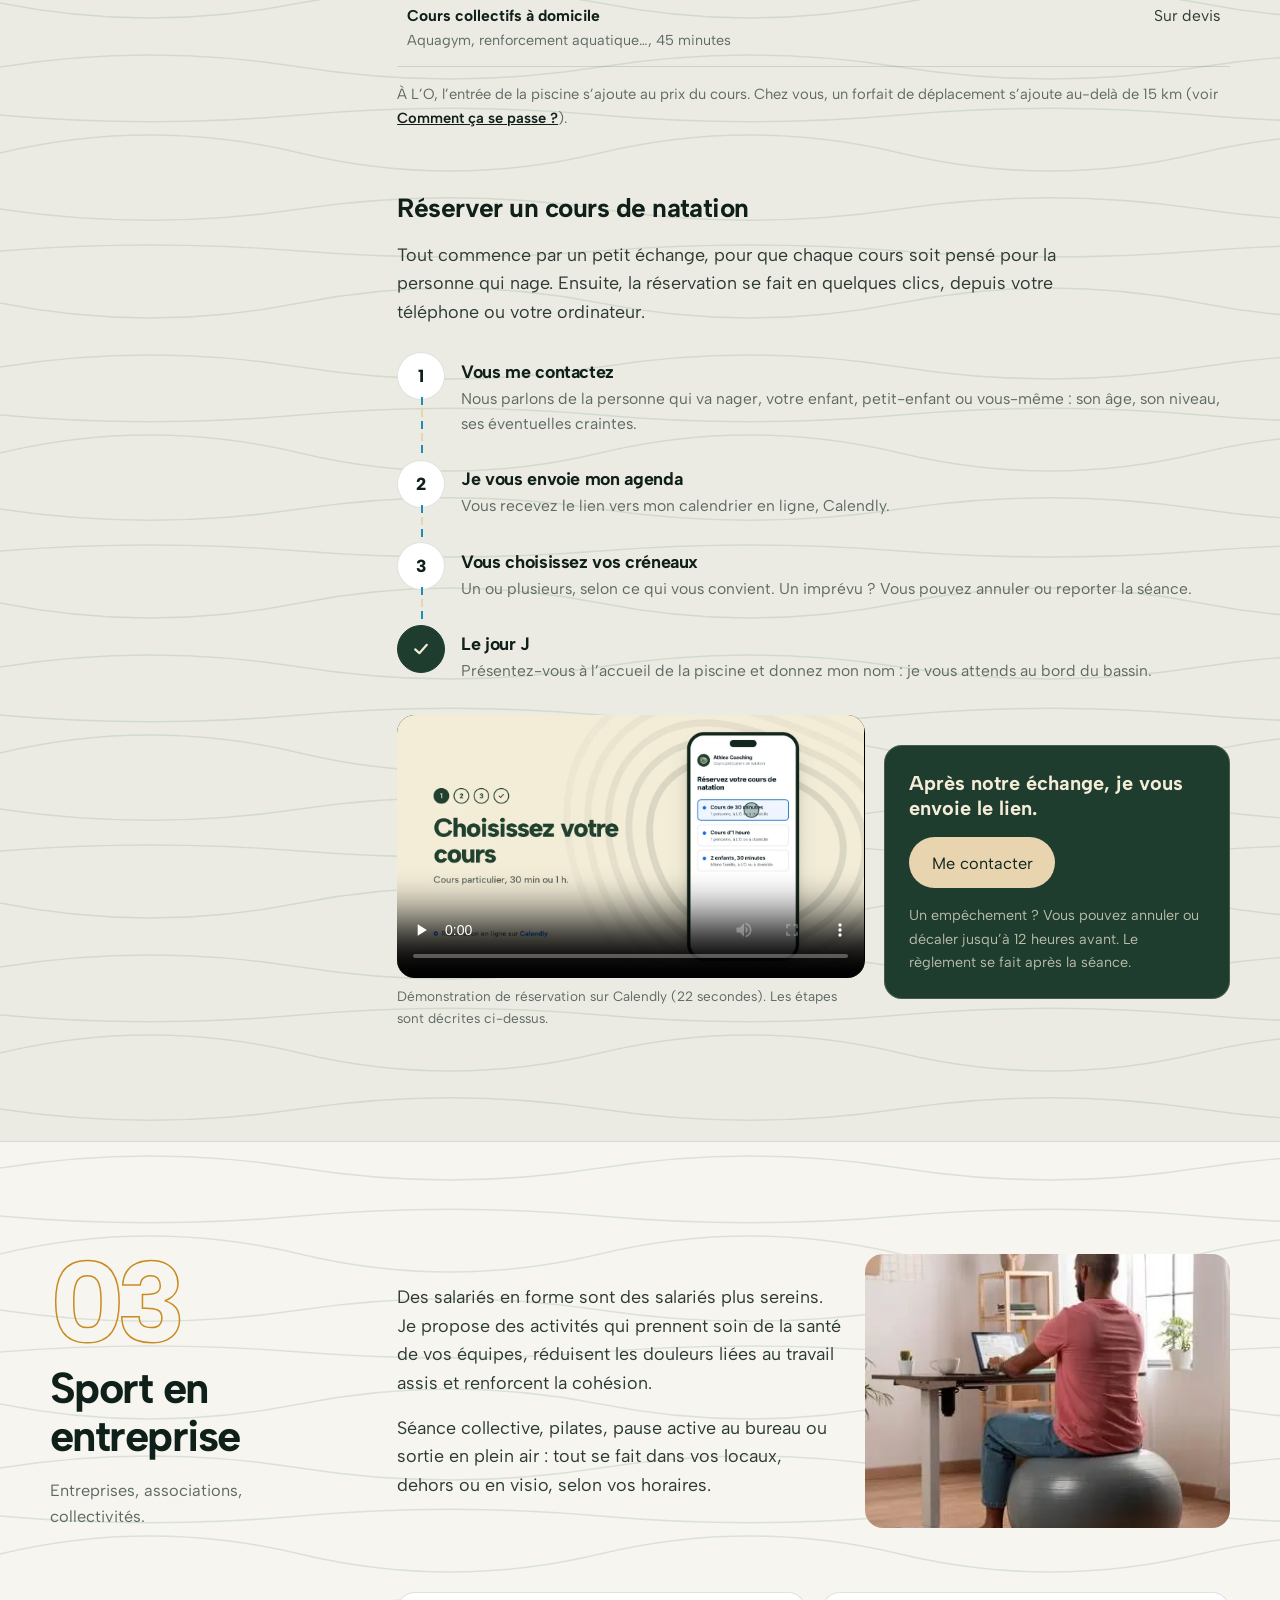
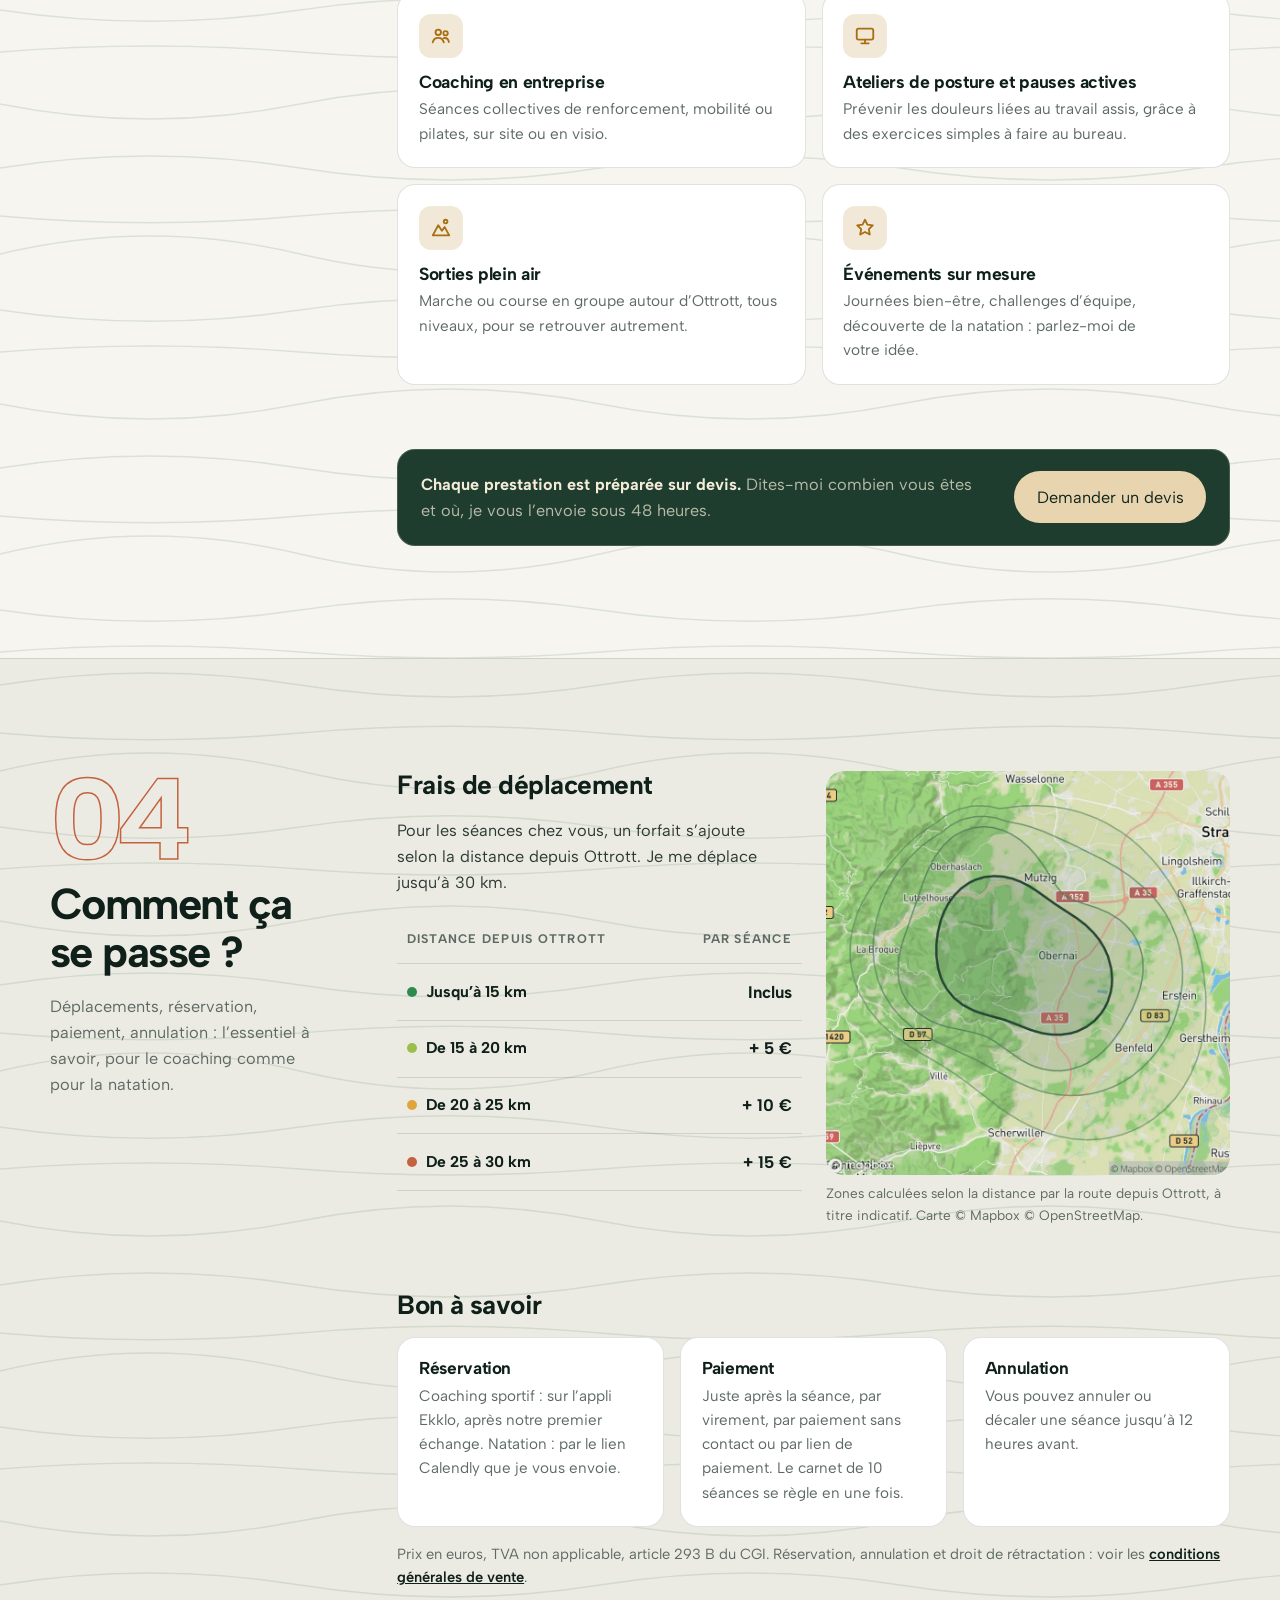
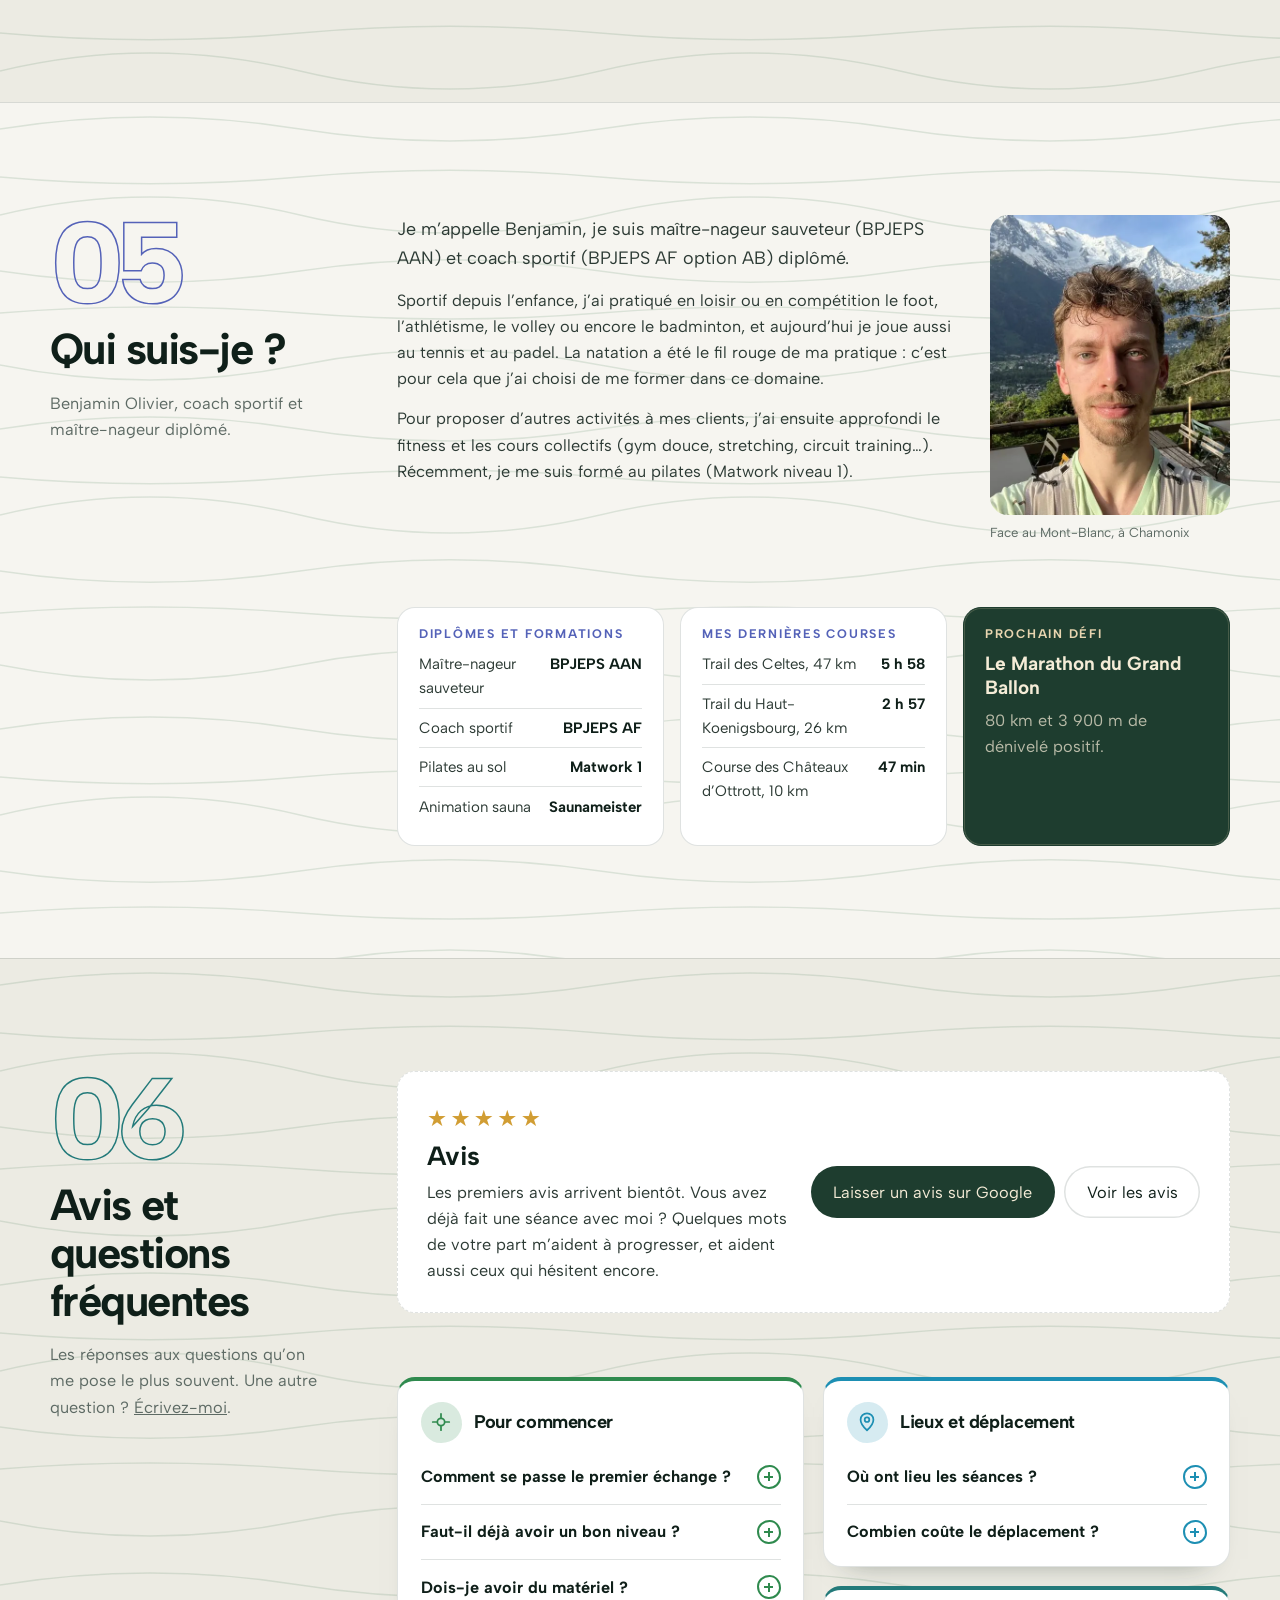
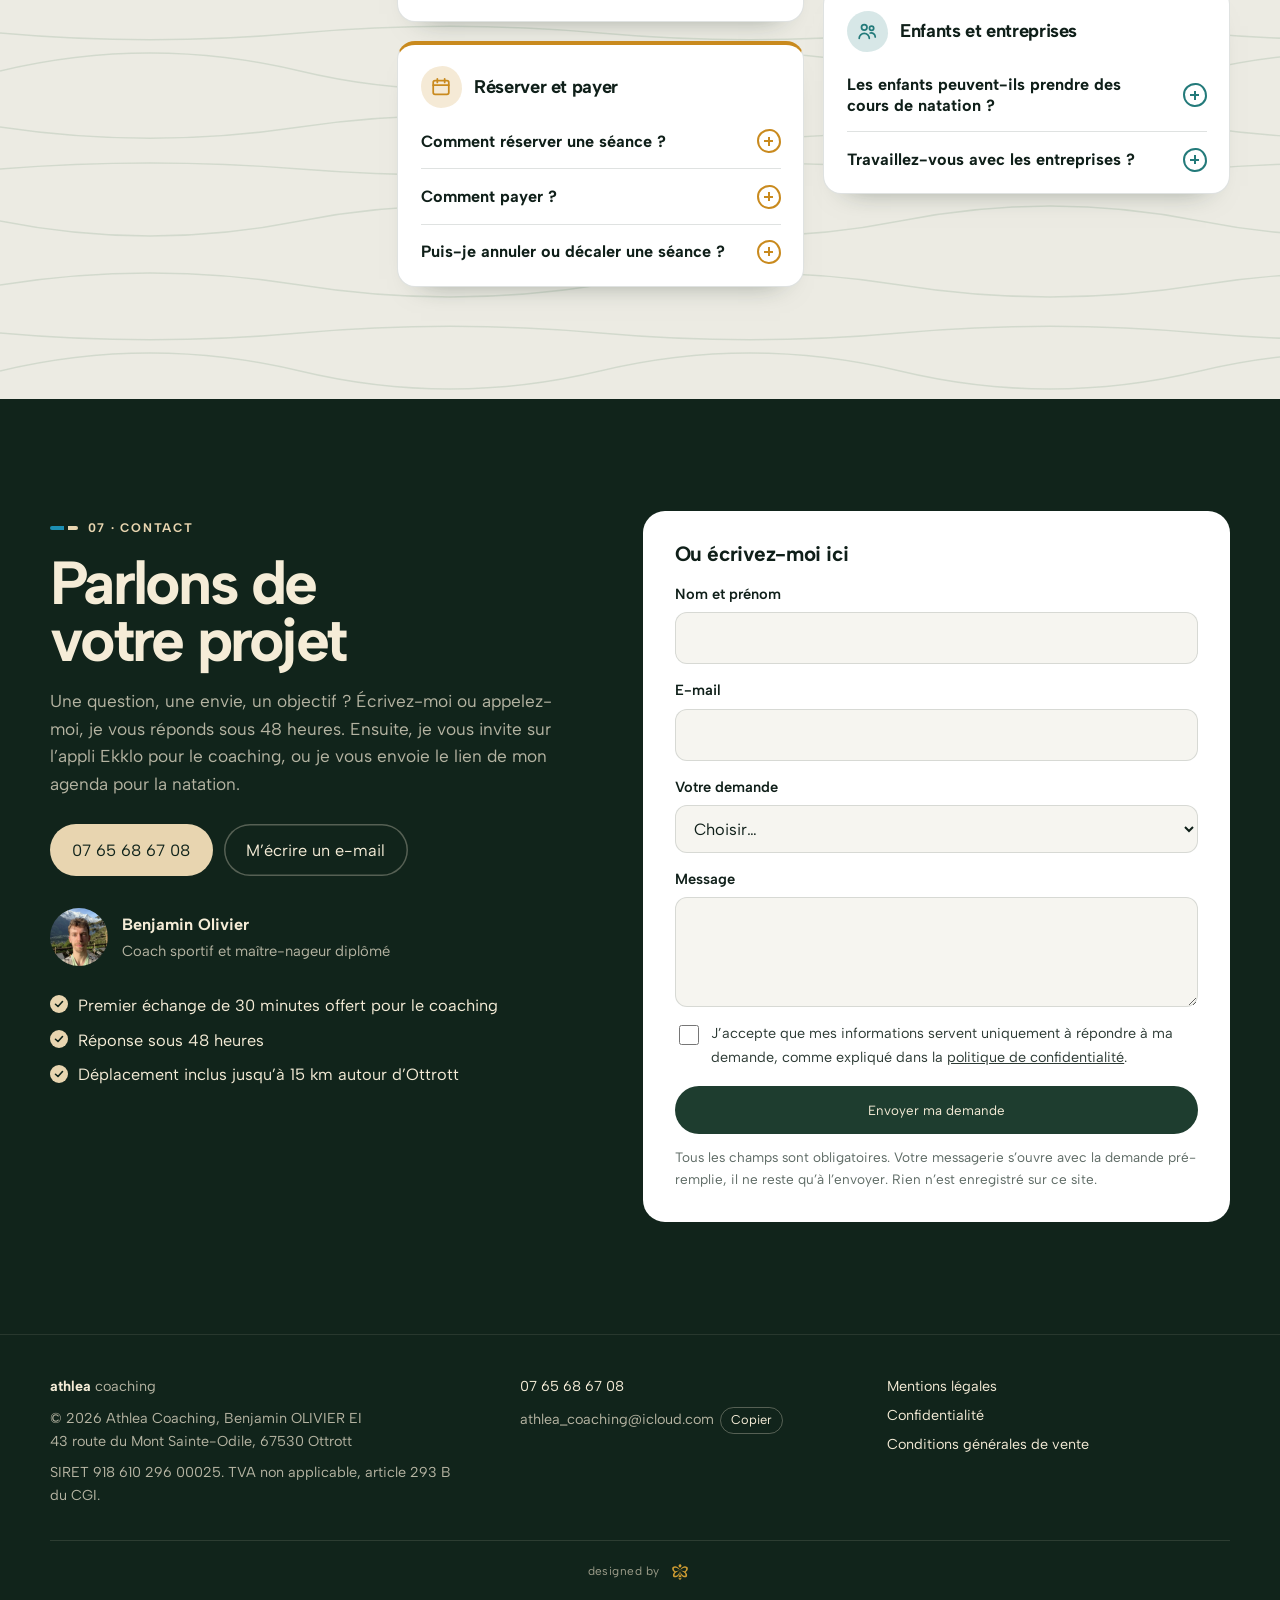
<file: nouvelle-version.html>
<!DOCTYPE html>
<html lang="fr">
<head>
<meta charset="utf-8">
<meta name="viewport" content="width=device-width, initial-scale=1, viewport-fit=cover">
<title>Athlea Coaching, nouvelle version | Coach sportif et maître-nageur à Ottrott</title>
<meta name="description" content="Version de test du site Athlea Coaching : coaching sportif à domicile, natation à Obernai, pilates et sport en entreprise autour d’Ottrott.">
<meta name="robots" content="noindex, follow">
<link rel="canonical" href="https://athleacoaching.fr/">
<meta name="color-scheme" content="light dark">
<meta name="theme-color" content="#f6f5f0">
<link rel="icon" type="image/svg+xml" href="favicon.svg">
<link rel="preload" href="fonts/albert-sans.woff" as="font" type="font/woff" crossorigin>
<style>
@font-face{font-family:"Albert Sans";font-style:normal;font-display:swap;font-weight:100 900;src:url(fonts/albert-sans.woff) format("woff")}
:root{
 --bg:#f6f5f0;--bg2:#ecebe3;--card:#ffffff;--ink:#0f1f19;--text:#2c3a34;--mute:#5d6a64;--line:rgba(15,31,25,.13);
 --forest:#1e3d2f;--deep:#11241b;--water:#16748f;--water2:#1d8fb3;--sand:#e8d5b0;--cream:#f5ecd7;--ocre:#a86f12;
 --on-dark:#f5ecd7;--on-dark2:rgba(245,236,215,.72);--btn:#1e3d2f;--btn-ink:#f5ecd7;
 --rope:repeating-linear-gradient(90deg,var(--water2) 0 14px,transparent 14px 18px,var(--sand) 18px 32px,transparent 32px 36px,#c4613f 36px 50px,transparent 50px 54px);
 --r:18px;--wrap:1180px;--gut:clamp(1rem,4vw,2rem);
 /* une couleur par rubrique (numéros, vague du menu) */
 --c1:#2f8a4e;--c2:#1d8fb3;--c3:#c98a1e;--c4:#c4613f;--c5:#5462b8;--c6:#237a7a;
 --topo:url("data:image/svg+xml,%3Csvg xmlns='http://www.w3.org/2000/svg' width='600' height='300'%3E%3Cpath d='M0 26c100 -16 200 -16 300 0s200 16 300 0M0 74c100 9 200 9 300 0s200 -9 300 0M0 112c100 -24 200 -24 300 0s200 24 300 0M0 168c100 15 200 15 300 0s200 -15 300 0M0 210c100 -8 200 -8 300 0s200 8 300 0M0 262c100 20 200 20 300 0s200 -20 300 0' fill='none' stroke='%234a7c59' stroke-opacity='.16' stroke-width='1.3'/%3E%3C/svg%3E");
}
/* sombre : vert-de-gris chaud plutôt que noir, crème pour le texte, couleurs de rubrique éclaircies */
@media (prefers-color-scheme:dark){:root:not([data-theme="light"]){--bg:#151c18;--bg2:#1a231e;--card:#202b25;--ink:#f5ecd7;--text:#e3ddcc;--mute:#b3ad9b;--line:rgba(245,236,215,.12);--forest:#1f3a2d;--deep:#101713;--water:#8cc6cf;--water2:#5fb3cf;--ocre:#e2b46a;--btn:#e8d5b0;--btn-ink:#11241b;--c1:#7fd19a;--c2:#6cc8e6;--c3:#f0b860;--c4:#ee9473;--c5:#a9b4f0;--c6:#6fd0c6;--topo:url("data:image/svg+xml,%3Csvg xmlns='http://www.w3.org/2000/svg' width='600' height='300'%3E%3Cpath d='M0 26c100 -16 200 -16 300 0s200 16 300 0M0 74c100 9 200 9 300 0s200 -9 300 0M0 112c100 -24 200 -24 300 0s200 24 300 0M0 168c100 15 200 15 300 0s200 -15 300 0M0 210c100 -8 200 -8 300 0s200 8 300 0M0 262c100 20 200 20 300 0s200 -20 300 0' fill='none' stroke='%239cc5a6' stroke-opacity='.1' stroke-width='1.3'/%3E%3C/svg%3E")}}
:root[data-theme="dark"]{--bg:#151c18;--bg2:#1a231e;--card:#202b25;--ink:#f5ecd7;--text:#e3ddcc;--mute:#b3ad9b;--line:rgba(245,236,215,.12);--forest:#1f3a2d;--deep:#101713;--water:#8cc6cf;--water2:#5fb3cf;--ocre:#e2b46a;--btn:#e8d5b0;--btn-ink:#11241b;--c1:#7fd19a;--c2:#6cc8e6;--c3:#f0b860;--c4:#ee9473;--c5:#a9b4f0;--c6:#6fd0c6;--topo:url("data:image/svg+xml,%3Csvg xmlns='http://www.w3.org/2000/svg' width='600' height='300'%3E%3Cpath d='M0 26c100 -16 200 -16 300 0s200 16 300 0M0 74c100 9 200 9 300 0s200 -9 300 0M0 112c100 -24 200 -24 300 0s200 24 300 0M0 168c100 15 200 15 300 0s200 -15 300 0M0 210c100 -8 200 -8 300 0s200 8 300 0M0 262c100 20 200 20 300 0s200 -20 300 0' fill='none' stroke='%239cc5a6' stroke-opacity='.1' stroke-width='1.3'/%3E%3C/svg%3E")}
*,*::before,*::after{box-sizing:border-box}
html{scroll-behavior:smooth;scroll-padding-top:5.5rem;-webkit-text-size-adjust:100%}
@media (prefers-reduced-motion:reduce){html{scroll-behavior:auto}*,*::before,*::after{animation:none!important;transition:none!important}}
body{margin:0;background:var(--bg);color:var(--text);font:400 1.02rem/1.6 "Albert Sans",system-ui,sans-serif;-webkit-font-smoothing:antialiased;overflow-x:hidden}
img,video{display:block;max-width:100%;height:auto}
h1,h2,h3,h4{color:var(--ink);margin:0;line-height:1.1;letter-spacing:-.02em;text-wrap:balance}
p{margin:0;text-wrap:pretty}
a{color:inherit}
ul,ol{margin:0;padding:0;list-style:none}
.wrap{width:min(100% - 2*var(--gut),var(--wrap));margin-inline:auto}
.sr{position:absolute!important;width:1px;height:1px;overflow:hidden;clip:rect(0 0 0 0);white-space:nowrap}
.skip{position:absolute;left:1rem;top:-4rem;z-index:99;background:var(--btn);color:var(--btn-ink);padding:.7rem 1rem;border-radius:10px}
.skip:focus{top:1rem}
:focus-visible{outline:3px solid var(--water2);outline-offset:3px;border-radius:6px}
.kicker{display:inline-flex;align-items:center;gap:.6rem;font-size:.78rem;font-weight:700;letter-spacing:.14em;text-transform:uppercase;color:var(--water)}
.kicker::before{content:"";width:28px;height:4px;border-radius:2px;background:var(--rope)}
.btn{display:inline-flex;align-items:center;justify-content:center;gap:.55rem;min-height:48px;padding:.8rem 1.4rem;border-radius:999px;border:0;background:var(--btn);color:var(--btn-ink);font:700 1rem/1 inherit;font-family:inherit;text-decoration:none;cursor:pointer;transition:transform .2s,box-shadow .2s}
.btn:hover{transform:translateY(-2px);box-shadow:0 10px 24px -12px rgba(0,0,0,.45)}
.btn.ghost{background:transparent;color:var(--ink);box-shadow:inset 0 0 0 1.5px var(--line)}
.btn svg{width:18px;height:18px}
.rope{height:5px;background:var(--rope);border-radius:3px;opacity:.9}

/* en-tête */
.top{position:sticky;top:0;z-index:30;background:color-mix(in srgb,var(--bg) 86%,transparent);backdrop-filter:saturate(1.4) blur(12px);-webkit-backdrop-filter:saturate(1.4) blur(12px)}
.top .wrap{display:flex;align-items:center;gap:1rem;min-height:68px}
.logo{display:flex;align-items:center;gap:.55rem;text-decoration:none;color:var(--ink);font-size:1.18rem;letter-spacing:-.01em;margin-right:auto}
.logo svg{width:32px;height:30px}
.logo b{font-weight:800}
.nav{position:relative;display:flex;gap:.2rem}
.nav a{padding:.5rem .7rem .75rem;white-space:nowrap;text-decoration:none;font-weight:600;font-size:.95rem;color:var(--text);transition:color .2s}
.nav a:hover,.nav a.on{color:var(--ink)}
/* vague sous le menu (reprise de la V35) : le segment coloré suit la lecture */
:root{--navwave:url("data:image/svg+xml,%3Csvg xmlns='http://www.w3.org/2000/svg' width='56' height='10'%3E%3Cpath d='M0 5c4.566-1.537 8.934-3 14-3s9.434 1.463 14 3s8.934 3 14 3s9.434-1.463 14-3' fill='none' stroke='%23000' stroke-width='2.3' stroke-linecap='round'/%3E%3C/svg%3E");--navwave2:url("data:image/svg+xml,%3Csvg xmlns='http://www.w3.org/2000/svg' width='56' height='10'%3E%3Cpath d='M0 5c4.566-1.537 8.934-3 14-3s9.434 1.463 14 3s8.934 3 14 3s9.434-1.463 14-3' fill='none' stroke='%23000' stroke-width='3.6' stroke-linecap='round'/%3E%3C/svg%3E")}
@property --x{syntax:"<length>";inherits:false;initial-value:0px}
@property --rr{syntax:"<length>";inherits:false;initial-value:0px}
@property --cl{syntax:"<color>";inherits:false;initial-value:#2f8a4e}
@property --cr{syntax:"<color>";inherits:false;initial-value:#2f8a4e}
/* posée par le script exactement sur la ligne d'eau en vague de l'en-tête (même hauteur, même phase) */
.nwave{position:absolute;left:0;right:0;bottom:-.1rem;height:10px;pointer-events:none}
.nwave i{position:absolute;inset:0;background:linear-gradient(90deg,var(--cl),var(--cr)) var(--x) 0/max(1px,calc(100% - var(--x) - var(--rr))) 100% no-repeat;opacity:var(--o,0);-webkit-mask:var(--navwave2) var(--ph,0px) 0/56px 10px repeat-x;mask:var(--navwave2) var(--ph,0px) 0/56px 10px repeat-x;clip-path:inset(-2px var(--rr) -2px var(--x) round 6px);transition:opacity .35s}
.nwave.anim i{transition:--x .5s cubic-bezier(.45,.05,.25,1),--rr .5s cubic-bezier(.45,.05,.25,1),--cl .5s,--cr .5s,opacity .35s}
.ibtn{display:grid;place-items:center;width:44px;height:44px;border-radius:50%;border:0;background:transparent;color:var(--ink);cursor:pointer}
.ibtn:hover{background:var(--bg2)}
.ibtn svg{width:20px;height:20px}
.top .btn{min-height:42px;padding:.6rem 1.1rem;font-size:.95rem}
#menubtn{display:none}
/* ligne d'eau en forme de vague, sous tout l'en-tête */
.progress{position:absolute;left:0;right:0;bottom:0;height:10px;background:var(--rope);opacity:.9;pointer-events:none;-webkit-mask:var(--navwave) 0 0/56px 10px repeat-x;mask:var(--navwave) 0 0/56px 10px repeat-x}
@media (max-width:1000px){
 #menubtn{display:grid}
 .nwave{display:none}
 .top .btn{display:none}
 .nav{position:fixed;inset:68px 0 auto 0;flex-direction:column;gap:0;padding:.6rem var(--gut) 1.2rem;background:var(--bg);border-bottom:1px solid var(--line);transform:translateY(-120%);visibility:hidden;transition:transform .3s,visibility .3s}
 .nav a{padding:.9rem .4rem;border-radius:0;border-bottom:1px solid var(--line);font-size:1.05rem}
 .open .nav{transform:none;visibility:visible}
}

/* hero */
.hero{background:var(--forest);color:var(--on-dark);position:relative;overflow:hidden}
.hero .wrap{display:grid;grid-template-columns:1.05fr .95fr;gap:clamp(2rem,5vw,4rem);align-items:center;padding:clamp(3rem,8vw,6rem) 0 clamp(3.5rem,8vw,6rem)}
.hero .kicker{color:var(--sand)}
.hero h1{color:var(--cream);font-size:clamp(3rem,8.4vw,6.4rem);font-weight:800;letter-spacing:-.055em;line-height:.9;margin:1.1rem 0 1.4rem}
.hero h1 em{font-style:normal;color:var(--sand)}
.hero .lead{font-size:clamp(1.1rem,1.7vw,1.28rem);line-height:1.55;color:var(--on-dark);max-width:34rem}
.hero .acts{display:flex;flex-wrap:wrap;align-items:center;gap:.8rem 1.2rem;margin-top:1.8rem}
.hero .btn{background:var(--sand);color:#11241b}
.hero .tel{color:var(--on-dark);font-weight:700;text-decoration:none;border-bottom:1.5px solid rgba(245,236,215,.4)}
.hero .tel:hover{border-color:var(--sand)}
.hero .note{margin-top:1.4rem;font-size:.95rem;color:var(--on-dark2);max-width:34rem}
.hero .note b{color:var(--cream)}
.mosaic{display:grid;grid-template-columns:1fr 1fr;grid-template-rows:1fr 1fr;gap:.8rem;aspect-ratio:1/1.05}
.mosaic figure{margin:0;border-radius:var(--r);overflow:hidden;position:relative}
.mosaic figure:first-child{grid-row:1/3}
.mosaic img{width:100%;height:100%;object-fit:cover}
.mosaic figcaption{position:absolute;left:.7rem;bottom:.7rem;padding:.3rem .7rem;border-radius:999px;background:rgba(17,36,27,.72);color:var(--cream);font-size:.78rem;font-weight:600;backdrop-filter:blur(6px)}
@media (max-width:860px){.hero .wrap{grid-template-columns:1fr}.mosaic{aspect-ratio:1/.8;max-width:520px}}
.badge{margin-top:1.1rem;max-width:34rem;padding:.75rem 1rem;border:1.5px solid rgba(232,213,176,.5);border-radius:12px;background:rgba(232,213,176,.09);font-size:.92rem;color:var(--on-dark)}

/* couloirs */
.lanes{padding:clamp(3rem,7vw,5rem) 0 clamp(3rem,6vw,4.5rem);background:var(--bg) var(--topo) 0 0/600px 300px}
.lanes .wrap{background:var(--card);border:1px solid var(--line);border-radius:22px;padding:clamp(1.4rem,3.5vw,2.4rem) clamp(1rem,3vw,2rem);box-shadow:0 22px 40px -32px rgba(20,40,30,.55)}
.lanes h2{font-size:clamp(1.6rem,3vw,2.2rem);margin:.8rem 0 1.6rem}
.lane{display:grid;grid-template-columns:4.5rem 1fr auto;gap:1.2rem;align-items:center;padding:1.4rem 1.2rem;border-top:1px solid var(--line);text-decoration:none;color:inherit;position:relative;transition:background .25s}
.lane:last-child{border-bottom:1px solid var(--line)}
.lane::before{content:"";position:absolute;left:0;right:0;top:-1px;height:4px;background:var(--rope);transform:scaleX(0);transform-origin:left;transition:transform .5s cubic-bezier(.2,.7,.2,1)}
.lane:hover{background:var(--bg2)}
.lane:hover::before{transform:scaleX(1)}
.lane .n{font-size:2.8rem;font-weight:800;letter-spacing:-.05em;color:var(--lc);line-height:1}
.lane h3{font-size:clamp(1.25rem,2.2vw,1.6rem)}
.lane p{color:var(--mute);margin-top:.35rem;max-width:44rem}
.lane .px{text-align:right;white-space:nowrap}
.lane .px b{display:block;color:var(--ink);font-size:1.1rem}
.lane .px span{font-size:.88rem;color:var(--mute)}
.lane .arr{display:inline-grid;place-items:center;width:42px;height:42px;border-radius:50%;background:var(--bg2);margin-left:.8rem;vertical-align:middle;transition:transform .25s,background .25s}
.lane:hover .arr{transform:translateY(3px);background:var(--lc);color:var(--bg)}
.lane .arr svg{width:18px;height:18px}
.zone-line{margin-top:1.2rem;color:var(--mute);font-size:.95rem}
.zone-line b{color:var(--ink)}
@media (max-width:700px){.lane{grid-template-columns:3rem 1fr;padding:1.2rem .2rem}.lane .n{font-size:2rem}.lane .px{grid-column:2;text-align:left}.lane .arr{display:none}}

/* sections */
.sec{padding:clamp(4rem,9vw,7rem) 0;border-top:1px solid var(--line);background:var(--bg) var(--topo) 0 0/600px 300px}
.sec.alt{background-color:var(--bg2)}
.sgrid{display:grid;grid-template-columns:minmax(0,.34fr) minmax(0,1fr);gap:clamp(2rem,5vw,4.5rem)}
.side{position:sticky;top:6rem;align-self:start}
.side .num{display:block;font-size:clamp(4rem,9vw,7.5rem);font-weight:800;letter-spacing:-.07em;line-height:.85;color:transparent;-webkit-text-stroke:1.5px var(--sc,var(--water));margin-bottom:.8rem}
.side h2{font-size:clamp(1.9rem,3.4vw,2.8rem);letter-spacing:-.035em}
.side p{margin-top:1rem;color:var(--mute)}
.side .btn{margin-top:1.4rem}
.body>*+*{margin-top:clamp(2.8rem,5vw,4rem)}
.body h3{font-size:clamp(1.3rem,2.2vw,1.65rem);margin-bottom:1.1rem}
.intro{font-size:1.12rem;color:var(--text);max-width:42rem}
@media (max-width:900px){.sgrid{grid-template-columns:1fr}.side{position:static}}

/* spécialités */
.specs{display:grid;grid-template-columns:repeat(6,1fr);gap:1rem}
.spec{grid-column:span 2;background:var(--card);border:1px solid var(--line);border-radius:var(--r);overflow:hidden;display:flex;flex-direction:column}
.spec:nth-child(4),.spec:nth-child(5){grid-column:span 3}
.spec figure{margin:0;aspect-ratio:4/3;overflow:hidden}
.spec:nth-child(4) figure,.spec:nth-child(5) figure{aspect-ratio:16/9}
.spec img{width:100%;height:100%;object-fit:cover;transition:transform .6s cubic-bezier(.2,.7,.2,1)}
.spec:hover img{transform:scale(1.04)}
.spec div{padding:1.1rem 1.2rem 1.3rem}
.spec h4{font-size:1.15rem;margin-bottom:.4rem}
.spec p{font-size:.96rem;color:var(--mute)}
@media (max-width:900px){.specs{grid-template-columns:1fr 1fr}.spec,.spec:nth-child(4),.spec:nth-child(5){grid-column:span 1}.spec:nth-child(5){grid-column:1/-1}}
@media (max-width:560px){.specs{grid-template-columns:1fr}.spec:nth-child(5){grid-column:auto}}

.duo{display:grid;grid-template-columns:1fr 1fr;gap:1rem}
.how{display:flex;gap:1rem;align-items:center;background:var(--card);border:1px solid var(--line);border-radius:var(--r);padding:1rem}
.how img{width:110px;height:110px;object-fit:cover;border-radius:12px;flex:none}
.how h4{font-size:1.1rem;margin-bottom:.3rem}
.how p{font-size:.95rem;color:var(--mute)}
@media (max-width:700px){.duo{grid-template-columns:1fr}.how img{width:84px;height:84px}}

/* étapes */
.steps{counter-reset:s;position:relative;display:grid;gap:0}
.steps li{position:relative;display:grid;grid-template-columns:3rem 1fr;gap:1rem;padding-bottom:1.5rem}
.steps li::before{content:"";position:absolute;left:1.5rem;top:2.8rem;bottom:.2rem;width:2px;background:repeating-linear-gradient(180deg,var(--water2) 0 8px,transparent 8px 12px,var(--sand) 12px 20px,transparent 20px 24px)}
.steps li:last-child{padding-bottom:0}
.steps li:last-child::before{display:none}
.steps .k{display:grid;place-items:center;width:3rem;height:3rem;border-radius:50%;background:var(--card);border:1.5px solid var(--line);font-weight:800;color:var(--ink);font-size:1.1rem}
.steps li:last-child .k{background:var(--forest);border-color:var(--forest);color:var(--cream)}
.steps .k svg{width:20px;height:20px}
.steps h4{font-size:1.12rem;margin:.6rem 0 .25rem}
.steps p{color:var(--mute);font-size:.98rem}
.demo{display:grid;grid-template-columns:1.35fr 1fr;gap:1.2rem;align-items:center;margin-top:2rem}
.demo figure{margin:0}
.demo video{width:100%;border-radius:var(--r);background:#000;aspect-ratio:16/9}
.demo figcaption{font-size:.85rem;color:var(--mute);margin-top:.5rem}
.cta-card{background:var(--forest);color:var(--on-dark);border-radius:var(--r);padding:1.6rem}
.cta-card strong{display:block;font-size:1.25rem;color:var(--cream);margin-bottom:1rem;line-height:1.25}
.cta-card .btn{background:var(--sand);color:#11241b}
.cta-card p{margin-top:1rem;font-size:.9rem;color:var(--on-dark2)}
@media (max-width:800px){.demo{grid-template-columns:1fr}}

/* prix */
.prices{display:grid;grid-template-columns:repeat(3,1fr);gap:1rem}
.price{background:var(--card);border:1px solid var(--line);border-radius:var(--r);padding:1.5rem;display:flex;flex-direction:column}
.price h4{font-size:1rem;color:var(--mute);font-weight:600;letter-spacing:0}
.price .amt{font-size:2.6rem;font-weight:800;letter-spacing:-.05em;color:var(--ink);margin:.4rem 0 .6rem;line-height:1}
.price .amt small{font-size:1rem;font-weight:600;letter-spacing:0;color:var(--mute)}
.price p{font-size:.96rem}
.price .foot{margin-top:auto;padding-top:1rem;font-size:.9rem;font-weight:600;color:var(--water)}
.price.hl{background:var(--forest);border-color:var(--forest);color:var(--on-dark)}
.price.hl h4,.price.hl p{color:var(--on-dark2)}
.price.hl .amt{color:var(--sand)}
.price.hl .foot{color:var(--sand)}
.two{display:grid;grid-template-columns:1fr 1fr;gap:.6rem;margin:.7rem 0 .2rem}
.two div{padding:.7rem .8rem;border-radius:12px;background:var(--bg2)}
.two span{display:block;font-size:.82rem;font-weight:600;color:var(--mute)}
.two b{display:block;font-size:1.9rem;font-weight:800;letter-spacing:-.04em;color:var(--ink);line-height:1.1}
.two b small{font-size:.95rem;letter-spacing:0}
.price.hl .two div{background:rgba(245,236,215,.1)}
.price.hl .two span{color:var(--on-dark2)}
.price.hl .two b{color:var(--sand)}
.price.hl,.fact.goal,.pro-cta,.cta-card{box-shadow:inset 0 0 0 1px rgba(232,213,176,.2)}
@media (max-width:860px){.prices{grid-template-columns:1fr}}
.tbl{width:100%;border-collapse:collapse;margin-top:1.2rem;font-size:.98rem}
.tbl caption{text-align:left;font-weight:700;color:var(--ink);padding-bottom:.6rem}
.tbl th,.tbl td{padding:.9rem .6rem;border-bottom:1px solid var(--line);text-align:left;vertical-align:top}
.tbl thead th{font-size:.78rem;letter-spacing:.1em;text-transform:uppercase;color:var(--mute);font-weight:700}
.tbl tbody th{font-weight:700;color:var(--ink)}
.tbl tbody th span{display:block;font-weight:400;color:var(--mute);font-size:.9rem}
.tbl td{white-space:nowrap}
.tbl td b{color:var(--ink);font-size:1.05rem}
.tbl td small{display:block;color:var(--mute);font-size:.84rem}
.tbl .r{text-align:right}
.small{font-size:.92rem;color:var(--mute);margin-top:1rem}
.small a{color:var(--ink);font-weight:600}
@media (max-width:620px){
 .tbl.stack thead{display:none}
 .tbl.stack tr{display:block;padding:.8rem 0;border-bottom:1px solid var(--line)}
 .tbl.stack th,.tbl.stack td{display:block;border:0;padding:.2rem 0}
 .tbl.stack td{display:flex;justify-content:space-between;gap:1rem;white-space:normal}
 .tbl.stack td::before{content:attr(data-l);color:var(--mute);font-size:.9rem}
 .tbl.stack .r{text-align:right}
}

/* natation */
.swim-head{display:grid;grid-template-columns:1fr 1fr;gap:1.2rem;align-items:stretch}
.swim-head figure{margin:0;border-radius:var(--r);overflow:hidden;min-height:260px}
.swim-head img{width:100%;height:100%;object-fit:cover}
.pubs{display:grid;gap:.8rem}
.pub{background:var(--card);border:1px solid var(--line);border-left:5px solid var(--pc);border-radius:14px;padding:1.1rem 1.2rem}
.pub h4{font-size:1.1rem;margin-bottom:.3rem}
.pub p{font-size:.96rem;color:var(--mute)}
@media (max-width:800px){.swim-head{grid-template-columns:1fr}}

/* entreprise */
.offers{display:grid;grid-template-columns:1fr 1fr;gap:1rem}
.offer{padding:1.3rem;border-radius:var(--r);background:var(--card);border:1px solid var(--line)}
.offer .ic{display:grid;place-items:center;width:44px;height:44px;border-radius:12px;background:color-mix(in srgb,var(--ocre) 16%,transparent);color:var(--ocre);margin-bottom:.9rem}
.offer .ic svg{width:22px;height:22px}
.offer h4{font-size:1.1rem;margin-bottom:.35rem}
.offer p{font-size:.96rem;color:var(--mute)}
.pro-head{display:grid;grid-template-columns:1.1fr .9fr;gap:1.4rem;align-items:center}
.pro-head .intro+.intro{margin-top:1rem}
.pro-photo{margin:0;border-radius:var(--r);overflow:hidden;aspect-ratio:4/3}
.pro-photo img{width:100%;height:100%;object-fit:cover}
.pro-cta{display:flex;flex-wrap:wrap;align-items:center;gap:1rem 1.4rem;padding:1.4rem 1.5rem;border-radius:var(--r);background:var(--forest);color:var(--on-dark)}
.pro-cta p{flex:1 1 18rem;color:var(--on-dark2)}
.pro-cta b{color:var(--cream)}
.pro-cta .btn{background:var(--sand);color:#11241b}
@media (max-width:800px){.pro-head{grid-template-columns:1fr}}
@media (max-width:640px){.offers{grid-template-columns:1fr}}

/* infos */
.travel{display:grid;grid-template-columns:1fr 1fr;gap:1.5rem;align-items:start}
.travel figure{margin:0}
.travel img{border-radius:var(--r);width:100%}
.travel figcaption{font-size:.85rem;color:var(--mute);margin-top:.5rem}
.tbl th .dot,.dot{display:inline-block;width:10px;height:10px;border-radius:50%;margin-right:.55rem;background:var(--dc)}
.good{display:grid;grid-template-columns:repeat(3,1fr);gap:1rem}
.good div{padding:1.3rem;border-radius:var(--r);background:var(--card);border:1px solid var(--line)}
.good h4{font-size:1.08rem;margin-bottom:.35rem}
.good p{font-size:.95rem;color:var(--mute)}
@media (max-width:860px){.travel,.good{grid-template-columns:1fr}}

/* à propos */
.about{display:grid;grid-template-columns:minmax(0,1fr) 15rem;gap:1.6rem;align-items:start}
.about figure{margin:0}
.about img{border-radius:var(--r);width:100%;aspect-ratio:4/5;object-fit:cover}
.about figcaption{font-size:.82rem;color:var(--mute);margin-top:.45rem}
.about p+p{margin-top:.9rem}
.facts{display:grid;grid-template-columns:repeat(3,1fr);gap:1rem}
.fact{padding:1.2rem 1.3rem;border-radius:var(--r);background:var(--card);border:1px solid var(--line)}
.fact h3{font-size:.78rem;letter-spacing:.14em;text-transform:uppercase;color:var(--sc);margin-bottom:.7rem}
.fact li{display:flex;justify-content:space-between;gap:.8rem;padding:.45rem 0;border-top:1px solid var(--line);font-size:.94rem}
.fact li:first-child{border-top:0;padding-top:0}
.fact li b{color:var(--ink);white-space:nowrap}
.fact.goal{background:var(--forest);border-color:var(--forest);color:var(--on-dark2)}
.fact.goal h3{color:var(--sand)}
.fact.goal b{display:block;color:var(--cream);font-size:1.2rem;line-height:1.25;margin-bottom:.4rem}
@media (max-width:860px){.facts{grid-template-columns:1fr}}
@media (max-width:640px){.about{grid-template-columns:1fr}.about figure{max-width:15rem}}

/* avis */
.reviews{display:grid;grid-template-columns:1fr auto;gap:1.5rem;align-items:center;padding:1.8rem;border-radius:var(--r);background:var(--card);border:1px dashed var(--line)}
.reviews .stars{font-size:1.4rem;letter-spacing:.15em;color:#d19d33}
.reviews .acts{display:flex;flex-wrap:wrap;gap:.6rem}
@media (max-width:760px){.reviews{grid-template-columns:1fr}}

/* faq (cartes reprises de la V35) */
.faqs{display:grid;grid-template-columns:repeat(2,minmax(0,1fr));gap:1.2rem;align-items:start}
.fcol{display:grid;gap:1.2rem;align-content:start}
.fcard{background:var(--card);border:1px solid var(--line);border-top:4px solid var(--c);border-radius:var(--r);padding:1.3rem 1.4rem .4rem;box-shadow:0 16px 28px -24px rgba(20,40,30,.55)}
.fcard h3{display:flex;align-items:center;gap:.75rem;margin:0 0 .4rem;font-size:1.15rem}
.fico{flex:none;display:grid;place-items:center;width:2.6rem;height:2.6rem;border-radius:52% 46% 50% 48%/48% 54% 46% 52%;background:color-mix(in srgb,var(--c) 18%,transparent);color:var(--c)}
.fico svg{width:22px;height:22px}
.fcard details{border-bottom:1px solid var(--line)}
.fcard details:last-child{border-bottom:0}
.fcard summary{list-style:none;cursor:pointer;display:flex;justify-content:space-between;align-items:center;gap:1.2rem;padding:.95rem 0;font-weight:700;font-size:1.02rem;line-height:1.3;color:var(--ink)}
.fcard summary::-webkit-details-marker{display:none}
.fcard summary::after{content:"";flex:none;width:24px;height:24px;border-radius:52% 46% 50% 48%/48% 54% 46% 52%;border:2px solid var(--c);background:linear-gradient(var(--c),var(--c)) center/9px 2px no-repeat,linear-gradient(var(--c),var(--c)) center/2px 9px no-repeat;transition:transform .25s}
.fcard details[open] summary::after{background:linear-gradient(var(--c),var(--c)) center/9px 2px no-repeat;transform:rotate(180deg)}
.fcard details p{padding:0 0 1.1rem;color:var(--mute)}
@media (max-width:800px){.faqs{grid-template-columns:1fr}}

/* contact */
.contact{background:var(--deep);color:var(--on-dark);padding:clamp(4rem,9vw,7rem) 0;position:relative}
.contact .sgrid{grid-template-columns:minmax(0,.9fr) minmax(0,1fr)}
.contact h2{color:var(--cream);font-size:clamp(2.2rem,5vw,3.8rem);letter-spacing:-.045em;line-height:.95}
.contact .kicker{color:var(--sand)}
.contact .lead{margin-top:1.2rem;color:var(--on-dark2);font-size:1.08rem;max-width:32rem}
.contact .direct{display:flex;flex-wrap:wrap;gap:.7rem;margin-top:1.6rem}
.contact .direct .btn{background:var(--sand);color:#11241b}
.contact .direct .btn.ghost{background:transparent;color:var(--cream);box-shadow:inset 0 0 0 1.5px rgba(245,236,215,.3)}
.coach{display:flex;align-items:center;gap:.9rem;margin-top:2rem}
.coach img{width:58px;height:58px;border-radius:50%;object-fit:cover}
.coach b{display:block;color:var(--cream)}
.coach span{font-size:.92rem;color:var(--on-dark2)}
.ticks{margin-top:1.6rem;display:grid;gap:.55rem}
.ticks li{display:flex;gap:.6rem;align-items:flex-start;color:var(--on-dark)}
.ticks li::before{content:"";flex:none;width:18px;height:18px;margin-top:.2rem;border-radius:50%;background:var(--sand) url("data:image/svg+xml,%3Csvg xmlns='http://www.w3.org/2000/svg' viewBox='0 0 24 24' fill='none' stroke='%2311241b' stroke-width='3.2' stroke-linecap='round' stroke-linejoin='round'%3E%3Cpath d='M5 12.5 10 17 19 7'/%3E%3C/svg%3E") center/12px no-repeat}
.form{background:var(--card);color:var(--text);border-radius:22px;padding:clamp(1.3rem,3vw,2rem)}
.form h3{font-size:1.3rem;margin-bottom:1.1rem}
.f{display:grid;gap:.35rem;margin-bottom:.95rem}
.f label{font-weight:600;font-size:.92rem;color:var(--ink)}
.f input,.f select,.f textarea{width:100%;font:inherit;color:var(--ink);background:var(--bg);border:1.5px solid var(--line);border-radius:12px;padding:.75rem .9rem;min-height:48px}
.f textarea{min-height:110px;resize:vertical}
.f input:focus,.f select:focus,.f textarea:focus{outline:none;border-color:var(--water2);box-shadow:0 0 0 3px color-mix(in srgb,var(--water2) 25%,transparent)}
.chk{display:flex;gap:.6rem;align-items:flex-start;font-size:.9rem;margin:.3rem 0 1.1rem}
.chk input{width:20px;height:20px;margin-top:.15rem;flex:none;accent-color:var(--forest)}
.form .btn{width:100%}
.form .fine{font-size:.85rem;color:var(--mute);margin-top:.8rem}
.hp{position:absolute;left:-9999px}
.ok{display:none;text-align:center;padding:1rem 0}
.ok.show{display:block}
.ok h3{margin:.6rem 0}
.webmail{display:flex;flex-wrap:wrap;justify-content:center;gap:.5rem;margin-top:1rem}
.webmail .btn{width:auto;min-height:42px;padding:.55rem 1rem;font-size:.92rem}
@media (max-width:900px){.contact .sgrid{grid-template-columns:1fr}}

/* pied de page */
footer{background:var(--deep);color:var(--on-dark2);font-size:.9rem;padding:2.5rem 0 1.5rem;border-top:1px solid rgba(245,236,215,.1)}
footer .wrap{display:grid;grid-template-columns:1.3fr 1fr 1fr;gap:1.5rem}
footer b{color:var(--cream)}
footer a{color:var(--on-dark);text-decoration:none}
footer a:hover{text-decoration:underline}
footer p+p{margin-top:.5rem}
footer .links a{display:block;margin-bottom:.35rem}
.copy{font:inherit;font-size:.8rem;border:1px solid rgba(245,236,215,.3);background:transparent;color:var(--on-dark);border-radius:999px;padding:.15rem .6rem;margin-left:.4rem;cursor:pointer}
.bydesign{grid-column:1/-1;display:flex;align-items:center;justify-content:center;gap:.45rem;margin-top:.6rem;padding-top:1.1rem;border-top:1px solid rgba(245,236,215,.12);font-size:.74rem;letter-spacing:.04em;color:rgba(217,208,185,.7)}
.bydesign a{display:inline-flex;padding:.3rem;border-radius:50%;transition:transform .3s}
.bydesign a:hover{transform:rotate(-12deg) scale(1.15)}
.bydesign svg{display:block}
@media (max-width:760px){footer .wrap{grid-template-columns:1fr}}

/* apparition */
.rv{opacity:0;transform:translateY(22px);transition:opacity .7s cubic-bezier(.2,.7,.2,1),transform .7s cubic-bezier(.2,.7,.2,1)}
.rv.in{opacity:1;transform:none}
.no-js .rv{opacity:1;transform:none}
@media print{.top,.progress,.contact .form,video,.demo{display:none}.rv{opacity:1;transform:none}}
</style>
<script src="js/ab.js" defer></script>
</head>
<body class="no-js">
<svg width="0" height="0" style="position:absolute" aria-hidden="true"><symbol id="mark" viewBox="7.83 21.44 248.37 221.97"><path fill="currentColor" d="M252.2 132C252.93 153.68 243.95 175.11 230.42 191.13C216.89 207.16 199.75 218.31 182.38 226.19C165.01 234.06 146.75 238.97 128 239.4C109.25 239.84 90.2 235.16 74.02 225.5C57.84 215.84 44.78 201.74 34.78 185.82C24.78 169.9 17.18 151.96 13.63 132C10.09 112.04 11.39 89.59 20.93 70.18C30.47 50.77 48.44 35.6 68.71 29.3C88.97 23 110.19 25.25 128 29.97C145.81 34.68 160.97 40.65 177.07 47.01C193.17 53.38 210.95 61.33 225.87 75.49C240.8 89.65 251.46 110.32 252.2 132ZM212.88 82.99C199.27 71.1 183.4 65.06 169.57 60C155.73 54.95 143.19 49.68 128 44.97C112.81 40.25 94.2 37.3 76.21 42.29C58.21 47.28 42.15 60.54 33.92 77.68C25.69 94.82 25.09 114.66 28.63 132C32.18 149.34 39.08 164.67 47.77 178.32C56.46 191.98 67.6 204.16 81.52 212.51C95.43 220.86 111.87 224.84 128 224.4C144.13 223.97 159.77 219.76 174.88 213.2C189.98 206.63 205.21 197.39 217.43 183.63C229.65 169.88 237.93 151.06 237.2 132C236.46 112.94 226.5 94.89 212.88 82.99ZM218.02 126C218.38 140.84 212.84 155.55 204.1 167.05C195.35 178.54 183.86 187.07 171.7 193.03C159.54 198.99 146.39 202.52 133 202.73C119.61 202.94 106.07 199.53 94.5 192.69C82.93 185.85 73.45 175.87 66.45 164.42C59.44 152.98 54.58 139.99 52.83 126C51.08 112.01 52.83 96.79 59.61 83.63C66.39 70.46 78.29 59.95 91.87 54.77C105.46 49.59 120.07 49.59 133 51.92C145.93 54.25 157.54 58.3 169.08 63.51C180.61 68.73 192.41 75.68 201.85 86.25C211.29 96.82 217.66 111.16 218.02 126ZM188.86 93.75C180.73 85.44 170.84 80.41 161.58 76.5C152.31 72.6 143.31 69.25 133 66.92C122.69 64.59 110.69 63.89 99.37 67.76C88.05 71.63 78.07 80.23 72.6 91.13C67.13 102.03 66.08 114.63 67.83 126C69.58 137.37 73.74 147.75 79.44 156.92C85.13 166.1 92.69 174.17 102 179.7C111.3 185.23 122.23 187.94 133 187.73C143.77 187.52 154.31 184.69 164.2 180.04C174.09 175.39 183.67 168.77 191.11 159.55C198.54 150.32 203.38 138.22 203.02 126C202.66 113.78 196.99 102.06 188.86 93.75ZM186 120C186.12 128.38 183.36 136.71 178.73 143.51C174.1 150.32 167.76 155.67 160.73 159.38C153.71 163.08 145.9 165.17 138 165.24C130.1 165.32 122.16 163.26 115.33 159.26C108.5 155.27 102.83 149.43 98.78 142.64C94.73 135.85 92.19 128.1 91.61 120C91.03 111.9 92.53 103.4 96.51 96.04C100.48 88.68 106.96 82.67 114.46 79.23C121.96 75.78 130.26 74.86 138 75.64C145.74 76.41 153.04 78.68 159.86 82.14C166.68 85.59 173.12 90.42 177.98 96.92C182.84 103.41 185.88 111.62 186 120ZM164.99 104.42C161.44 100.19 156.91 97.27 152.36 95.13C147.81 92.98 143.12 91.41 138 90.64C132.88 89.86 127.19 90.08 121.96 92.22C116.73 94.35 112.16 98.45 109.5 103.54C106.83 108.64 106.03 114.52 106.61 120C107.19 125.48 109.03 130.62 111.77 135.14C114.52 139.66 118.27 143.59 122.83 146.27C127.39 148.96 132.72 150.32 138 150.24C143.28 150.17 148.48 148.78 153.23 146.39C157.99 143.99 162.42 140.55 165.74 136.01C169.06 131.48 171.12 125.76 171 120C170.88 114.24 168.54 108.65 164.99 104.42Z"/><circle style="fill:var(--markdot,#e8d5b0)" cx="143.0" cy="114.0" r="11.0"/></symbol></svg>
<a class="skip" href="#contenu">Aller au contenu</a>

<header class="top" id="top">
<div class="wrap">
<a class="logo" href="#accueil" aria-label="Athlea Coaching, retour en haut de page"><svg aria-hidden="true"><use href="#mark"/></svg><span><b>athlea</b> coaching</span></a>
<nav class="nav" id="menu" aria-label="Navigation principale"><a href="#coaching">Coaching</a><a href="#natation">Natation</a><a href="#entreprise">Entreprise</a><a href="#infos">Comment ça se passe</a><a href="#apropos">Qui suis-je</a><a href="#faq">FAQ</a><span class="nwave" aria-hidden="true"><i></i></span></nav>
<button class="ibtn" id="themebtn" type="button" aria-label="Changer de thème"><svg viewBox="0 0 24 24" fill="none" stroke="currentColor" stroke-width="2" stroke-linecap="round" stroke-linejoin="round" aria-hidden="true"><path d="M21 12.8A9 9 0 1 1 11.2 3a7 7 0 0 0 9.8 9.8z"/></svg></button>
<a class="btn" href="#contact">Écrivez-moi</a>
<button class="ibtn" id="menubtn" type="button" aria-label="Ouvrir le menu" aria-expanded="false" aria-controls="menu"><svg viewBox="0 0 24 24" fill="none" stroke="currentColor" stroke-width="2" stroke-linecap="round" aria-hidden="true"><path d="M4 7h16M4 12h16M4 17h16"/></svg></button>
</div>
<div class="progress" aria-hidden="true"></div>
</header>

<main id="contenu">
<section class="hero" id="accueil">
<div class="wrap">
<div>
<span class="kicker">Coach sportif et maître-nageur · Ottrott</span>
<h1>Bouger mieux, <em>durablement.</em></h1>
<p class="lead">Perdre du poids, vous renforcer, découvrir le pilates ou apprendre à nager, même si l’eau vous fait peur&nbsp;: je vous accompagne chez vous autour d’Ottrott, en entreprise ou à distance, à votre rythme.</p>
<div class="acts"><a class="btn" href="#contact">Écrivez-moi<svg viewBox="0 0 24 24" fill="none" stroke="currentColor" stroke-width="2.2" stroke-linecap="round" stroke-linejoin="round" aria-hidden="true"><path d="M5 12h14M13 6l6 6-6 6"/></svg></a><span>ou appelez-moi au <a class="tel" href="tel:+33765686708">07&nbsp;65&nbsp;68&nbsp;67&nbsp;08</a></span></div>
<p class="note">Un petit message suffit, je vous réponds sous 48&nbsp;heures. Pour le coaching sportif, <b>le premier échange est offert</b>&nbsp;: 30&nbsp;minutes au téléphone ou en visio pour faire connaissance, sans engagement.</p>
<p class="badge">Je viens jusqu’à vous, à Ottrott et jusqu’à 30&nbsp;km alentour (Obernai, Barr, Rosheim, Molsheim…).</p>
</div>
<div class="mosaic">
<figure><img src="img/coaching-musculation.webp" alt="Sportif concentré pendant une séance de renforcement musculaire" width="900" height="900" fetchpriority="high"><figcaption>Renforcement</figcaption></figure>
<figure><img src="img/cours-de-natation-obernai.webp" alt="Nageuse qui ajuste ses lunettes avant un cours de natation à Obernai" width="640" height="640"><figcaption>Natation</figcaption></figure>
<figure><img src="img/coaching-kettlebell.webp" alt="Coach qui corrige la posture d’un sportif pendant un exercice au kettlebell" width="1200" height="800" style="object-position:87% 50%"><figcaption>Coaching personnalisé</figcaption></figure>
</div>
</div>
</section>

<section class="lanes" aria-labelledby="lanes-t">
<div class="wrap">
<span class="kicker">Chaque petit pas compte</span>
<h2 id="lanes-t">Par où commencer&nbsp;?</h2>
<a class="lane rv" href="#coaching" style="--lc:var(--c1)"><span class="n">01</span><div><h3>Je veux me remettre en forme ou préparer des objectifs</h3><p>Perdre du poids, vous renforcer, retrouver la forme ou pratiquer le pilates, seul ou entre amis, chez vous, à distance et bientôt à L’O, même si vous débutez.</p></div><div class="px"><b>70&nbsp;€ la séance d’une heure</b><span>le premier échange est offert</span><span class="arr" aria-hidden="true"><svg viewBox="0 0 24 24" fill="none" stroke="currentColor" stroke-width="2.2" stroke-linecap="round" stroke-linejoin="round"><path d="M12 5v14M6 13l6 6 6-6"/></svg></span></div></a>
<a class="lane rv" href="#natation" style="--lc:var(--c2)"><span class="n">02</span><div><h3>Je veux apprendre ou progresser en natation</h3><p>Enfants, ados et adultes, même si l’eau vous fait peur&nbsp;: de la première immersion au test d’aisance aquatique, jusqu’aux nages codifiées ou à un objectif de triathlon.</p></div><div class="px"><b>À partir de 25&nbsp;€ la demi-heure</b><span>à L’O ou chez vous</span><span class="arr" aria-hidden="true"><svg viewBox="0 0 24 24" fill="none" stroke="currentColor" stroke-width="2.2" stroke-linecap="round" stroke-linejoin="round"><path d="M12 5v14M6 13l6 6 6-6"/></svg></span></div></a>
<a class="lane rv" href="#entreprise" style="--lc:var(--c3)"><span class="n">03</span><div><h3>Je cherche à développer le bien-être de mes employés</h3><p>Coaching collectif, pilates, ateliers de posture, sorties en plein air et événements sur mesure.</p></div><div class="px"><b>Sur devis</b><span>sur site, dehors ou en visio</span><span class="arr" aria-hidden="true"><svg viewBox="0 0 24 24" fill="none" stroke="currentColor" stroke-width="2.2" stroke-linecap="round" stroke-linejoin="round"><path d="M12 5v14M6 13l6 6 6-6"/></svg></span></div></a>
<a class="lane rv" href="#infos" style="--lc:var(--c4)"><span class="n">04</span><div><h3>Je veux savoir comment ça se passe</h3><p>Déplacements, réservation, paiement et annulation&nbsp;: l’essentiel avant de commencer.</p></div><div class="px"><b>Déplacement inclus</b><span>jusqu’à 15&nbsp;km d’Ottrott</span><span class="arr" aria-hidden="true"><svg viewBox="0 0 24 24" fill="none" stroke="currentColor" stroke-width="2.2" stroke-linecap="round" stroke-linejoin="round"><path d="M12 5v14M6 13l6 6 6-6"/></svg></span></div></a>
<a class="lane rv" href="#apropos" style="--lc:var(--c5)"><span class="n">05</span><div><h3>Je veux connaître mon coach</h3><p>Benjamin, maître-nageur sauveteur et coach sportif diplômé, formé au pilates.</p></div><div class="px"><b>Diplômé</b><span>BPJEPS AF et BPJEPS AAN</span><span class="arr" aria-hidden="true"><svg viewBox="0 0 24 24" fill="none" stroke="currentColor" stroke-width="2.2" stroke-linecap="round" stroke-linejoin="round"><path d="M12 5v14M6 13l6 6 6-6"/></svg></span></div></a>
</div>
</section>

<!-- COACHING -->
<section class="sec" id="coaching" style="--sc:var(--c1)">
<div class="wrap sgrid">
<div class="side"><span class="num" aria-hidden="true">01</span><h2>Coaching sportif à domicile et à distance</h2><p>Seul ou en petit groupe, je vous accompagne pas à pas.</p></div>
<div class="body">
<p class="intro rv">Que vous souhaitiez débuter une activité physique pour votre santé ou vous lancer dans la compétition, je peux vous accompagner dans différents domaines&nbsp;: perte de poids, remise en forme, renforcement, pilates, trail…</p>
<ul class="specs">
<li class="spec rv"><figure><img src="img/coaching-perte-de-poids.webp" alt="Homme en fente latérale avec un kettlebell pendant une séance de coaching perte de poids" loading="lazy"></figure><div><h4>Perte de poids</h4><p>Un plan d’entraînement progressif et des repères simples pour perdre du poids sans régime extrême, et garder les résultats dans la durée.</p></div></li>
<li class="spec rv"><figure><img src="img/renforcement-musculaire.webp" alt="Sportive en exercice abdominal avec un ballon lesté, séance de renforcement musculaire" loading="lazy"></figure><div><h4>Renforcement musculaire</h4><p>Gagner en force et en tonus, améliorer votre posture, avec ou sans matériel.</p></div></li>
<li class="spec rv"><figure><img src="img/remise-en-forme.webp" alt="Femme en étirement sur un tapis pendant une séance de remise en forme" loading="lazy"></figure><div><h4>Remise en forme</h4><p>Reprendre en douceur après une pause, une blessure ou une période plus sédentaire, à votre allure.</p></div></li>
<li class="spec rv"><figure><img src="img/pilates-matwork.webp" alt="Femme en posture de pilates au sol (matwork)" loading="lazy"></figure><div><h4>Pilates</h4><p>Du pilates au sol (matwork) pour renforcer les muscles profonds, améliorer votre posture et gagner en souplesse.</p></div></li>
<li class="spec rv"><figure><img src="img/initiation-trail.webp" alt="Coureur en pleine foulée sur un sentier, initiation au trail" loading="lazy"></figure><div><h4>Trail / Running</h4><p>Découvrir la course en nature, progresser sans vous blesser et profiter des beaux sentiers autour d’Ottrott.</p></div></li>
</ul>

<div class="rv">
<h3>Où et comment</h3>
<div class="duo">
<div class="how"><img src="img/coaching-a-domicile.webp" alt="Échange entre un coach sportif et son client lors d’un coaching à domicile" loading="lazy"><div><h4>Coaching à domicile</h4><p>Je viens chez vous, à Ottrott et dans les communes alentour, avec tout le matériel nécessaire. En séance individuelle ou en petit groupe.</p></div></div>
<div class="how"><img src="img/programme-a-distance.webp" alt="Coach corrigeant la posture d’un sportif" loading="lazy"><div><h4>Programmes à distance</h4><p>Un programme personnalisé, un suivi régulier et des échanges par message ou visio, où que vous soyez.</p></div></div>
</div>
<p class="small">Nouveau à partir de février&nbsp;: le coaching pourra aussi se faire à L’O – Espace Aquatique d’Obernai. Les tarifs sont en cours de définition.</p>
</div>

<div>
<h3 class="rv">Tarifs du coaching</h3>
<div class="prices">
<div class="price rv"><h4>Premier échange</h4><p class="amt">Offert</p><p>30 minutes au téléphone ou en visio pour faire connaissance, quel que soit le coaching.</p><p class="foot">Le point de départ de chaque programme</p></div>
<div class="price hl rv"><h4>Coaching individuel à domicile</h4><p class="amt">70&nbsp;€ <small>la séance</small></p><p>Une heure chez vous, matériel compris.</p><p class="foot">+ déplacement au-delà de 15&nbsp;km</p></div>
<div class="price rv"><h4>Carnet de 10 séances individuelles</h4><p class="amt">630&nbsp;€</p><p>10 séances d’une heure, valables 6 mois, réglées en une fois.</p><p class="foot">Soit 63&nbsp;€ la séance au lieu de 70&nbsp;€</p></div>
</div>
<table class="tbl stack rv">
<caption>Autres formules de coaching sportif</caption>
<thead><tr><th scope="col">Formule</th><th scope="col" class="r">Prix</th></tr></thead>
<tbody>
<tr><th scope="row">Programme personnalisé en autonomie<span>Avec suivi adapté</span></th><td class="r" data-l="Prix">Sur devis</td></tr>
<tr><th scope="row">Coaching à L’O, Obernai<span>À partir de février</span></th><td class="r" data-l="Prix">Tarif à venir</td></tr>
<tr><th scope="row">Cours collectifs à domicile<span>De 3 à 8 personnes (pilates, stretching…), 45 minutes</span></th><td class="r" data-l="Prix">Sur devis</td></tr>
</tbody></table>
<p class="small">Le prix des formules sur devis dépend du nombre de participants et du lieu&nbsp;: écrivez-moi, je vous réponds sous 48 heures. Déplacement, paiement et annulation&nbsp;: tout est expliqué dans <a href="#infos">Comment ça se passe&nbsp;?</a>.</p>
</div>
<div>
<h3 class="rv">Votre suivi, étape par étape</h3>
<p class="intro rv" style="margin-bottom:1.6rem">Tout commence par un simple message. Ensuite, pour le coaching sportif, tout se trouve sur l’appli Ekklo&nbsp;: vos séances, vos progrès et nos échanges, sur votre téléphone comme sur votre ordinateur.</p>
<ol class="steps rv" id="suivi-steps">
<li><span class="k" aria-hidden="true">1</span><div><h4>Vous me contactez</h4><p>Nous parlons de votre objectif, que ce soit pour la natation ou le coaching sportif.</p></div></li>
<li><span class="k" aria-hidden="true">2</span><div><h4>Un premier échange offert</h4><p>Pour le coaching sportif, nous prenons 30&nbsp;minutes au téléphone ou en visio, gratuitement.</p></div></li>
<li><span class="k" aria-hidden="true">3</span><div><h4>Votre compte Ekklo</h4><p>Je vous envoie le lien pour créer votre compte, sur l’appli ou sur ordinateur. Vos séances, vos habitudes, votre évolution physique et nos messages y sont réunis.</p></div></li>
<li><span class="k" aria-hidden="true">4</span><div><h4>Vous avancez à votre rythme</h4><p>Vous validez vos séances, me faites vos retours et suivez vos progrès.</p></div></li>
<li><span class="k" aria-hidden="true"><svg viewBox="0 0 24 24" fill="none" stroke="currentColor" stroke-width="2.6" stroke-linecap="round" stroke-linejoin="round"><path d="M5 12.5 10 17 19 7"/></svg></span><div><h4>On reste en contact</h4><p>Une question, un doute&nbsp;? Nous restons en lien grâce à la messagerie de l’appli.</p></div></li>
</ol>
<div class="demo rv">
<figure><video controls playsinline preload="none" src="video/suivi-ekklo-athlea-coaching.mp4" poster="video/suivi-ekklo-athlea-coaching.webp" title="Réserver et suivre son coaching sur l’appli Ekklo" width="1280" height="720" aria-describedby="suivi-steps">Votre navigateur ne peut pas lire cette vidéo.</video><figcaption>Démonstration du suivi sur l’appli Ekklo (28 secondes). Les étapes sont décrites ci-dessus.</figcaption></figure>
<div class="cta-card"><strong>Tout commence par un simple message.</strong><a class="btn" href="#contact">Me contacter</a><p>Un empêchement&nbsp;? Vous pouvez annuler ou décaler jusqu’à 12 heures avant.</p></div>
</div>
</div>

</div>
</div>
</section>

<!-- NATATION -->
<section class="sec alt" id="natation" style="--sc:var(--c2)">
<div class="wrap sgrid">
<div class="side"><span class="num" aria-hidden="true">02</span><h2>Natation&nbsp;: apprendre, progresser, se sentir à l’aise</h2><p>De la toute première immersion au perfectionnement de la technique, chacun avance à son rythme.</p></div>
<div class="body">
<div class="swim-head">
<div class="pubs">
<p class="intro rv">Les cours ont lieu à L’O – Espace Aquatique d’Obernai ou chez vous.</p>
<div class="pub rv" style="--pc:#16748f"><h4>Adultes</h4><p>En cours particulier, rien que vous et moi&nbsp;: apprendre à nager à tout âge, dépasser l’appréhension de l’eau, améliorer votre technique ou préparer un objectif (triathlon, traversée, forme).</p></div>
<div class="pub rv" style="--pc:#1d8fb3"><h4>Adolescents</h4><p>Perfectionner ses nages, gagner en endurance et en confiance, préparer un test ou une épreuve sportive.</p></div>
<div class="pub rv" style="--pc:#6cc8e6"><h4>Enfants</h4><p>Apprivoiser l’eau, même quand elle fait peur, apprendre les nages et gagner en aisance, dans une ambiance rassurante et ludique. Seul ou avec un frère ou une sœur.</p></div>
</div>
<figure class="rv"><img src="img/cours-de-natation-obernai.webp" alt="Nageuse ajustant ses lunettes au bord du bassin avant un cours de natation" loading="lazy"></figure>
</div>

<div>
<h3 class="rv">Tarifs de la natation</h3>
<div class="prices">
<div class="price rv"><h4>Cours de 30 minutes</h4><p>1 personne, enfant ou adulte</p><div class="two"><div><span>À L’O</span><b>25&nbsp;€</b></div><div><span>À domicile</span><b>30&nbsp;€</b></div></div><p class="foot">+ entrée piscine à L’O</p></div>
<div class="price hl rv"><h4>Cours d’une heure</h4><p>1 personne, adolescent ou adulte</p><div class="two"><div><span>À L’O</span><b>50&nbsp;€</b></div><div><span>À domicile</span><b>60&nbsp;€</b></div></div><p class="foot">+ entrée piscine à L’O</p></div>
<div class="price rv"><h4>Cours de 30 minutes à deux</h4><p>2 enfants de la même famille</p><div class="two"><div><span>À L’O</span><b>50&nbsp;€</b></div><div><span>À domicile</span><b><small>Sur devis</small></b></div></div><p class="foot">+ 2 entrées piscine à L’O</p></div>
</div>
<table class="tbl stack rv">
<caption>Autres formules de natation</caption>
<thead><tr><th scope="col">Formule</th><th scope="col" class="r">Prix</th></tr></thead>
<tbody>
<tr><th scope="row">Cours collectifs à domicile<span>Aquagym, renforcement aquatique…, 45 minutes</span></th><td class="r" data-l="Prix">Sur devis</td></tr>
</tbody></table>
<p class="small">À L’O, l’entrée de la piscine s’ajoute au prix du cours. Chez vous, un forfait de déplacement s’ajoute au-delà de 15&nbsp;km (voir <a href="#infos">Comment ça se passe&nbsp;?</a>).</p>
</div>
<div id="reserver">
<h3 class="rv">Réserver un cours de natation</h3>
<p class="intro rv" style="margin-bottom:1.6rem">Tout commence par un petit échange, pour que chaque cours soit pensé pour la personne qui nage. Ensuite, la réservation se fait en quelques clics, depuis votre téléphone ou votre ordinateur.</p>
<ol class="steps rv" id="res-steps">
<li><span class="k" aria-hidden="true">1</span><div><h4>Vous me contactez</h4><p>Nous parlons de la personne qui va nager, votre enfant, petit-enfant ou vous-même&nbsp;: son âge, son niveau, ses éventuelles craintes.</p></div></li>
<li><span class="k" aria-hidden="true">2</span><div><h4>Je vous envoie mon agenda</h4><p>Vous recevez le lien vers mon calendrier en ligne, Calendly.</p></div></li>
<li><span class="k" aria-hidden="true">3</span><div><h4>Vous choisissez vos créneaux</h4><p>Un ou plusieurs, selon ce qui vous convient. Un imprévu&nbsp;? Vous pouvez annuler ou reporter la séance.</p></div></li>
<li><span class="k" aria-hidden="true"><svg viewBox="0 0 24 24" fill="none" stroke="currentColor" stroke-width="2.6" stroke-linecap="round" stroke-linejoin="round"><path d="M5 12.5 10 17 19 7"/></svg></span><div><h4>Le jour J</h4><p>Présentez-vous à l’accueil de la piscine et donnez mon nom&nbsp;: je vous attends au bord du bassin.</p></div></li>
</ol>
<div class="demo rv">
<figure><video controls playsinline preload="none" src="video/reserver-athlea-coaching.mp4" poster="video/reserver-athlea-coaching.webp" title="Réserver un cours de natation sur Calendly" width="1280" height="720" aria-describedby="res-steps">Votre navigateur ne peut pas lire cette vidéo.</video><figcaption>Démonstration de réservation sur Calendly (22 secondes). Les étapes sont décrites ci-dessus.</figcaption></figure>
<div class="cta-card"><strong>Après notre échange, je vous envoie le lien.</strong><a class="btn" href="#contact">Me contacter</a><p>Un empêchement&nbsp;? Vous pouvez annuler ou décaler jusqu’à 12 heures avant. Le règlement se fait après la séance.</p></div>
</div>
</div>

</div>
</div>
</section>

<!-- ENTREPRISE -->
<section class="sec" id="entreprise" style="--sc:var(--c3)">
<div class="wrap sgrid">
<div class="side"><span class="num" aria-hidden="true">03</span><h2>Sport en entreprise</h2><p>Entreprises, associations, collectivités.</p></div>
<div class="body">
<div class="pro-head">
<div class="rv">
<p class="intro">Des salariés en forme sont des salariés plus sereins. Je propose des activités qui prennent soin de la santé de vos équipes, réduisent les douleurs liées au travail assis et renforcent la cohésion.</p>
<p class="intro">Séance collective, pilates, pause active au bureau ou sortie en plein air&nbsp;: tout se fait dans vos locaux, dehors ou en visio, selon vos horaires.</p>
</div>
<figure class="pro-photo rv"><img src="img/sport-en-entreprise-posture.webp" alt="Salarié assis sur un ballon de gym à son bureau, atelier de posture en entreprise" loading="lazy"></figure>
</div>
<ul class="offers">
<li class="offer rv"><span class="ic" aria-hidden="true"><svg viewBox="0 0 24 24" fill="none" stroke="currentColor" stroke-width="2" stroke-linecap="round" stroke-linejoin="round"><circle cx="9" cy="8" r="3"/><circle cx="17" cy="9" r="2.4"/><path d="M3 19c.6-3.2 3-5 6-5s5.4 1.8 6 5M15 14.3c2.6-.4 5 1 5.6 4.2"/></svg></span><h4>Coaching en entreprise</h4><p>Séances collectives de renforcement, mobilité ou pilates, sur site ou en visio.</p></li>
<li class="offer rv"><span class="ic" aria-hidden="true"><svg viewBox="0 0 24 24" fill="none" stroke="currentColor" stroke-width="2" stroke-linecap="round" stroke-linejoin="round"><rect x="3" y="4" width="18" height="12" rx="2"/><path d="M8 20h8M12 16v4"/></svg></span><h4>Ateliers de posture et pauses actives</h4><p>Prévenir les douleurs liées au travail assis, grâce à des exercices simples à faire au bureau.</p></li>
<li class="offer rv"><span class="ic" aria-hidden="true"><svg viewBox="0 0 24 24" fill="none" stroke="currentColor" stroke-width="2" stroke-linecap="round" stroke-linejoin="round"><path d="m3 20 6-11 4 6 3-4 5 9z"/><circle cx="17" cy="5" r="2"/></svg></span><h4>Sorties plein air</h4><p>Marche ou course en groupe autour d’Ottrott, tous niveaux, pour se retrouver autrement.</p></li>
<li class="offer rv"><span class="ic" aria-hidden="true"><svg viewBox="0 0 24 24" fill="none" stroke="currentColor" stroke-width="2" stroke-linecap="round" stroke-linejoin="round"><path d="M12 3l2.6 5.3 5.9.9-4.3 4.1 1 5.8L12 16.4 6.8 19.1l1-5.8L3.5 9.2l5.9-.9z"/></svg></span><h4>Événements sur mesure</h4><p>Journées bien-être, challenges d’équipe, découverte de la natation&nbsp;: parlez-moi de votre idée.</p></li>
</ul>
<div class="pro-cta rv"><p><b>Chaque prestation est préparée sur devis.</b> Dites-moi combien vous êtes et où, je vous l’envoie sous 48&nbsp;heures.</p><a class="btn" href="#contact">Demander un devis</a></div>
</div>
</div>
</section>

<!-- INFOS -->
<section class="sec alt" id="infos" style="--sc:var(--c4)">
<div class="wrap sgrid">
<div class="side"><span class="num" aria-hidden="true">04</span><h2>Comment ça se passe&nbsp;?</h2><p>Déplacements, réservation, paiement, annulation&nbsp;: l’essentiel à savoir, pour le coaching comme pour la natation.</p></div>
<div class="body">
<div class="travel">
<div class="rv">
<h3>Frais de déplacement</h3>
<p>Pour les séances chez vous, un forfait s’ajoute selon la distance depuis Ottrott. Je me déplace jusqu’à 30&nbsp;km.</p>
<table class="tbl">
<caption class="sr">Frais de déplacement selon la distance depuis Ottrott</caption>
<thead><tr><th scope="col">Distance depuis Ottrott</th><th scope="col" class="r">Par séance</th></tr></thead>
<tbody>
<tr><th scope="row"><span class="dot" style="--dc:#2f8a4e" aria-hidden="true"></span>Jusqu’à 15 km</th><td class="r"><b>Inclus</b></td></tr>
<tr><th scope="row"><span class="dot" style="--dc:#9bbf4a" aria-hidden="true"></span>De 15 à 20 km</th><td class="r"><b>+ 5&nbsp;€</b></td></tr>
<tr><th scope="row"><span class="dot" style="--dc:#e0a53a" aria-hidden="true"></span>De 20 à 25 km</th><td class="r"><b>+ 10&nbsp;€</b></td></tr>
<tr><th scope="row"><span class="dot" style="--dc:#c4613f" aria-hidden="true"></span>De 25 à 30 km</th><td class="r"><b>+ 15&nbsp;€</b></td></tr>
</tbody></table>
</div>
<figure class="rv"><img src="img/zones-deplacement-ottrott.webp" alt="Carte en relief des zones de déplacement autour d’Ottrott, calculées selon la distance par la route : la zone de 15 km couvre Obernai et le Mont Sainte-Odile, la zone de 30 km s’étend de Mutzig et Molsheim au nord jusqu’à Benfeld et Scherwiller au sud" loading="lazy"><figcaption>Zones calculées selon la distance par la route depuis Ottrott, à titre indicatif. Carte © Mapbox © OpenStreetMap.</figcaption></figure>
</div>
<div>
<h3 class="rv">Bon à savoir</h3>
<div class="good">
<div class="rv"><h4>Réservation</h4><p>Coaching sportif&nbsp;: sur l’appli Ekklo, après notre premier échange. Natation&nbsp;: par le lien Calendly que je vous envoie.</p></div>
<div class="rv"><h4>Paiement</h4><p>Juste après la séance, par virement, par paiement sans contact ou par lien de paiement. Le carnet de 10 séances se règle en une fois.</p></div>
<div class="rv"><h4>Annulation</h4><p>Vous pouvez annuler ou décaler une séance jusqu’à 12 heures avant.</p></div>
</div>
<p class="small rv">Prix en euros, TVA non applicable, article 293 B du CGI. Réservation, annulation et droit de rétractation&nbsp;: voir les <a href="index.html#cgv">conditions générales de vente</a>.</p>
</div>
</div>
</div>
</section>

<!-- À PROPOS -->
<section class="sec" id="apropos" style="--sc:var(--c5)">
<div class="wrap sgrid">
<div class="side"><span class="num" aria-hidden="true">05</span><h2>Qui suis-je&nbsp;?</h2><p>Benjamin Olivier, coach sportif et maître-nageur diplômé.</p></div>
<div class="body">
<div class="about rv">
<div>
<p class="intro">Je m’appelle Benjamin, je suis maître-nageur sauveteur (BPJEPS AAN) et coach sportif (BPJEPS AF option AB) diplômé.</p>
<p>Sportif depuis l’enfance, j’ai pratiqué en loisir ou en compétition le foot, l’athlétisme, le volley ou encore le badminton, et aujourd’hui je joue aussi au tennis et au padel. La natation a été le fil rouge de ma pratique&nbsp;: c’est pour cela que j’ai choisi de me former dans ce domaine.</p>
<p>Pour proposer d’autres activités à mes clients, j’ai ensuite approfondi le fitness et les cours collectifs (gym douce, stretching, circuit training…). Récemment, je me suis formé au pilates (Matwork niveau&nbsp;1).</p>
</div>
<figure><img src="img/benjamin-olivier-coach-sportif.webp" alt="Benjamin Olivier, coach sportif et maître-nageur, en balade matinale à Chamonix face au Mont-Blanc" loading="lazy"><figcaption>Face au Mont-Blanc, à Chamonix</figcaption></figure>
</div>
<div class="facts">
<div class="fact rv"><h3>Diplômes et formations</h3><ul><li>Maître-nageur sauveteur<b>BPJEPS AAN</b></li><li>Coach sportif<b>BPJEPS AF</b></li><li>Pilates au sol<b>Matwork 1</b></li><li>Animation sauna<b>Saunameister</b></li></ul></div>
<div class="fact rv"><h3>Mes dernières courses</h3><ul><li>Trail des Celtes, 47&nbsp;km<b>5 h 58</b></li><li>Trail du Haut-Koenigsbourg, 26&nbsp;km<b>2 h 57</b></li><li>Course des Châteaux d’Ottrott, 10&nbsp;km<b>47 min</b></li></ul></div>
<div class="fact goal rv"><h3>Prochain défi</h3><b>Le Marathon du Grand Ballon</b><p>80&nbsp;km et 3&nbsp;900&nbsp;m de dénivelé positif.</p></div>
</div>
</div>
</div>
</section>

<!-- AVIS + FAQ -->
<section class="sec alt" id="faq" style="--sc:var(--c6)">
<div class="wrap sgrid">
<div class="side"><span class="num" aria-hidden="true">06</span><h2>Avis et questions fréquentes</h2><p>Les réponses aux questions qu’on me pose le plus souvent. Une autre question&nbsp;? <a href="#contact">Écrivez-moi</a>.</p></div>
<div class="body">
<div class="reviews rv" id="avis">
<div><p class="stars" aria-hidden="true">★★★★★</p><h3 style="margin:.3rem 0 .5rem">Avis</h3><p>Les premiers avis arrivent bientôt. Vous avez déjà fait une séance avec moi&nbsp;? Quelques mots de votre part m’aident à progresser, et aident aussi ceux qui hésitent encore.</p></div>
<div class="acts"><a class="btn" href="https://g.page/r/CeAjLiGyOuoLECE/review" target="_blank" rel="noopener">Laisser un avis sur Google</a><a class="btn ghost" href="https://www.google.com/maps?cid=858563215702762464" target="_blank" rel="noopener">Voir les avis</a></div>
</div>
<div class="faqs">
<div class="fcol">
<div class="fcard rv" style="--c:var(--c1)"><h3><span class="fico" aria-hidden="true"><svg viewBox="0 0 24 24" fill="none" stroke="currentColor" stroke-width="1.9" stroke-linecap="round" stroke-linejoin="round"><path d="M12 3v4M12 17v4M3 12h4M17 12h4"/><circle cx="12" cy="12" r="4"/></svg></span>Pour commencer</h3>
<details><summary>Comment se passe le premier échange&nbsp;?</summary><p>Pour le coaching sportif, c’est un échange offert de 30 minutes, au téléphone ou en visio. Nous faisons le point ensemble sur votre niveau, vos contraintes et vos objectifs, puis nous choisissons la formule qui vous convient.</p></details>
<details><summary>Faut-il déjà avoir un bon niveau&nbsp;?</summary><p>Pas du tout. Chaque programme part de votre niveau, que nous définissons lors de notre premier échange, et avance à votre rythme. Les cours de natation accueillent aussi bien les débutants que les nageurs qui veulent progresser.</p></details>
<details><summary>Dois-je avoir du matériel&nbsp;?</summary><p>Pour le coaching à domicile, j’apporte tout le matériel nécessaire. Le renforcement peut aussi se faire sans matériel.</p></details>
</div>
<div class="fcard rv" style="--c:var(--c3)"><h3><span class="fico" aria-hidden="true"><svg viewBox="0 0 24 24" fill="none" stroke="currentColor" stroke-width="1.9" stroke-linecap="round" stroke-linejoin="round"><rect x="3.5" y="5" width="17" height="15" rx="2"/><path d="M3.5 10h17M8 3v4M16 3v4"/></svg></span>Réserver et payer</h3>
<details><summary>Comment réserver une séance&nbsp;?</summary><p>Pour le coaching sportif, tout commence par un premier échange offert&nbsp;: je vous invite ensuite sur l’appli Ekklo, où vous réservez vos séances et suivez votre programme. Pour la natation, je vous envoie le lien de mon agenda Calendly&nbsp;: vous choisissez votre cours, un jour et une heure, puis vous recevez une confirmation et un rappel par e-mail.</p></details>
<details><summary>Comment payer&nbsp;?</summary><p>Juste après la séance, par virement, par paiement sans contact ou par lien de paiement. Le carnet de 10 séances se règle en une fois.</p></details>
<details><summary>Puis-je annuler ou décaler une séance&nbsp;?</summary><p>Oui, jusqu’à 12 heures avant la séance.</p></details>
</div>
</div>
<div class="fcol">
<div class="fcard rv" style="--c:var(--c2)"><h3><span class="fico" aria-hidden="true"><svg viewBox="0 0 24 24" fill="none" stroke="currentColor" stroke-width="1.9" stroke-linecap="round" stroke-linejoin="round"><path d="M12 21s-7-6.2-7-11.5A7 7 0 0 1 19 9.5C19 14.8 12 21 12 21z"/><circle cx="12" cy="9.5" r="2.5"/></svg></span>Lieux et déplacement</h3>
<details><summary>Où ont lieu les séances&nbsp;?</summary><p>Chez vous, à Ottrott et jusqu’à 30 km autour&nbsp;; à L’O – Espace Aquatique d’Obernai pour la natation&nbsp;; ou à distance, avec un programme suivi par message ou en visio.</p></details>
<details><summary>Combien coûte le déplacement&nbsp;?</summary><p>Il est inclus jusqu’à 15 km autour d’Ottrott. Au-delà, comptez 5&nbsp;€ de 15 à 20 km, 10&nbsp;€ de 20 à 25 km et 15&nbsp;€ de 25 à 30 km par séance. Je ne me déplace pas au-delà de 30 km.</p></details>
</div>
<div class="fcard rv" style="--c:var(--c6)"><h3><span class="fico" aria-hidden="true"><svg viewBox="0 0 24 24" fill="none" stroke="currentColor" stroke-width="1.9" stroke-linecap="round" stroke-linejoin="round"><circle cx="9" cy="8" r="3"/><path d="M3.5 20a5.5 5.5 0 0 1 11 0"/><circle cx="17" cy="9" r="2.3"/><path d="M15.5 14.2A4.5 4.5 0 0 1 21 18.5"/></svg></span>Enfants et entreprises</h3>
<details><summary>Les enfants peuvent-ils prendre des cours de natation&nbsp;?</summary><p>Bien sûr&nbsp;: apprivoiser l’eau, apprendre les nages et gagner en aisance, dans une ambiance rassurante. Un cours de 30 minutes peut aussi réunir deux enfants de la même famille.</p></details>
<details><summary>Travaillez-vous avec les entreprises&nbsp;?</summary><p>Oui&nbsp;: coaching collectif, pilates, ateliers de posture, sorties en plein air et événements sur mesure, dans vos locaux, dehors ou en visio. Chaque prestation fait l’objet d’un devis.</p></details>
</div>
</div>
</div>
</div>
</div>
</section>

<!-- CONTACT -->
<section class="contact" id="contact">
<div class="wrap sgrid">
<div>
<span class="kicker">07 · Contact</span>
<h2 style="margin-top:1rem">Parlons de votre projet</h2>
<p class="lead">Une question, une envie, un objectif&nbsp;? Écrivez-moi ou appelez-moi, je vous réponds sous 48 heures. Ensuite, je vous invite sur l’appli Ekklo pour le coaching, ou je vous envoie le lien de mon agenda pour la natation.</p>
<div class="direct"><a class="btn" href="tel:+33765686708">07&nbsp;65&nbsp;68&nbsp;67&nbsp;08</a><a class="btn ghost" href="mailto:athlea_coaching@icloud.com?subject=Prise%20de%20contact">M’écrire un e-mail</a></div>
<div class="coach"><img src="img/benjamin-olivier-coach-sportif.webp" alt="" loading="lazy"><p><b>Benjamin Olivier</b><span>Coach sportif et maître-nageur diplômé</span></p></div>
<ul class="ticks"><li>Premier échange de 30 minutes offert pour le coaching</li><li>Réponse sous 48 heures</li><li>Déplacement inclus jusqu’à 15 km autour d’Ottrott</li></ul>
</div>
<div class="form">
<form id="cform" novalidate>
<h3>Ou écrivez-moi ici</h3>
<input class="hp" type="checkbox" name="botcheck" tabindex="-1" autocomplete="off" aria-hidden="true">
<div class="f"><label for="f-name">Nom et prénom</label><input id="f-name" name="name" autocomplete="name" required></div>
<div class="f"><label for="f-mail">E-mail</label><input id="f-mail" name="email" type="email" autocomplete="email" inputmode="email" required></div>
<div class="f"><label for="f-topic">Votre demande</label><select id="f-topic" name="topic" required><option value="">Choisir…</option><option>Premier échange offert (coaching)</option><option>Coaching sportif</option><option>Natation</option><option>Pilates</option><option>Entreprise ou association</option><option>Autre question</option></select></div>
<div class="f"><label for="f-msg">Message</label><textarea id="f-msg" name="message" rows="3" required minlength="10"></textarea></div>
<label class="chk"><input type="checkbox" id="f-ok" required><span>J’accepte que mes informations servent uniquement à répondre à ma demande, comme expliqué dans la <a href="index.html#confidentialite">politique de confidentialité</a>.</span></label>
<button class="btn" type="submit">Envoyer ma demande</button>
<p class="fine">Tous les champs sont obligatoires. Votre messagerie s’ouvre avec la demande pré-remplie, il ne reste qu’à l’envoyer. Rien n’est enregistré sur ce site.</p>
</form>
<div class="ok" id="fok" role="status" tabindex="-1"><p style="font-size:2rem">✓</p><h3>Votre demande est prête</h3><p>Elle s’est ouverte dans votre messagerie&nbsp;: vérifiez-la puis appuyez sur «&nbsp;Envoyer&nbsp;». Je vous réponds sous 48 heures.</p><p class="fine">La messagerie ne s’est pas ouverte&nbsp;? Envoyez la même demande depuis votre boîte en ligne, ou copiez-la et écrivez à <b>athlea_coaching@icloud.com</b>.</p><div class="webmail"><a class="btn ghost" id="wm-gmail" href="#" target="_blank" rel="noopener">Gmail</a><a class="btn ghost" id="wm-outlook" href="#" target="_blank" rel="noopener">Outlook</a><button class="btn ghost" id="wm-copy" type="button">Copier le message</button></div></div>
</div>
</div>
</section>
</main>

<footer>
<div class="wrap">
<div><p><b>athlea</b> coaching</p><p>© 2026 Athlea Coaching, Benjamin OLIVIER EI<br>43 route du Mont Sainte-Odile, 67530 Ottrott</p><p>SIRET 918 610 296 00025. TVA non applicable, article 293 B du CGI.</p></div>
<div><p><a href="tel:+33765686708">07 65 68 67 08</a></p><p>athlea_coaching@icloud.com<button class="copy" type="button" data-copy="athlea_coaching@icloud.com">Copier</button></p></div>
<div class="links"><a href="index.html#mentions-legales">Mentions légales</a><a href="index.html#confidentialite">Confidentialité</a><a href="index.html#cgv">Conditions générales de vente</a></div>
<p class="bydesign"><span>designed by</span><a href="index.html" title="Revenir à la version actuelle du site" aria-label="Revenir à la version actuelle du site"><svg class="dmark" viewBox="0 0 256 256" width="16" height="16" aria-hidden="true"><path fill="#D19D33" fill-rule="evenodd" d="M52.5 213.8 C57.7 213.6 62.5 212.7 67.2 211.1 C69.2 210.5 70 210.2 73.1 208.8 C75.4 207.9 79.5 205.7 82 204.2 C82.5 203.8 83.2 203.4 83.6 203.1 C86.7 201.3 92.3 196.8 96.7 192.4 C100.9 188.2 103.7 184.8 107.8 178.9 C109.3 176.8 109.7 176.1 110.1 175.5 C113.2 170 114.4 167.9 115.5 165.4 C115.7 165.1 115.9 164.5 116.1 164.1 C116.3 163.7 116.4 163.4 116.4 163.3 C116.4 163.3 116.6 162.8 116.9 162.3 C117.4 161.2 117.9 160.1 118.6 158.2 C119.1 156.9 121.2 150.4 121.4 149.4 C121.5 149 121.7 148.3 121.9 147.6 C122.3 146.2 122.6 144.7 122.8 143.6 C122.9 143.1 123.1 142.5 123.1 142.3 C123.2 142.1 123.3 141.6 123.3 141.2 C123.4 140.9 123.5 140.2 123.6 139.7 C123.9 138.3 124.2 136.7 124.3 135.6 C124.3 135 124.4 134.1 124.5 133.5 C124.6 132.9 124.7 131.5 124.8 130.2 C124.9 129 125 127.7 125 127.4 C125.1 126.4 125 120.6 125 119.8 C124.8 118.1 124 118.1 123.4 119.8 C123.3 120.1 122.9 121 122.7 121.7 C122.4 122.4 122 123.2 122 123.5 C121.9 123.8 121.7 124.2 121.6 124.4 C121.3 125.1 120.9 126.1 120.9 126.2 C120.9 126.3 120.8 126.6 120.7 126.9 C120.5 127.2 120 128.6 119.4 130 C118.9 131.4 118.3 132.8 118.2 133.1 C118 133.4 117.7 134.2 117.4 134.9 C116.2 137.7 113.5 143.1 112.2 145.5 C111.8 146.2 111.5 146.8 111.5 146.8 C111.5 146.8 111.2 147.2 111 147.6 C110.7 148.1 110.3 148.7 110.1 149.1 C104.8 158.8 96.3 169 87.7 175.8 C83.6 179.1 74 184.9 72.7 184.9 C72.7 184.9 72.5 185 72.3 185.1 C72.1 185.2 71.7 185.3 71.5 185.4 C71.2 185.5 70.9 185.6 70.9 185.6 C70.8 185.7 70.3 185.9 69.8 186.1 C69.2 186.2 68.5 186.5 68.1 186.6 C66.3 187.3 62.4 188.3 61 188.4 C60.6 188.5 59.9 188.6 59.5 188.7 C58.5 188.9 51.7 188.9 50.4 188.7 C48.1 188.4 46.5 188.1 45.3 187.6 C44.9 187.5 44.3 187.3 43.9 187.2 C43 186.9 42.6 186.6 42.5 186 C42.5 185.8 42.3 185.2 42.1 184.7 C41.5 182.5 41.4 181.8 41.1 178.9 C40.9 176.7 41.2 170.7 41.6 169.1 C41.7 168.8 41.8 168.2 41.9 167.7 C42.2 165.9 43.7 160.9 44.1 160.4 C44.1 160.4 44.2 160.1 44.3 159.8 C44.4 159.6 44.5 159.3 44.6 159.2 C44.6 159.1 44.8 158.8 44.9 158.6 C45.2 157.6 46.4 155.2 47.4 153.5 C53.4 143 61.9 134.5 74.5 126.4 C78 124.1 84 120.8 87.4 119.4 C88.2 119 89.7 118.3 90.7 117.9 C91.7 117.5 92.8 117 93.1 116.9 C93.5 116.7 94.1 116.5 94.6 116.3 C95.1 116.1 95.7 115.9 96 115.8 C96.3 115.7 97.7 115.2 99.2 114.7 C102.1 113.7 103.5 113.3 104.9 112.9 C105.4 112.8 106.7 112.4 107.8 112.2 C108.9 111.9 111.1 111.3 112.6 111 C114.2 110.6 115.6 110.2 115.7 110.1 C116 109.8 116 109.2 115.8 109 C115.1 108.5 95.2 108.5 92.2 109.1 C92 109.1 91 109.2 90 109.3 C88.2 109.5 87.3 109.7 84.2 110.2 C81.7 110.6 78.3 111.2 76.4 111.7 C75.8 111.8 74.8 112 74.1 112.2 C72.8 112.5 70.4 113.1 69.2 113.4 C68.8 113.5 67.6 113.8 66.6 114.1 C65.7 114.3 64.7 114.6 64.3 114.7 C63.5 115 61.5 115.5 58.9 116.1 C57.6 116.5 55 116.2 54.3 115.6 C54.2 115.6 54 115.4 53.7 115.3 C51.1 114.4 46.7 111.4 43.3 108.2 C40.8 105.8 39.4 104.1 37.1 100.6 C35.7 98.5 35.8 98.7 35 97.2 C34.7 96.6 34.2 95.7 34 95.2 C33.7 94.7 33.3 93.9 33.1 93.4 C32.9 93 32.7 92.4 32.6 92.2 C32.3 91.5 30.9 87.1 30.9 86.8 C30.9 86.7 30.8 86.2 30.7 85.8 C30.5 85.2 30.4 84.3 30 82.4 C29.5 79.4 29.6 73.6 30.1 71 C30.7 68.2 30.8 67.7 31.2 67.4 C31.9 67.1 32.5 66.7 33.7 66 C38.5 63 44.6 61.3 52.2 60.7 C57.5 60.3 67.6 61.6 73.4 63.6 C73.8 63.8 74.4 63.9 74.7 64 C75.9 64.4 79.7 65.8 81.1 66.5 C81.5 66.7 82 66.9 82.2 67 C84.2 67.7 92.1 71.8 94.2 73.2 C94.3 73.3 94.7 73.6 95 73.8 C96.6 74.8 97.1 75.1 98.6 76.2 C100.7 77.6 101.2 78 102.5 79 C104.7 80.7 105 81 106 81.9 C106.6 82.3 107.4 83 107.8 83.4 C109.6 84.8 112 87 113.2 88.3 C113.9 89 115.3 90.4 116.2 91.4 C117.2 92.4 118.8 94.1 119.8 95.2 C123.8 99.6 123.5 99.4 123.9 99.3 C124.9 99.2 124.9 98.7 123.5 94.7 C123.3 94.4 123.2 94 123.1 93.8 C123 93.6 122.9 93.3 122.8 93.1 C122.8 93 122.7 92.8 122.7 92.7 C122.6 92.6 122.4 92.2 122.2 91.7 C121.8 90.6 121.7 90.4 120.3 87.5 C119.3 85.4 118.5 83.9 116.8 80.9 C116.2 80 115.5 78.9 114.3 77 C111.2 72.4 108.4 68.9 104.6 64.8 C103.8 63.9 102.9 62.9 102.7 62.6 C100.6 60.3 93.7 54.5 89.3 51.4 C72.7 39.7 53.8 35.4 36.4 39.4 C36 39.4 35.1 39.6 34.5 39.8 C30.9 40.6 27.9 41.5 24.4 42.9 C23.9 43.1 23.2 43.4 22.9 43.5 C21.1 44.2 18.3 45.6 15.8 47.1 C10 50.5 7.6 52.9 6.4 56.5 C5.6 58.7 4.7 62 4.4 64.1 C4.3 64.6 4.2 65 4.2 65 C4.2 65.1 4.1 66.1 4 67.2 C3.9 68.4 3.7 69.9 3.6 70.6 C3.4 73.5 3.8 82.2 4.3 84 C4.3 84.3 4.4 84.8 4.5 85.2 C4.5 85.5 4.7 86.3 4.8 86.8 C4.9 87.3 5 87.8 5 88 C5 88.1 5.2 88.6 5.3 89.1 C5.4 89.6 5.7 90.3 5.8 90.8 C6 91.6 6.4 92.6 6.9 94.2 C7 94.5 7.3 95.2 7.5 95.7 C7.7 96.2 8.1 97.1 8.3 97.6 C8.8 98.8 10.8 102.7 11.5 103.8 C11.7 104.1 12.2 104.9 12.7 105.7 C13.2 106.5 13.7 107.4 14 107.7 C16.2 110.6 16.4 110.9 18.3 113.1 C21.6 117 27.4 121.7 31.7 124.2 C34.7 125.9 40 128.4 41.5 128.8 C42.1 128.9 42.1 129.3 41.6 129.7 C39.5 130.8 32.6 137.3 29.7 140.8 C27.4 143.5 25.5 146.1 23.8 148.8 C23.6 149.2 23.2 149.8 22.9 150.3 C22.1 151.6 19.9 155.8 19.2 157.6 C19.2 157.7 19 158.2 18.8 158.5 C18.6 158.9 18.4 159.4 18.4 159.6 C18.3 159.8 18.1 160.3 17.9 160.8 C17.7 161.3 17.4 162.1 17.3 162.7 C17.1 163.2 16.9 164 16.7 164.4 C14.7 170.8 14.1 179.6 15.1 186.5 C15.7 190.6 16.1 192.3 17.3 195.8 C18.1 198.1 18.2 198.5 18.7 199.6 C21.1 205 22.2 206.3 25.6 208.3 C26.3 208.7 29.2 210.2 29.7 210.4 C32.8 211.5 36.2 212.5 37.9 212.8 C38.2 212.8 38.6 212.9 38.8 213 C40.9 213.6 48.3 214.1 52.5 213.8 Z M211.6 213.7 C213.6 213.5 216.8 213.1 217.2 213 C217.4 212.9 217.8 212.8 218.1 212.8 C219.8 212.5 223.2 211.5 226.3 210.4 C226.8 210.2 229.7 208.7 230.4 208.3 C233.8 206.3 234.9 205 237.3 199.6 C237.8 198.5 237.9 198.1 238.7 195.8 C239.9 192.3 240.3 190.6 240.9 186.5 C241.9 179.6 241.3 170.8 239.3 164.4 C239.1 164 238.9 163.2 238.7 162.7 C238.6 162.1 238.3 161.3 238.1 160.8 C237.9 160.3 237.7 159.8 237.6 159.6 C237.6 159.4 237.4 158.9 237.2 158.5 C237 158.2 236.8 157.7 236.8 157.6 C236.1 155.8 233.9 151.6 233.1 150.3 C232.8 149.8 232.4 149.2 232.2 148.8 C230.5 146.1 228.6 143.5 226.3 140.8 C223.4 137.3 216.5 130.8 214.4 129.7 C213.9 129.3 213.9 128.9 214.5 128.8 C216 128.4 221.3 125.9 224.3 124.2 C230.1 120.9 236.3 115.3 240.7 109.4 C241.2 108.8 241.8 108 242 107.7 C242.3 107.4 242.8 106.5 243.3 105.7 C243.8 104.9 244.3 104.1 244.5 103.8 C245.2 102.7 247.2 98.8 247.7 97.6 C247.9 97.1 248.3 96.2 248.5 95.7 C248.7 95.2 249 94.5 249.1 94.2 C249.6 92.6 250 91.6 250.2 90.8 C250.3 90.3 250.6 89.6 250.7 89.1 C250.8 88.6 251 88.1 251 88 C251 87.8 251.1 87.3 251.2 86.8 C251.3 86.3 251.5 85.5 251.5 85.2 C251.6 84.8 251.7 84.3 251.7 84 C252.2 82.2 252.6 73.5 252.3 70.6 C252.3 69.9 252.1 68.4 252 67.2 C251.9 66.1 251.8 65.1 251.8 65 C251.8 65 251.7 64.6 251.6 64.1 C251.4 62.6 250.8 60.4 250.3 58.4 C249 54.1 247.8 52.3 244.3 49.8 C241.1 47.5 236.3 44.8 233.1 43.5 C232.8 43.4 232.1 43.1 231.6 42.9 C228.1 41.5 225.1 40.6 221.5 39.8 C220.8 39.6 220 39.4 219.6 39.4 C204.8 36 188.4 38.7 173.9 46.8 C168.9 49.6 164.5 52.7 159.7 56.8 C157.2 58.9 154 61.8 153.3 62.6 C153.1 62.9 152.2 63.9 151.4 64.8 C148.2 68.2 145.3 71.8 143 75.1 C141.8 76.8 139.9 79.8 139.2 80.9 C137.5 83.9 136.7 85.4 135.7 87.5 C134.3 90.4 134.2 90.6 133.8 91.7 C133.6 92.2 133.4 92.6 133.3 92.7 C133.3 92.8 133.2 93 133.2 93.1 C133.1 93.3 133 93.6 132.9 93.8 C132.8 94 132.7 94.4 132.5 94.7 C131.1 98.7 131.1 99.2 132.1 99.3 C132.5 99.4 132.2 99.6 136.2 95.2 C137.2 94.1 138.8 92.4 139.8 91.4 C140.7 90.4 142.1 89 142.8 88.3 C144 87 146.4 84.8 148.2 83.4 C148.6 83 149.4 82.3 150 81.9 C151 81 151.3 80.7 153.5 79 C154.8 78 155.3 77.6 157.4 76.2 C158.9 75.1 159.4 74.8 161 73.8 C161.3 73.6 161.7 73.3 161.8 73.2 C163.9 71.8 171.8 67.7 173.8 67 C174 66.9 174.5 66.7 174.9 66.5 C176.3 65.8 180.1 64.4 181.3 64 C181.6 63.9 182.2 63.8 182.6 63.6 C188.4 61.6 198.5 60.3 203.8 60.7 C211.4 61.3 217.5 63 222.3 66 C223.5 66.7 224.1 67.1 224.8 67.4 C225.2 67.7 225.3 68.2 225.9 71 C226.4 73.6 226.5 79.4 226 82.4 C225.7 84.3 225.5 85.2 225.3 85.8 C225.2 86.2 225.1 86.7 225.1 86.8 C225.1 87.1 223.7 91.5 223.4 92.2 C223.3 92.4 223.1 93 222.9 93.4 C222.7 93.9 222.3 94.7 222.1 95.2 C221.8 95.7 221.3 96.6 221 97.2 C220.2 98.7 220.3 98.5 218.9 100.6 C217.1 103.4 216.2 104.6 214.5 106.4 C213.2 107.8 210.4 110.3 208.7 111.6 C207.2 112.8 203.5 114.9 202.3 115.3 C202 115.4 201.8 115.6 201.7 115.6 C201 116.2 198.4 116.5 197.1 116.1 C194.5 115.5 192.5 115 191.7 114.7 C191.3 114.6 190.3 114.3 189.4 114.1 C188.4 113.8 187.2 113.5 186.8 113.4 C185.6 113.1 183.2 112.5 181.9 112.2 C181.2 112 180.2 111.8 179.6 111.7 C177.7 111.2 174.3 110.6 171.8 110.2 C168.7 109.7 167.8 109.5 166 109.3 C165 109.2 164 109.1 163.8 109.1 C160.8 108.5 140.9 108.5 140.2 109 C140 109.2 140 109.8 140.3 110.1 C140.4 110.2 141.8 110.6 143.4 111 C144.9 111.3 147.1 111.9 148.2 112.2 C149.3 112.4 150.6 112.8 151.1 112.9 C152.6 113.3 153.9 113.7 156.8 114.7 C158.3 115.2 159.7 115.7 160 115.8 C160.3 115.9 160.9 116.1 161.4 116.3 C161.9 116.5 162.5 116.7 162.9 116.9 C163.2 117 164.3 117.5 165.3 117.9 C166.3 118.3 167.8 119 168.6 119.4 C183.3 125.8 197.8 137.3 205.7 148.8 C208.1 152.3 210.4 156.5 211.1 158.6 C211.2 158.8 211.3 159.1 211.4 159.2 C211.5 159.3 211.6 159.6 211.7 159.8 C211.8 160.1 211.9 160.4 211.9 160.4 C212.3 160.9 213.8 165.9 214.1 167.7 C214.2 168.2 214.3 168.8 214.4 169.1 C214.8 170.7 215.2 176.7 214.9 178.9 C214.6 181.8 214.5 182.5 213.8 184.7 C213.7 185.2 213.5 185.8 213.5 186 C213.4 186.6 212.9 186.9 212.1 187.2 C211.7 187.3 211.1 187.5 210.7 187.6 C209.5 188.1 207.9 188.4 205.6 188.7 C204.3 188.9 197.5 188.9 196.6 188.7 C196.1 188.6 195.4 188.5 194.9 188.4 C193.6 188.3 189.7 187.3 187.9 186.6 C187.5 186.5 186.8 186.2 186.2 186.1 C185.7 185.9 185.2 185.7 185.1 185.6 C185.1 185.6 184.8 185.5 184.5 185.4 C184.3 185.3 183.9 185.2 183.7 185.1 C183.5 185 183.3 184.9 183.3 184.9 C182.4 184.9 174.5 180.4 170.8 177.7 C161.9 171.5 151.7 159.7 145.9 149.1 C145.7 148.7 145.3 148.1 145 147.6 C144.8 147.2 144.5 146.8 144.5 146.8 C144.5 146.8 144.2 146.2 143.8 145.5 C142.4 143.1 139.8 137.7 138.6 134.9 C138.3 134.2 137.9 133.4 137.8 133.1 C137.7 132.8 137.1 131.4 136.6 130 C136 128.6 135.4 127.2 135.3 126.9 C135.2 126.6 135.1 126.3 135.1 126.2 C135.1 126.1 134.7 125.1 134.4 124.4 C134.3 124.2 134.1 123.8 134.1 123.5 C133.9 123.2 133.6 122.4 133.3 121.7 C133.1 121 132.7 120.1 132.6 119.8 C132 118.1 131.2 118.1 131.1 119.8 C131 120.6 130.9 126.4 131 127.4 C131 127.7 131.1 129 131.2 130.2 C131.3 131.5 131.4 132.9 131.5 133.5 C131.6 134.1 131.7 135 131.7 135.6 C131.8 136.7 132.1 138.3 132.4 139.7 C132.5 140.2 132.6 140.9 132.7 141.2 C132.7 141.6 132.8 142.1 132.9 142.3 C132.9 142.5 133.1 143.1 133.2 143.6 C133.4 144.7 133.7 146.2 134.1 147.6 C134.3 148.3 134.5 149 134.6 149.4 C134.8 150.4 136.9 156.9 137.4 158.2 C138.1 160.1 138.6 161.2 139.1 162.3 C139.4 162.8 139.6 163.3 139.6 163.3 C139.6 163.4 139.7 163.7 139.8 163.9 C139.9 164.2 140.2 164.8 140.4 165.2 C141.6 167.9 142.7 169.9 145.9 175.5 C146.7 176.8 149.8 181.3 151.5 183.5 C155.4 188.6 159.7 193.1 165.2 197.8 C167.1 199.4 171.1 202.4 172.4 203.1 C172.8 203.4 173.5 203.8 174 204.2 C176.5 205.7 180.6 207.9 182.9 208.8 C186 210.2 186.8 210.5 188.8 211.1 C195.9 213.5 204.3 214.4 211.6 213.7 Z M129.1 255.8 C130.4 254.9 135.7 249.9 137.7 247.7 C141.1 243.9 144.9 238.8 146.8 235.5 C147.1 235 147.5 234.4 147.7 234.1 C148.1 233.4 149.9 229.7 150.3 228.9 C150.4 228.7 150.5 228.3 150.6 228.1 C152.8 222.8 153.7 219.5 154.2 215.2 C154.3 213.4 153.7 213.7 147.8 218 C139.7 223.8 130.2 229.3 128 229.3 C125.8 229.3 116.3 223.8 108.2 218 C102.3 213.7 101.7 213.4 101.8 215.2 C102.3 219.5 103.2 222.8 105.4 228.1 C105.5 228.3 105.6 228.7 105.7 228.9 C106 229.7 107.9 233.4 108.3 234.1 C108.5 234.4 108.9 235 109.2 235.5 C113.6 243.2 125.4 256.1 128 256.1 C128.4 256.1 128.7 256 129.1 255.8 Z M129.2 215.2 C130.2 214.8 131.9 213.9 134 212.6 C135.1 212 136.5 211.1 137.1 210.8 C138.3 210.1 140.2 208.8 142 207.6 C142.5 207.2 143.3 206.6 143.8 206.3 C145 205.5 145.4 205.2 146.5 204.4 C147 204 148.4 203 149.6 202.1 C152.5 200.1 152.4 200.2 150.9 198.4 C150.2 197.6 147.5 194.1 145.2 191.2 C144.7 190.5 143.8 189.4 143.4 188.7 C142.9 188.1 142.3 187.2 142 186.8 C141.2 185.6 139.2 182.6 138.6 181.7 C138.1 180.8 138.1 180.8 137.4 179.6 C137.2 179.2 136.8 178.7 136.7 178.4 C135 175.7 130.1 166.2 130.1 165.7 C130.1 165 128.5 162.5 128 162.5 C127.5 162.5 125.9 165 125.9 165.7 C125.9 166.2 121 175.7 119.3 178.4 C119.2 178.7 118.8 179.2 118.6 179.6 C117.9 180.8 117.9 180.8 117.4 181.7 C116.8 182.6 114.8 185.6 114 186.8 C113.7 187.2 113 188.1 112.6 188.7 C112.2 189.4 111.3 190.5 110.8 191.2 C108.5 194.1 105.8 197.6 105.1 198.4 C103.5 200.2 103.5 200.1 106.4 202.1 C107.6 203 109 204 109.5 204.4 C110.6 205.2 111 205.5 112.2 206.3 C112.7 206.6 113.5 207.2 114 207.6 C115.8 208.8 117.7 210.1 118.9 210.8 C119.5 211.1 120.9 212 122 212.6 C126.2 215.2 127.7 215.7 129.2 215.2 Z M128.9 60.7 C129.3 60.4 130.4 59.3 132 57.4 C132.5 56.8 133.3 55.8 133.8 55.1 C134.4 54.5 135.1 53.7 135.4 53.3 C135.7 52.9 136.7 51.8 137.4 50.9 C138.2 50 139.1 48.9 139.4 48.5 C140.1 47.8 143.8 43.6 145.2 42 C151.9 34.6 152.6 33.5 152.8 29.9 C153 27.1 151.8 24.4 148.7 20.6 C146.1 17.5 133.7 4.7 130 1.2 C127.7 -0.8 128.4 -1.2 119.8 7.4 C105.4 22 102.9 25.3 103.2 29.9 C103.4 33.5 104 34.6 110.8 42 C112.2 43.6 115.9 47.8 116.6 48.5 C116.9 48.9 117.8 50 118.6 50.9 C119.3 51.8 120.3 52.9 120.6 53.3 C121 53.7 121.6 54.5 122.2 55.1 C122.7 55.8 123.5 56.8 124 57.4 C127 61 127.7 61.4 128.9 60.7 Z"/></svg></a></p>
</div>
</footer>

<script>
(function(){
var d=document,h=d.documentElement,b=d.body;b.classList.remove("no-js");
var $=function(s){return d.querySelector(s)};
// thème
var K="athlea-theme";try{var t=localStorage.getItem(K);if(t)h.dataset.theme=t}catch(e){}
$("#themebtn").addEventListener("click",function(){var dk=h.dataset.theme?h.dataset.theme==="dark":matchMedia("(prefers-color-scheme:dark)").matches;h.dataset.theme=dk?"light":"dark";try{localStorage.setItem(K,h.dataset.theme)}catch(e){}});
// menu mobile
var top=$(".top"),mb=$("#menubtn");function menu(o){top.classList.toggle("open",o);mb.setAttribute("aria-expanded",o);mb.setAttribute("aria-label",o?"Fermer le menu":"Ouvrir le menu")}
mb.addEventListener("click",function(){menu(!top.classList.contains("open"))});
d.querySelectorAll(".nav a").forEach(function(a){a.addEventListener("click",function(){menu(false)})});
d.addEventListener("keydown",function(e){if(e.key==="Escape")menu(false)});
// rubrique active + vague du menu (reprise de la V35) : le segment glisse d'un lien au suivant au fil de la lecture
var nv=$("#menu"),nw=$(".nwave"),nwi=nw.firstChild,links=[].slice.call(d.querySelectorAll(".nav a")),secs=links.map(function(a){return d.querySelector(a.getAttribute("href"))}),hov=false,ht,raf=0;
function geo(a){return[a.offsetLeft,nv.clientWidth-a.offsetLeft-a.offsetWidth]}
function setw(x,r,o,cl,cr){nwi.style.setProperty("--x",x+"px");nwi.style.setProperty("--rr",r+"px");nwi.style.setProperty("--o",o);if(cl){nwi.style.setProperty("--cl",cl);nwi.style.setProperty("--cr",cr||cl)}}
var probe=d.createElement("i"),cc={};probe.hidden=true;nw.appendChild(probe);
function col(el){var c=el?getComputedStyle(el).getPropertyValue("--sc").trim():"";if(!(c in cc)){probe.style.color=c;cc[c]=(getComputedStyle(probe).color.match(/[\d.]+/g)||[47,138,78]).slice(0,3).map(Number)}return cc[c]}
function mix(a,b,t){return"rgb("+a.map(function(v,i){return Math.round(v+(b[i]-v)*t)}).join(",")+")"}
function sm(t){t=t<0?0:t>1?1:t;return t*t*(3-2*t)}
function tp(el){return el.getBoundingClientRect().top+scrollY}
function track(){raf=0;var ref=scrollY+innerHeight*.4,k=-1,i;for(i=0;i<secs.length;i++)if(secs[i]&&tp(secs[i])<=ref)k=i;
links.forEach(function(a,j){a.classList.toggle("on",j===k)});
if(hov||!nv.offsetWidth||!nw.offsetWidth)return;
if(k<0){var g0=geo(links[0]),c0=mix(col(secs[0]),col(secs[0]),0);setw(g0[0],g0[1],0,c0,c0);return}
var A=geo(links[k]),CA=col(secs[k]);if(k===links.length-1||!secs[k+1]){setw(A[0],A[1],1,mix(CA,CA,0));return}
var B=geo(links[k+1]),t0=tp(secs[k]),t=(ref-t0)/(tp(secs[k+1])-t0),tr=sm((t-.1)/.7),tl=sm((t-.3)/.7),CB=col(secs[k+1]);
setw(A[0]+(B[0]-A[0])*tl,A[1]+(B[1]-A[1])*tr,1,mix(CA,CB,tl),mix(CA,CB,tr))}
var hdr=$(".top");function place(){var r=nv.getBoundingClientRect(),q=hdr.getBoundingClientRect();nw.style.top=(q.bottom-r.top-10)+"px";nw.style.bottom="auto";nw.style.setProperty("--ph",(q.left-r.left)+"px")}
function req(){if(!raf)raf=requestAnimationFrame(function(){place();track()})}
addEventListener("scroll",req,{passive:true});addEventListener("resize",req);if(d.fonts)d.fonts.ready.then(req);req();
function go(a){hov=true;clearTimeout(ht);nw.classList.add("anim");var g=geo(a),c=col(secs[links.indexOf(a)]);c=mix(c,c,0);setw(g[0],g[1],1,c,c)}
function back(){hov=false;nw.classList.add("anim");track();clearTimeout(ht);ht=setTimeout(function(){if(!hov)nw.classList.remove("anim")},600)}
links.forEach(function(a){a.addEventListener("mouseenter",function(){go(a)});a.addEventListener("focus",function(){go(a)});a.addEventListener("blur",back)});
nv.addEventListener("mouseleave",back);
// le thème change les couleurs : on les relit
$("#themebtn").addEventListener("click",function(){cc={};setTimeout(req,30)});
// apparition
if("IntersectionObserver" in window){var io=new IntersectionObserver(function(es){es.forEach(function(e){if(e.isIntersecting){e.target.classList.add("in");io.unobserve(e.target)}})},{rootMargin:"0px 0px -8% 0px"});d.querySelectorAll(".rv").forEach(function(el){io.observe(el)})}else d.querySelectorAll(".rv").forEach(function(el){el.classList.add("in")});
// copier
d.querySelectorAll("[data-copy]").forEach(function(bt){bt.addEventListener("click",function(){navigator.clipboard&&navigator.clipboard.writeText(bt.dataset.copy).then(function(){bt.textContent="Copié";setTimeout(function(){bt.textContent="Copier"},1800)})})});
// formulaire : ouvre la messagerie avec la demande pré-remplie
var f=$("#cform");f.addEventListener("submit",function(e){e.preventDefault();if(f.elements["botcheck"].checked)return;if(!f.checkValidity()){f.reportValidity();return}
var body="Nom : "+f.elements["name"].value+"\nE-mail : "+f.elements["email"].value+"\nDemande : "+f.elements["topic"].value+"\n\n"+f.elements["message"].value;
var to="athlea_coaching@icloud.com",su=f.elements["topic"].value+" – "+f.elements["name"].value,es=encodeURIComponent;
// sans logiciel de messagerie configuré (souvent Chrome, Edge ou Firefox sur Windows), mailto ne fait rien : on propose aussi Gmail, Outlook et la copie
$("#wm-gmail").href="https://mail.google.com/mail/?view=cm&fs=1&to="+es(to)+"&su="+es(su)+"&body="+es(body);
$("#wm-outlook").href="https://outlook.live.com/mail/0/deeplink/compose?to="+es(to)+"&subject="+es(su)+"&body="+es(body);
$("#wm-copy").onclick=function(){var t="À : "+to+"\nObjet : "+su+"\n\n"+body,bt=this;function okc(){bt.textContent="Message copié"}if(navigator.clipboard&&isSecureContext)navigator.clipboard.writeText(t).then(okc);else{var a=d.createElement("textarea");a.value=t;d.body.appendChild(a);a.select();try{d.execCommand("copy");okc()}catch(e){}a.remove()}};
location.href="mailto:"+to+"?subject="+es(su)+"&body="+es(body);
f.hidden=true;var ok=$("#fok");ok.classList.add("show");ok.focus()});
})();
</script>
</body>
</html>
</file>
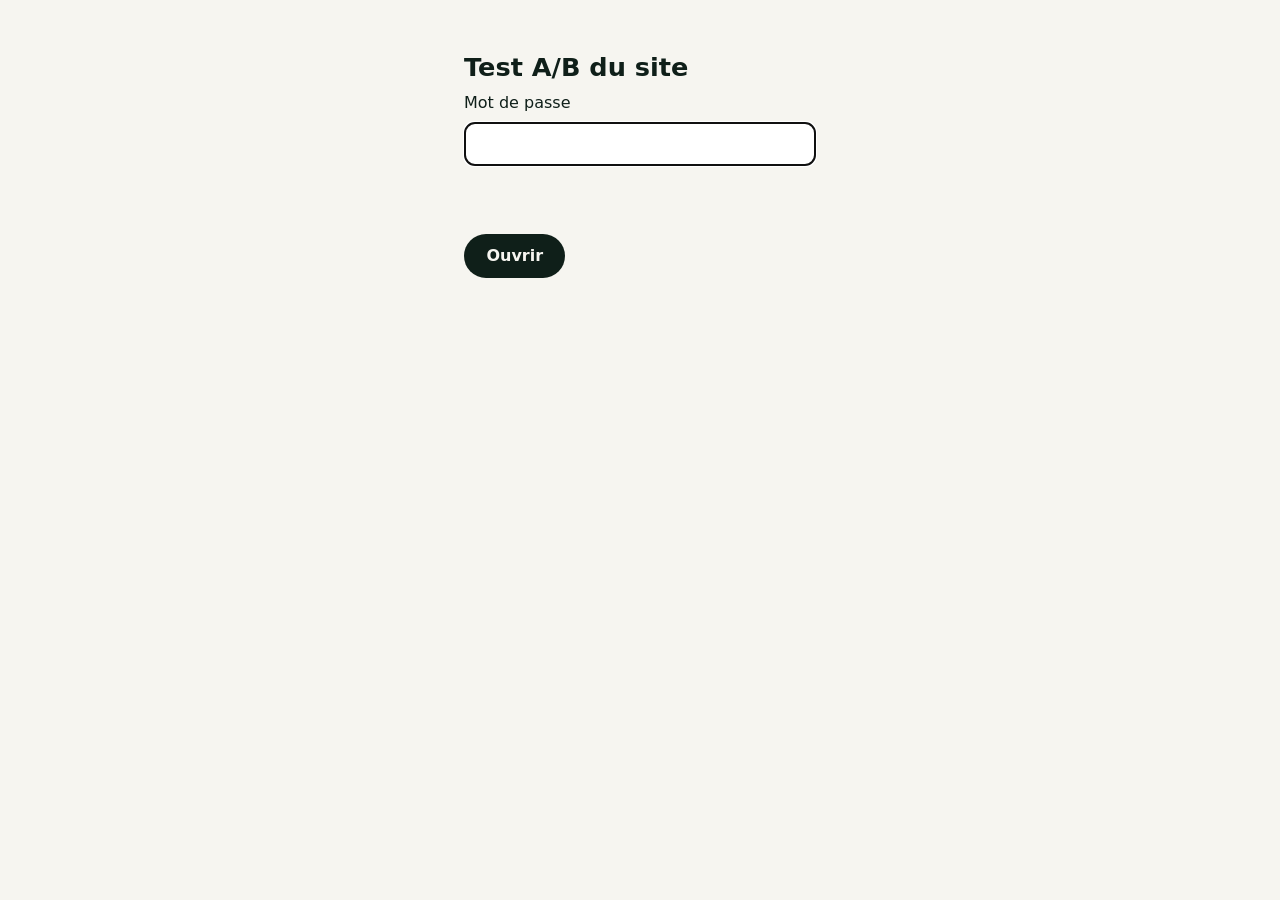
<file: stats.html>
<!DOCTYPE html>
<html lang="fr">
<head>
<meta charset="utf-8">
<meta name="viewport" content="width=device-width, initial-scale=1">
<meta name="robots" content="noindex, nofollow">
<meta http-equiv="Content-Security-Policy" content="default-src 'none'; script-src 'unsafe-inline'; style-src 'unsafe-inline'; img-src 'self'; connect-src https://abacus.jasoncameron.dev; form-action 'none'; base-uri 'none'">
<meta name="referrer" content="no-referrer">
<title>Test A/B | Athlea Coaching</title>
<link rel="icon" type="image/svg+xml" href="favicon.svg">
<style>
:root{--bg:#f6f5f0;--card:#fff;--ink:#0f1f19;--mute:#5d6a64;--line:rgba(15,31,25,.13);--a:#0b7fa6;--b:#c4613f}
@media (prefers-color-scheme:dark){:root{--bg:#151c18;--card:#202b25;--ink:#f5ecd7;--mute:#b3ad9b;--line:rgba(245,236,215,.12);--a:#1f9fcc;--b:#d6714c}}
*{box-sizing:border-box}
body{margin:0;background:var(--bg);color:var(--ink);font:16px/1.5 system-ui,sans-serif}
main{max-width:860px;margin:0 auto;padding:2rem 16px}
h1{font-size:1.6rem;margin:0 0 .3rem}
.mute{color:var(--mute);font-size:.92rem}
.tiles{display:grid;grid-template-columns:repeat(auto-fit,minmax(240px,1fr));gap:1rem;margin:1.5rem 0}
.tile{background:var(--card);border:1px solid var(--line);border-radius:14px;padding:1rem 1.2rem}
.tile h2{font-size:1rem;margin:0 0 .6rem;display:flex;align-items:center;gap:.5rem}
.sw{width:12px;height:12px;border-radius:3px;display:inline-block}
.big{font-size:2rem;font-weight:700;line-height:1.1}
.card{background:var(--card);border:1px solid var(--line);border-radius:14px;padding:1.2rem}
.legend{display:flex;gap:1.2rem;flex-wrap:wrap;font-size:.9rem;margin-bottom:1rem}
.legend span{display:flex;align-items:center;gap:.4rem}
.row{display:grid;grid-template-columns:7.5rem 1fr;gap:.8rem;align-items:center;padding:.45rem 0;border-top:1px solid var(--line)}
.row:first-of-type{border-top:0}
.lab{font-size:.88rem;color:var(--mute)}
.bars{display:grid;gap:2px}
.bar{display:flex;align-items:center;gap:.5rem;font-size:.82rem;color:var(--mute)}
.bar i{display:block;height:12px;border-radius:0 4px 4px 0;min-width:2px}
table{width:100%;border-collapse:collapse;font-size:.88rem;margin-top:1rem}
th,td{padding:.35rem .5rem;border-bottom:1px solid var(--line);text-align:right}
th:first-child,td:first-child{text-align:left}
details{margin-top:1rem}
#gate{max-width:22rem;margin:3rem auto}#gate input{width:100%;min-height:44px;padding:.5rem .8rem;border:1px solid var(--line);border-radius:10px;background:var(--card);color:var(--ink);font:inherit;margin:.4rem 0 .8rem}#gate button{min-height:44px;padding:.5rem 1.4rem;border:0;border-radius:99px;background:var(--ink);color:var(--bg);font:inherit;font-weight:600;cursor:pointer}#err{color:#b3261e;min-height:1.5em}
</style>
</head>
<body>
<form id="gate"><h1>Test A/B du site</h1><input type="text" name="username" value="stats" autocomplete="username" hidden><label for="pw">Mot de passe</label><input id="pw" type="password" autocomplete="current-password" required autofocus><p id="err" role="alert"></p><button type="submit">Ouvrir</button></form>
<main hidden>
<h1>Test A/B du site</h1>
<p class="mute">Chaque visiteur arrivant sur athleacoaching.fr tombe une fois sur deux sur la V35 ou sur la nouvelle version. Seuls ceux qui acceptent la mesure sont comptés. <span id="maj"></span></p>
<div class="tiles" id="tiles"></div>
<div class="card">
<h2 style="margin:0 0 .4rem;font-size:1.1rem">Temps passé sur la page</h2>
<p class="mute" style="margin:0 0 .8rem">Part des visites mesurées dans chaque tranche de durée.</p>
<div class="legend"><span><i class="sw" style="background:var(--a)"></i>V35 (index.html)</span><span><i class="sw" style="background:var(--b)"></i>Nouvelle version (V-test-2)</span></div>
<div id="chart">Chargement…</div>
<details><summary>Voir les chiffres</summary><table id="tbl"></table></details>
</div>
</main>
<script>
(function(){
var API="https://abacus.jasoncameron.dev/get/ac-ab-7q2k9x/",
    T=["Moins de 10 s","10 à 30 s","30 s à 1 min","1 à 2 min","2 à 5 min","5 à 10 min","Plus de 10 min"],
    MID=[5,20,45,90,210,450,900], // shortcut: moyenne estimée au milieu de chaque tranche (900 s pour « plus de 10 min »)
    V={a:"V35 (index.html)",b:"Nouvelle version (V-test-2)"};
function get(k){return fetch(API+k).then(function(r){return r.ok?r.json():{value:0}}).then(function(j){var n=Number(j.value);return n>0&&isFinite(n)?Math.floor(n):0}).catch(function(){return 0})}
function load(){
var keys=[];["a","b"].forEach(function(v){keys.push(v+"_vues");T.forEach(function(_,i){keys.push(v+"_t"+i)})});
Promise.all(keys.map(get)).then(function(vals){
  var D={};keys.forEach(function(k,i){D[k]=vals[i]});
  var S={};["a","b"].forEach(function(v){
    var c=T.map(function(_,i){return D[v+"_t"+i]}),n=c.reduce(function(x,y){return x+y},0);
    S[v]={vues:D[v+"_vues"],c:c,n:n,moy:n?c.reduce(function(x,y,i){return x+y*MID[i]},0)/n:0,plus1:n?(c[3]+c[4]+c[5]+c[6])/n:0};
  });
  function dur(s){return s<60?Math.round(s)+" s":Math.floor(s/60)+" min "+String(Math.round(s%60)).padStart(2,"0")}
  function pc(x){return Math.round(x*100)+" %"}
  document.getElementById("tiles").innerHTML=["a","b"].map(function(v){var s=S[v];
    return '<div class="tile"><h2><i class="sw" style="background:var(--'+v+')"></i>'+V[v]+'</h2><div class="big">'+(s.n?dur(s.moy):"—")+'</div><div class="mute">durée moyenne estimée</div><p style="margin:.6rem 0 0">'+s.vues+' visites acceptées · '+s.n+' durées mesurées<br>'+(s.n?pc(s.plus1)+" restent plus d’une minute":"pas encore de données")+'</p></div>'}).join("");
  var max=Math.max.apply(null,["a","b"].map(function(v){return Math.max.apply(null,S[v].c.map(function(x){return S[v].n?x/S[v].n:0}))}))||1;
  document.getElementById("chart").innerHTML=T.map(function(t,i){
    return '<div class="row"><div class="lab">'+t+'</div><div class="bars">'+["a","b"].map(function(v){var s=S[v],p=s.n?s.c[i]/s.n:0;
      return '<div class="bar" title="'+V[v]+' : '+s.c[i]+' visites ('+pc(p)+')"><i style="width:'+(p/max*85)+'%;background:var(--'+v+')"></i>'+pc(p)+'</div>'}).join("")+'</div></div>'}).join("");
  document.getElementById("tbl").innerHTML='<tr><th>Tranche</th><th>V35</th><th>Nouvelle version</th></tr>'+T.map(function(t,i){return '<tr><td>'+t+'</td><td>'+S.a.c[i]+'</td><td>'+S.b.c[i]+'</td></tr>'}).join("")+'<tr><td>Visites acceptées</td><td>'+S.a.vues+'</td><td>'+S.b.vues+'</td></tr>';
  document.getElementById("maj").textContent="Chiffres du "+new Date().toLocaleString("fr-FR")+".";
});
}
// shortcut: verrou côté navigateur seulement (site statique) ; les compteurs Abacus restent lisibles par qui connaît leur adresse
var SALT="16c01bb688cb9ce98f971aa2d88de3c6",HASH="c335024e21b786ab1a009482ea7a8c97eae32430c42c406b92c2f55c653a89ea",g=document.getElementById("gate");
function hex(b){return Array.from(new Uint8Array(b),function(x){return x.toString(16).padStart(2,"0")}).join("")}
g.addEventListener("submit",function(e){e.preventDefault();var err=document.getElementById("err");err.textContent="Vérification…";
  var s=new Uint8Array(SALT.match(/../g).map(function(x){return parseInt(x,16)}));
  crypto.subtle.importKey("raw",new TextEncoder().encode(document.getElementById("pw").value),"PBKDF2",false,["deriveBits"]).then(function(k){
    return crypto.subtle.deriveBits({name:"PBKDF2",salt:s,iterations:310000,hash:"SHA-256"},k,256)}).then(function(b){
    if(hex(b)!==HASH){err.textContent="Mot de passe incorrect.";return}
    g.remove();document.querySelector("main").hidden=false;load()});
});
})();
</script>
</body>
</html>
</file>
<file: css/site.css>
@font-face{font-family:"Albert Sans";font-style:normal;font-display:swap;font-weight:100 900;src:url(../fonts/albert-sans.woff) format("woff")}
@font-face{font-family:"Caveat";font-style:normal;font-display:swap;font-weight:400 700;src:url(../fonts/caveat.woff2) format("woff2")}
/* ===== v23 : « carnet de terrain » ===== */
:root{
 --forest:#1e3d2f;--deep:#12261d;--cream:#f5ecd7;--sand:#e8d5b0;
 --paper:#f2f1e8;--paper2:#ecebe0;--kraft:#e7dfcc;--surface:#fbfaf4;--photo:#fffef9;
 --grid:rgba(74,124,89,.11);--grid2:rgba(47,110,122,.16);--topo:url("data:image/svg+xml,%3Csvg xmlns='http://www.w3.org/2000/svg' width='600' height='300'%3E%3Cpath d='M0 26c100 -16 200 -16 300 0s200 16 300 0M0 74c100 9 200 9 300 0s200 -9 300 0M0 112c100 -24 200 -24 300 0s200 24 300 0M0 168c100 15 200 15 300 0s200 -15 300 0M0 210c100 -8 200 -8 300 0s200 8 300 0M0 262c100 20 200 20 300 0s200 -20 300 0' fill='none' stroke='%234a7c59' stroke-opacity='.13' stroke-width='1.3'/%3E%3C/svg%3E");
 --ink:#1e3d2f;--text:#25302a;--pencil:#565c53;--line:#d3cfbd;
 --sage:#3f7350;--eau:#2b6672;--ocre:#8f6222;--c:var(--sage);
 --accent:#3f7350;--btn:#1e3d2f;--btn-ink:#f5ecd7;--tape:rgba(226,206,160,.82);
 --font:"Albert Sans",system-ui,-apple-system,"Segoe UI",sans-serif;
 --hand:"Caveat","Segoe Print","Bradley Hand",cursive;
 box-sizing:border-box;padding-top:env(safe-area-inset-top,0px);padding-bottom:env(safe-area-inset-bottom,0px)}
@media (prefers-color-scheme:dark){:root:not([data-theme="light"]){--paper:#151c18;--paper2:#18201b;--kraft:#1f1c15;--surface:#1d2621;--photo:#e9e4d5;--grid:rgba(156,197,166,.075);--grid2:rgba(134,195,204,.09);--topo:url("data:image/svg+xml,%3Csvg xmlns='http://www.w3.org/2000/svg' width='600' height='300'%3E%3Cpath d='M0 26c100 -16 200 -16 300 0s200 16 300 0M0 74c100 9 200 9 300 0s200 -9 300 0M0 112c100 -24 200 -24 300 0s200 24 300 0M0 168c100 15 200 15 300 0s200 -15 300 0M0 210c100 -8 200 -8 300 0s200 8 300 0M0 262c100 20 200 20 300 0s200 -20 300 0' fill='none' stroke='%239cc5a6' stroke-opacity='.08' stroke-width='1.3'/%3E%3C/svg%3E");--ink:#f5ecd7;--text:#e8e2d1;--pencil:#bdb7a4;--line:#35443b;--sage:#9cc5a6;--eau:#8cc6cf;--ocre:#e2b46a;--accent:#9cc5a6;--btn:#9cc5a6;--btn-ink:#12261d;--tape:rgba(232,213,176,.42);color-scheme:dark}}
:root[data-theme="dark"]{--paper:#151c18;--paper2:#18201b;--kraft:#1f1c15;--surface:#1d2621;--photo:#e9e4d5;--grid:rgba(156,197,166,.075);--grid2:rgba(134,195,204,.09);--topo:url("data:image/svg+xml,%3Csvg xmlns='http://www.w3.org/2000/svg' width='600' height='300'%3E%3Cpath d='M0 26c100 -16 200 -16 300 0s200 16 300 0M0 74c100 9 200 9 300 0s200 -9 300 0M0 112c100 -24 200 -24 300 0s200 24 300 0M0 168c100 15 200 15 300 0s200 -15 300 0M0 210c100 -8 200 -8 300 0s200 8 300 0M0 262c100 20 200 20 300 0s200 -20 300 0' fill='none' stroke='%239cc5a6' stroke-opacity='.08' stroke-width='1.3'/%3E%3C/svg%3E");--ink:#f5ecd7;--text:#e8e2d1;--pencil:#bdb7a4;--line:#35443b;--sage:#9cc5a6;--eau:#8cc6cf;--ocre:#e2b46a;--accent:#9cc5a6;--btn:#9cc5a6;--btn-ink:#12261d;--tape:rgba(232,213,176,.42);color-scheme:dark}
:root[data-theme="light"]{color-scheme:light}
*,*::before,*::after{box-sizing:border-box}
html{scroll-behavior:smooth;scroll-padding-top:calc(4.6rem + env(safe-area-inset-top,0px))}
body{margin:0;color:var(--text);font:400 1.0625rem/1.62 var(--font);-webkit-font-smoothing:antialiased;text-rendering:optimizeLegibility;
 background-color:var(--paper);background-image:var(--topo);background-size:600px 300px}
body::before{content:"";position:fixed;inset:0 0 auto;height:env(safe-area-inset-top,0px);background:var(--paper);z-index:30}
a{color:inherit}
p{margin:0}
[hidden]{display:none!important}
h1,h2,h3,h4{font-family:var(--font);margin:0;text-wrap:balance;color:var(--ink)}
h2{font-size:clamp(2rem,4.4vw,3.15rem);font-weight:800;letter-spacing:-.035em;line-height:1.04}
h3{font-size:1.3rem;font-weight:750;letter-spacing:-.015em;line-height:1.2}
h4{font-size:1.08rem;font-weight:700;line-height:1.3}
:focus-visible{outline:3px solid var(--accent);outline-offset:3px;border-radius:4px}
.wrap{max-width:1180px;margin:0 auto;padding:0 clamp(1.25rem,4vw,2.5rem)}
.sr{position:absolute;width:1px;height:1px;overflow:hidden;clip:rect(0 0 0 0);white-space:nowrap}
.skip{position:absolute;left:1rem;top:-4rem;z-index:50;background:var(--sand);color:#1a1a1a;padding:.6rem 1rem;border-radius:8px;font-weight:600;text-decoration:none}
.skip:focus{top:.6rem}
.defs{position:absolute;width:0;height:0;overflow:hidden}
.hand{font-family:var(--hand);font-weight:600;color:var(--c);line-height:1.1}

/* boutons */
.btn{display:inline-flex;align-items:center;justify-content:center;gap:.5rem;min-height:48px;padding:.8rem 1.45rem;border-radius:999px;background:var(--btn);color:var(--btn-ink);border:2px solid var(--btn);font:700 1rem/1.2 var(--font);text-decoration:none;cursor:pointer;transition:transform .2s,filter .2s}
.btn:hover{transform:translateY(-2px);filter:brightness(1.08)}
.btn:active{transform:none}
.btn.alt{background:transparent;color:inherit;border-color:currentColor}
.btn.small{min-height:40px;padding:.5rem 1rem;font-size:.95rem}
.btn svg{flex:none}
.actions{display:flex;gap:.8rem;flex-wrap:wrap}
.copy{display:inline-flex;align-items:center;gap:.3rem;margin-left:.35rem;padding:.2rem .55rem;border-radius:8px;border:1px solid currentColor;background:transparent;color:inherit;font:600 .8rem var(--font);cursor:pointer;vertical-align:middle}
.copy:hover{background:rgba(127,127,127,.14)}.copy svg{width:15px;height:15px}
.copy.done{border-color:var(--accent);color:var(--accent)}

/* en-tête */
header.top{position:sticky;top:env(safe-area-inset-top,0px);z-index:20;background:color-mix(in srgb,var(--paper) 93%,transparent);-webkit-backdrop-filter:blur(10px);backdrop-filter:blur(10px);color:var(--ink);border-bottom:1.5px solid var(--line);transition:box-shadow .3s}
header.top.scrolled{box-shadow:0 10px 24px -18px rgba(20,40,30,.5)}
header.top .wrap{position:relative;display:flex;align-items:center;gap:1rem;padding-top:.65rem;padding-bottom:.65rem;transition:padding .25s}
header.top.scrolled .wrap{padding-top:.42rem;padding-bottom:.42rem}
.logo{display:inline-flex;align-items:center;gap:.6rem;text-decoration:none;white-space:nowrap;color:inherit}
.mark{width:38px;height:34px;flex:none;display:block}
header.top .mark{--markdot:#4a7c59}
.lw{font-size:1.32rem;font-weight:400;letter-spacing:-.025em;line-height:1}
.lw b{font-weight:700}
nav{position:relative;display:flex;gap:1.25rem;margin-left:auto;font-size:.97rem;font-weight:550}
nav a{position:relative;text-decoration:none;padding:.55rem .05rem;color:var(--pencil)}
nav a::after{content:"";position:absolute;left:-.1rem;right:-.1rem;bottom:.15rem;height:8px;background:var(--sage);-webkit-mask:var(--wave) center/100% 100% no-repeat;mask:var(--wave) center/100% 100% no-repeat;transform:scaleX(0);transform-origin:left;transition:transform .25s}
nav a:hover,nav a.on{color:var(--ink)}
nav a:hover::after,nav a.on::after{transform:scaleX(1)}
/* longue vague sous le menu, le segment vert glisse jusqu'au lien actif */
:root{--navwave:url("data:image/svg+xml,%3Csvg xmlns='http://www.w3.org/2000/svg' width='56' height='10'%3E%3Cpath d='M0 5c4.566-1.537 8.934-3 14-3s9.434 1.463 14 3s8.934 3 14 3s9.434-1.463 14-3' fill='none' stroke='%23000' stroke-width='2.3' stroke-linecap='round'/%3E%3C/svg%3E");--navwave2:url("data:image/svg+xml,%3Csvg xmlns='http://www.w3.org/2000/svg' width='56' height='10'%3E%3Cpath d='M0 5c4.566-1.537 8.934-3 14-3s9.434 1.463 14 3s8.934 3 14 3s9.434-1.463 14-3' fill='none' stroke='%23000' stroke-width='3.6' stroke-linecap='round'/%3E%3C/svg%3E")}
@property --x{syntax:"<length>";inherits:false;initial-value:0px}
@property --r{syntax:"<length>";inherits:false;initial-value:0px}
@property --cl{syntax:"<color>";inherits:false;initial-value:#2f8a4e}
@property --cr{syntax:"<color>";inherits:false;initial-value:#2f8a4e}
/* couleurs vives propres à la vague du menu, une par section */
:root{--w-coaching:#2f8a4e;--w-natation:#1d8fb3;--w-pro:#c98a1e;--w-tarifs:#c4613f;--w-apropos:#5462b8;--w-faq:#237a7a;--w-contact:#1e3d2f}
@media (prefers-color-scheme:dark){:root:not([data-theme="light"]){--w-coaching:#7fd19a;--w-natation:#6cc8e6;--w-pro:#f0b860;--w-tarifs:#ee9473;--w-apropos:#a9b4f0;--w-faq:#6fd0c6;--w-contact:#e8d5b0}}
:root[data-theme="dark"]{--w-coaching:#7fd19a;--w-natation:#6cc8e6;--w-pro:#f0b860;--w-tarifs:#ee9473;--w-apropos:#a9b4f0;--w-faq:#6fd0c6;--w-contact:#e8d5b0}
#coaching{--wv:var(--w-coaching)}#natation{--wv:var(--w-natation)}#professionnels{--wv:var(--w-pro)}#tarifs{--wv:var(--w-tarifs)}#apropos{--wv:var(--w-apropos)}#faq{--wv:var(--w-faq)}#contact{--wv:var(--w-contact)}
.nwave{position:absolute;left:0;right:0;bottom:.05rem;height:10px;pointer-events:none}
.nwave::before{content:"";position:absolute;inset:0;background:var(--line);-webkit-mask:var(--navwave) 0 0/56px 10px repeat-x;mask:var(--navwave) 0 0/56px 10px repeat-x}
.nwave i{position:absolute;inset:0;background:linear-gradient(90deg,var(--cl),var(--cr)) var(--x) 0/max(1px,calc(100% - var(--x) - var(--r))) 100% no-repeat;opacity:var(--o,0);-webkit-mask:var(--navwave2) 0 0/56px 10px repeat-x;mask:var(--navwave2) 0 0/56px 10px repeat-x;clip-path:inset(-2px var(--r) -2px var(--x) round 6px);transition:opacity .35s}
.nwave.anim i{transition:--x .5s cubic-bezier(.45,.05,.25,1),--r .5s cubic-bezier(.45,.05,.25,1),--cl .5s,--cr .5s,opacity .35s}
@media (min-width:1061px){nav a::after{display:none}}
.tools{display:flex;gap:.2rem;align-items:center}
.tbtn{display:inline-grid;place-items:center;width:44px;height:44px;border-radius:50%;border:0;background:transparent;color:inherit;cursor:pointer;transition:background .2s}
.tbtn:hover{background:rgba(127,127,127,.14)}
#menubtn{display:none}.i-close,.i-sun{display:none}
:root[data-theme="dark"] .i-moon{display:none}:root[data-theme="dark"] .i-sun{display:inline}
@media (prefers-color-scheme:dark){:root:not([data-theme="light"]) .i-moon{display:none}:root:not([data-theme="light"]) .i-sun{display:inline}}
@keyframes drop{from{opacity:0;transform:translateY(-8px)}to{opacity:1;transform:none}}
@media (max-width:1060px){
 #menubtn{display:inline-grid}
 nav{display:none;position:absolute;top:100%;left:0;right:0;flex-direction:column;gap:0;margin:0;padding:.3rem clamp(1.25rem,4vw,2.5rem) 1rem;background:var(--paper);border-bottom:1.5px solid var(--line);box-shadow:0 18px 30px -18px rgba(0,0,0,.4)}
 nav a{padding:.85rem 0;font-size:1.12rem;border-bottom:1px dashed var(--line);color:var(--ink)}
 nav a::after{bottom:.5rem;right:auto;width:2.4rem}
 .nwave{display:none}
 header.top.open nav{display:flex;animation:drop .25s ease-out}
 header.top.open .i-menu{display:none}header.top.open .i-close{display:inline}
 .tools{margin-left:auto}
}
@media (max-width:400px){.lw{font-size:1.15rem}.mark{width:32px;height:29px}}

/* trait dessiné (vague) réutilisé en masque */
:root{--wave:url("data:image/svg+xml,%3Csvg xmlns='http://www.w3.org/2000/svg' viewBox='0 0 200 14' preserveAspectRatio='none'%3E%3Cpath d='M3 9C22 3 38 12 58 7S96 2 118 7s42 6 79-2' fill='none' stroke='%23000' stroke-width='3.2' stroke-linecap='round'/%3E%3C/svg%3E")}

/* progression + chargement */
#progress{position:fixed;left:0;right:0;top:env(safe-area-inset-top,0px);height:3px;z-index:40;pointer-events:none}
#progress span{display:block;height:100%;background:var(--sage);transform-origin:left;transform:scaleX(0)}
#loader{position:fixed;inset:0;z-index:100;display:none;place-items:center;background:var(--forest);color:var(--cream);transition:opacity .45s,visibility .45s}
.loading #loader{display:grid}
.loaded #loader{opacity:0;visibility:hidden}
#loader .mark{width:92px;height:82px;animation:breathe 1.1s ease-in-out infinite}
@keyframes breathe{0%,100%{transform:scale(.93)}50%{transform:scale(1.04)}}
img.fade{opacity:0;transition:opacity .6s}img.fade.ok{opacity:1}

/* photos scotchées */
.snap{position:relative;margin:0;background:var(--photo);padding:.6rem .6rem .75rem;box-shadow:0 1px 1px rgba(0,0,0,.07),0 16px 26px -16px rgba(20,40,30,.5);transform:rotate(var(--r,0deg))}
.snap img,.snap video{display:block;width:100%;height:auto;aspect-ratio:var(--ar,4/3);object-fit:cover;background:#d9d6c8}
.snap::before{content:"";position:absolute;z-index:2;top:-.9rem;left:50%;width:6.4rem;height:1.75rem;transform:translateX(-50%) rotate(var(--tr,-4deg));background:var(--tape);clip-path:polygon(2% 0,98% 0,100% 22%,97% 44%,100% 66%,97% 88%,98% 100%,2% 100%,0 80%,3% 58%,0 36%,3% 14%)}
.snap figcaption{margin-top:.45rem;text-align:center;font:600 1.4rem/1.1 var(--hand);color:#1e3d2f}
.snap figcaption h3{font:inherit;color:inherit}

/* hero */
.hero{position:relative;padding:clamp(2.8rem,7vw,5.5rem) 0 clamp(3.2rem,7vw,5rem)}
.hero-grid{display:grid;grid-template-columns:minmax(0,1.15fr) minmax(0,.85fr);gap:clamp(2.5rem,6vw,5rem);align-items:center}
.hero h1{font-size:clamp(2.9rem,7.8vw,5.8rem);font-weight:800;letter-spacing:-.05em;line-height:.93;max-width:10ch}
.lead{text-wrap:pretty;max-width:33rem;margin:1.6rem 0 2rem;font-size:clamp(1.12rem,1.65vw,1.3rem);line-height:1.5;color:var(--text)}
.obj{margin-top:1.4rem;padding:.9rem 1.15rem;border:1.5px dashed var(--line);border-radius:12px;color:var(--ink);line-height:1.45}
.obj .hand{display:block;font-size:1.4rem;--c:var(--sage);margin-bottom:.15rem}
.hcta{display:flex;align-items:center;gap:1rem 1.4rem;flex-wrap:wrap;max-width:33rem;padding:1rem 1.2rem;border:1.5px dashed var(--line);border-radius:14px}
.hcta p{flex:1 1 15rem;font-size:1.02rem;line-height:1.45;color:var(--ink);text-wrap:pretty}
.hcta .btn{flex:none}
.hprix{margin-top:1.1rem;max-width:33rem;font-size:1rem;line-height:1.5;color:var(--text);text-wrap:pretty}
.hprix b{color:var(--ink)}
.hnote{margin-top:.45rem;max-width:33rem;font-size:.95rem;line-height:1.5;color:var(--pencil);text-wrap:pretty}
.hnote a{color:var(--ink);font-weight:700;white-space:nowrap}
.hero-photo{position:relative;justify-self:center;width:min(100%,430px);padding:1.4rem 0 3.4rem}
.hero-photo .snap{--r:2.2deg;--ar:3/2.1}
.trio{position:relative;aspect-ratio:1/.92}
.trio .snap{position:absolute;--ar:1/1}
.trio .t1{left:0;top:4%;width:50%;--r:-6deg;--tr:5deg}
.trio .t2{right:0;top:0;width:54%;--r:5deg;--tr:-3deg}
.trio .t3{left:22%;bottom:0;width:56%;--r:-1.5deg;--tr:2deg;z-index:3}
.hero-photo .anno{position:absolute;left:0;right:0;bottom:.2rem;width:max-content;margin:auto;padding:.4rem 1.2rem .5rem;--c:var(--eau);font-size:1.6rem;background:var(--surface);border-radius:4px;box-shadow:0 8px 18px -10px rgba(0,0,0,.35);transform:rotate(-2deg);z-index:4}
.hero-photo .anno::before{content:"";position:absolute;top:-.55rem;left:50%;width:3.6rem;height:1.1rem;margin-left:-1.8rem;transform:rotate(4deg);background:var(--tape)}
.hero .creds{margin-top:2.2rem;--c:var(--sage);font-size:1.45rem;max-width:30rem;transform:rotate(-1deg);transform-origin:left}

/* par où commencer */
.routes-t{font-size:clamp(1.5rem,2.6vw,1.9rem);letter-spacing:-.025em;margin:clamp(3rem,7vw,4.6rem) 0 1.4rem}
.routes{display:grid;grid-template-columns:repeat(3,minmax(0,1fr));gap:1.4rem 1.2rem}
.route{position:relative;display:flex;flex-direction:column;gap:.55rem;padding:1.45rem 1.35rem 1.3rem;margin-top:1.9rem;text-decoration:none;color:var(--text);background:var(--surface);border:1.5px solid var(--line);border-top:4px solid var(--c);border-radius:0 14px 14px 14px;transition:transform .2s,box-shadow .2s}
.route:hover{transform:translateY(-3px);box-shadow:0 18px 30px -22px rgba(20,40,30,.55)}
.route .tab{position:absolute;left:-1.5px;bottom:100%;padding:.32rem .9rem .26rem;border-radius:10px 10px 0 0;background:var(--c);color:var(--paper);font:700 .92rem/1.2 var(--font)}
.route h3{font-size:1.32rem}
.route p{color:var(--pencil);font-size:.98rem;text-wrap:pretty}
.route .rprix{margin-top:auto;padding-top:.7rem;border-top:1px dashed var(--line);display:flex;flex-direction:column;align-items:flex-start;gap:.35rem}
.route .rprix b{color:var(--ink);font-size:1.08rem}
.route .rprix .hand{font-size:1.3rem}
.route .go{display:inline-flex;align-items:center;gap:.35rem;font-weight:700;color:var(--c);font-size:.95rem}
.route .go svg{width:18px;height:18px;transition:transform .2s}
.route:hover .go svg{transform:translateY(3px)}

/* pages */
section{position:relative;padding:clamp(4rem,8.5vw,6.75rem) 0}
.lined{background-color:var(--paper2)}
.kraft{background-color:var(--kraft);background-image:url("data:image/svg+xml,%3Csvg xmlns='http://www.w3.org/2000/svg' width='180' height='180'%3E%3Cfilter id='n'%3E%3CfeTurbulence type='fractalNoise' baseFrequency='.85' numOctaves='2' stitchTiles='stitch'/%3E%3CfeColorMatrix values='0 0 0 0 .45 0 0 0 0 .33 0 0 0 0 .15 0 0 0 .22 0'/%3E%3C/filter%3E%3Crect width='180' height='180' filter='url(%23n)'/%3E%3C/svg%3E")}
.page>.wrap>*+*{margin-top:clamp(3rem,6vw,4.4rem)}
.phead{display:grid;grid-template-columns:minmax(0,7fr) minmax(0,5fr);gap:2rem clamp(2rem,6vw,5rem);align-items:center}
.phead.solo{display:block}
.hl::after{content:"";display:block;width:min(15rem,70%);height:14px;margin-top:.6rem;background:var(--c);-webkit-mask:var(--wave) left/100% 100% no-repeat;mask:var(--wave) left/100% 100% no-repeat}
.intro{max-width:36rem;margin-top:1.15rem;font-size:1.13rem;color:var(--pencil);text-wrap:pretty}
.bt{font-size:clamp(1.45rem,2.4vw,1.75rem);font-weight:800;letter-spacing:-.025em}
.bt+.intro{margin-top:.6rem}
.crumb{font-size:.92rem;color:var(--pencil);margin-bottom:1.4rem}.crumb a{color:var(--accent)}
.prose{max-width:42rem}.prose p+p{margin-top:.9rem}.prose p{color:var(--text)}
.towns{display:flex;flex-wrap:wrap;gap:.5rem;margin:1.2rem 0 0;padding:0;list-style:none}
.towns li{padding:.35rem .8rem;border:1.5px solid var(--line);border-radius:999px;background:var(--surface);font-weight:600;font-size:.95rem}
footer .tnote{margin-top:1rem;font-size:.95rem;color:var(--pencil);max-width:44rem}.tnote a{color:var(--accent)}
.phead .snap{justify-self:center;width:min(100%,380px)}

/* planche de photos (coaching) */
.planche{display:grid;grid-template-columns:repeat(auto-fit,minmax(min(100%,12.5rem),1fr));gap:2.6rem 1.6rem;margin:0;padding:1rem 0 0;list-style:none}
@media (min-width:1061px){.planche{grid-template-columns:repeat(5,minmax(0,1fr));gap:2.6rem 1.4rem}}
.planche li{display:flex;flex-direction:column;gap:.9rem}
.planche .snap{--ar:1/1}
.planche li:nth-child(5n+1) .snap{--r:-2deg;--tr:3deg}
.planche li:nth-child(5n+2) .snap{--r:1.6deg;--tr:-5deg}
.planche li:nth-child(5n+3) .snap{--r:-1deg;--tr:2deg}
.planche li:nth-child(5n+4) .snap{--r:2.2deg;--tr:-2deg}
.planche li:nth-child(5n+5) .snap{--r:-1.6deg;--tr:4deg}
.planche p{color:var(--pencil);font-size:.98rem;text-wrap:pretty}

/* où et comment */
.ou{display:grid;grid-template-columns:1fr 1fr;gap:2rem clamp(2rem,5vw,4rem);margin-top:1.6rem}
.ou>div{display:grid;grid-template-columns:8.5rem minmax(0,1fr);gap:1.4rem;align-items:center}
.ou .snap{--ar:1/1;padding:.4rem .4rem .5rem}
.ou .snap::before{width:4.4rem;height:1.3rem;top:-.65rem}
.ou>div:first-child .snap{--r:-3deg}.ou>div:last-child .snap{--r:2.5deg;--tr:5deg}
.ou p{color:var(--pencil);margin-top:.35rem;text-wrap:pretty}

/* étapes */
.steps{--n:5;list-style:none;margin:1.8rem 0 0;padding:0;display:grid;grid-template-columns:repeat(var(--n),minmax(0,1fr));gap:1.6rem}
.steps.s4{--n:4}
.steps li{position:relative;padding-top:3.7rem}
.steps li:not(:last-child)::before{content:"";position:absolute;top:1.3rem;left:3.4rem;right:-1rem;border-top:2px dashed color-mix(in srgb,var(--c) 45%,transparent)}
.num{position:absolute;top:0;left:0;width:2.75rem;height:2.6rem;display:grid;place-items:center;font:700 1.75rem/1 var(--hand);color:var(--c);border:2px solid var(--c);border-radius:52% 46% 50% 48%/48% 54% 46% 52%;background:var(--paper)}
.lined .num{background:var(--paper2)}
.num.done{background:var(--c)!important;color:var(--paper)}
.num svg{width:20px;height:20px}
.steps h4{font-size:1.06rem}
.steps p{margin-top:.25rem;color:var(--pencil);font-size:.96rem;text-wrap:pretty}
.resgrid{display:grid;grid-template-columns:minmax(0,1.25fr) minmax(0,1fr);gap:2rem clamp(2rem,5vw,4.5rem);align-items:center;margin-top:2.6rem}
.resvid{--ar:16/9;--r:-.8deg}
.resvid video{background:var(--forest)}
.resvid figcaption{font:500 .86rem/1.4 var(--font);color:#4f554c;text-align:left;margin-top:.55rem}
.rescta .hand{display:block;font-size:1.5rem;margin-bottom:.8rem;transform:rotate(-2deg);transform-origin:left}
.resnote{margin-top:.8rem;font-size:.92rem;color:var(--pencil)}

/* formules côte à côte */
.formules{display:grid;grid-template-columns:repeat(3,minmax(0,1fr));gap:1.1rem;margin-top:1.5rem;align-items:stretch}
.formule{position:relative;display:flex;flex-direction:column;gap:.4rem;padding:1.5rem 1.35rem 1.35rem;background:var(--surface);border:1.5px solid var(--line);border-radius:14px}
.formule.top{border:2px solid var(--ink);box-shadow:0 18px 30px -24px rgba(20,40,30,.6)}
.formule h4{font-size:1.12rem}
.formule .fprix{font:800 2.5rem/1 var(--font);letter-spacing:-.035em;color:var(--ink);font-variant-numeric:tabular-nums;margin:.35rem 0 .1rem}
.fprix small{font:600 1rem var(--font);letter-spacing:0;color:var(--pencil)}
.formule p{color:var(--pencil);font-size:.96rem}
.formule .hand{margin-top:auto;padding-top:.6rem;font-size:1.4rem;transform:rotate(-1.5deg);transform-origin:left}

/* tableaux */
.ptable{width:100%;border-collapse:separate;border-spacing:0;margin-top:1.4rem;background:var(--surface);border:1.5px solid var(--line);border-radius:14px;overflow:hidden;font-size:1rem}
.ptable th,.ptable td{padding:.95rem 1.1rem;text-align:left;vertical-align:top;border-bottom:1px solid var(--line)}
.ptable tr:last-child>*{border-bottom:0}
.ptable thead th{background:color-mix(in srgb,var(--c) 11%,var(--surface));font-size:.95rem;font-weight:700;color:var(--ink);vertical-align:bottom}
.ptable tbody th{font-weight:700;color:var(--ink)}
.ptable tbody th span{display:block;font-weight:400;color:var(--pencil);font-size:.93rem;margin-top:.15rem}
.ptable tbody th span.sw{display:inline-block;margin-top:0}
.ptable .num-c{text-align:right;white-space:nowrap}
.ptable td.num-c b{font-size:1.22rem;font-weight:800;color:var(--ink);font-variant-numeric:tabular-nums;letter-spacing:-.01em}
.ptable td small{display:block;color:var(--pencil);font-size:.84rem;white-space:normal}
.ptable .devis{color:var(--c);font-weight:700}
.ptable .tps{font:700 1.65rem/1 var(--hand);color:var(--c)}
@media (max-width:680px){
 .ptable,.ptable tbody,.ptable tr,.ptable th,.ptable td{display:block}
 .ptable thead{position:absolute;width:1px;height:1px;overflow:hidden;clip:rect(0 0 0 0)}
 .ptable tbody tr{padding:.9rem 1rem;border-bottom:1px solid var(--line)}
 .ptable tbody tr:last-child{border-bottom:0}
 .ptable th,.ptable td{padding:0;border:0}
 .ptable td{display:flex;justify-content:space-between;align-items:baseline;gap:1rem;margin-top:.5rem}
 .ptable td[data-l]::before{content:attr(data-l);color:var(--pencil);font-size:.9rem}
 .ptable .num-c{text-align:right}
}

/* natation : publics */
.publics{display:grid;grid-template-columns:repeat(3,minmax(0,1fr));gap:1.5rem 0;margin:0;padding:0;list-style:none}
.publics li{padding:0 clamp(1rem,3vw,2rem)}
.publics li+li{border-left:2px dashed color-mix(in srgb,var(--c) 40%,transparent)}
.publics li:first-child{padding-left:0}
.publics h3{display:flex;align-items:baseline;gap:.6rem}
.publics h3 .hand{font-size:1.35rem}
.publics p{margin-top:.5rem;color:var(--pencil);text-wrap:pretty}
.natact{margin-top:0}

/* entreprise */
.offers{display:grid;grid-template-columns:1fr 1fr;gap:1.8rem 2.4rem;margin:0;padding:0;list-style:none}
.offers li{padding-top:1rem;border-top:2px dashed color-mix(in srgb,var(--c) 50%,transparent)}
.offers p{margin-top:.4rem;color:var(--pencil);text-wrap:pretty}
.pro{display:grid;grid-template-columns:minmax(0,8fr) minmax(0,4fr);gap:2rem clamp(2rem,5vw,4.5rem);align-items:center}
.pro .snap{--r:-2.4deg;--ar:1/1;width:min(100%,300px);justify-self:center}
.phead .btn{margin-top:1.6rem}

/* infos pratiques : carte des zones */
.zone{display:grid;grid-template-columns:minmax(0,1fr) minmax(0,440px);gap:2.4rem clamp(2rem,5vw,4.5rem);align-items:center}
.zmap{--r:1.4deg;--ar:1/1;margin:0}
.zmap-frame{position:relative;overflow:hidden;background:var(--line)}
.zmap img{display:block;width:100%;height:auto;aspect-ratio:1/1}
.zlayer{position:absolute;inset:0;pointer-events:none}
.zchip{position:absolute;transform:translate(-50%,-50%);white-space:nowrap;font:700 .7rem/1 var(--font);padding:.32rem .58rem;border-radius:999px;background:rgba(250,250,248,.94);color:#1a1a1a;border:1.5px solid #1e3d2f}
.zchip.z15{background:#1e3d2f;color:#f5ecd7}
.zdot{position:absolute;width:16px;height:16px;margin:-8px 0 0 -8px;border-radius:50%;background:#1e3d2f;border:3px solid #e8d5b0}
.zname{position:absolute;transform:translate(calc(-100% - 11px),-50%);font:800 .98rem/1 var(--font);color:#1a1a1a;text-shadow:0 0 3px #fff,0 0 6px #fff,0 0 10px #fff}
.zpt{position:absolute;display:flex;align-items:center;gap:5px;transform:translate(-4px,-50%);font:700 .74rem/1 var(--font);color:#1e3d2f;white-space:nowrap;text-shadow:0 0 3px #fff,0 0 6px #fff}
.zpt i{width:8px;height:8px;border-radius:50%;background:#fff;border:2px solid #1e3d2f;flex:none}
.zpt.zleft{flex-direction:row-reverse;transform:translate(calc(-100% + 4px),-50%)}
.zodile{font-style:italic;color:#24502c}.zodile i{width:0;height:0;border-radius:0;background:none;border:5px solid transparent;border-bottom:9px solid #24502c;border-top:0}
.zpool{position:absolute;transform:translate(-50%,10px);font:700 .68rem/1 var(--font);color:#f5ecd7;background:#3d6b4b;padding:.3rem .52rem;border-radius:999px;white-space:nowrap}
.zmap figcaption{font:500 .84rem/1.4 var(--font);color:#4f554c;text-wrap:balance}
.sw{display:inline-block;width:.95em;height:.95em;border-radius:50%;margin-right:.6rem;vertical-align:-.1em;border:2px solid var(--accent)}
.sw.s15{background:var(--accent)}.sw.s20{background:color-mix(in srgb,var(--accent) 55%,transparent)}.sw.s25{background:color-mix(in srgb,var(--accent) 28%,transparent)}.sw.s30{background:transparent}
@media (max-width:480px){.zchip{font-size:.6rem;padding:.24rem .42rem}.zname{font-size:.84rem}.zpt{font-size:.64rem}.zpool{font-size:.6rem}}
.ptable.frais td.num-c b{font-size:1.1rem}
@media (max-width:680px){.ptable.frais tbody tr{display:flex;justify-content:space-between;align-items:baseline}.ptable.frais td{margin-top:0}}

/* bon à savoir */
.infos{display:grid;grid-template-columns:repeat(3,minmax(0,1fr));gap:1.8rem clamp(1.5rem,4vw,3rem)}
.info{display:grid;grid-template-columns:30px minmax(0,1fr);align-content:start;gap:.25rem .9rem}
.info .ico{grid-row:1/span 2;color:var(--accent);padding-top:.1rem}
.info .ico svg{width:28px;height:28px;display:block}
.info p{grid-column:2;color:var(--pencil);font-size:.97rem;text-wrap:pretty}

/* à propos */
.about{display:grid;grid-template-columns:minmax(0,7fr) minmax(0,5fr);gap:2.5rem clamp(2.5rem,6vw,5.5rem);align-items:center}
.about .snap{--r:-2deg;--tr:6deg;--ar:1/1;width:min(100%,360px);justify-self:center}
.aboutlead{font-size:1.2rem;line-height:1.55;margin-top:1.3rem;max-width:36rem;color:var(--text)}
.aboutlead+p{margin-top:.9rem;color:var(--pencil);max-width:36rem}
.pillars{list-style:none;margin:1.7rem 0 0;padding:0;display:grid;gap:.2rem}
.pillars li{display:flex;gap:.7rem;align-items:center;font:600 1.6rem/1.15 var(--hand);color:var(--c)}
.pillars svg{width:24px;height:24px;flex:none}
.minihead{font-size:1rem;font-weight:700;color:var(--pencil);margin-top:1.9rem}
.minihead+.pillars{margin-top:.5rem}
.twocol{display:grid;grid-template-columns:1fr 1fr;gap:2.4rem clamp(2rem,4vw,3.5rem);align-items:start}
.twocol .intro{font-size:1rem;margin-top:.5rem}
.tag{display:inline-block;padding:.18rem .55rem;border-radius:6px;border:1.5px solid var(--c);color:var(--c);font-size:.82rem;font-weight:700;white-space:nowrap}

/* avis */
.avis-top{display:flex;justify-content:space-between;align-items:end;gap:1.5rem 3rem;flex-wrap:wrap}
.avis-list{display:grid;grid-template-columns:repeat(auto-fit,minmax(min(100%,17rem),1fr));gap:2rem 1.4rem;margin:2.4rem 0 0;padding:0;list-style:none}
.avis-list>li{display:flex}
.avis{position:relative;flex:1;margin:0;display:flex;flex-direction:column;gap:1rem;padding:1.6rem 1.4rem 1.3rem;background:var(--surface);border:1px solid var(--line);box-shadow:0 14px 24px -20px rgba(20,40,30,.55)}
.avis::before{content:"";position:absolute;top:-.8rem;left:1.4rem;width:4.8rem;height:1.5rem;transform:rotate(-4deg);background:var(--tape)}
.avis-list>li:nth-child(even) .avis{transform:rotate(.8deg)}.avis-list>li:nth-child(odd) .avis{transform:rotate(-.6deg)}
.avis .note{color:var(--accent);font-size:1.05rem;letter-spacing:.12em;line-height:1}
.avis blockquote{margin:0;flex:1;color:var(--text);text-wrap:pretty}
.avis blockquote p+p{margin-top:.6rem}
.avis figcaption{display:flex;flex-direction:column;gap:.1rem;padding-top:.9rem;border-top:1px dashed var(--line);font-size:.93rem;color:var(--pencil)}
.avis figcaption b{color:var(--ink);font-size:1rem}
.avis-vide{margin-top:2.2rem;display:flex;gap:1rem;align-items:flex-start;max-width:42rem;padding:1.4rem 1.5rem;background:var(--surface);border:1.5px dashed var(--line);border-radius:14px;color:var(--pencil);text-wrap:pretty}
.avis-vide svg{flex:none;width:26px;height:26px;color:var(--accent);margin-top:.1rem}
.avis-zone:not(:has(.avis)){display:none}
.avis-zone:has(.avis)~.avis-vide{display:none}
@media (max-width:760px){.avis-top .actions{width:100%}}

/* FAQ */
.faq{border-top:2px solid var(--ink)}
.faq-head{display:flex;justify-content:space-between;align-items:end;gap:1rem 3rem;flex-wrap:wrap}
.faq-head .intro{max-width:30rem}
.faq-groups{display:grid;grid-template-columns:repeat(2,minmax(0,1fr));gap:1.4rem;margin-top:2.4rem;align-items:start}
.faq-card{background:var(--surface);border:1px solid var(--line);border-top:4px solid var(--c);border-radius:18px;padding:1.3rem 1.4rem .4rem;box-shadow:0 16px 28px -24px rgba(20,40,30,.55)}
.faq-card h3{display:flex;align-items:center;gap:.75rem;margin:0 0 .4rem;font:700 1.2rem/1.2 var(--font);color:var(--ink)}
.faq-ico{flex:none;display:grid;place-items:center;width:2.6rem;height:2.6rem;border-radius:52% 46% 50% 48%/48% 54% 46% 52%;background:color-mix(in srgb,var(--c) 18%,transparent);color:var(--c)}
.faq-card .faq{border-top:0}
.faq-card .faq details:last-child{border-bottom:0}
.faq-card .faq summary{font-size:1.04rem;padding:.95rem 0}
.faq-card .faq summary::after{width:24px;height:24px;border-color:var(--c);background:linear-gradient(var(--c),var(--c)) center/9px 2px no-repeat,linear-gradient(var(--c),var(--c)) center/2px 9px no-repeat}
.faq-card .faq details[open] summary::after{background:linear-gradient(var(--c),var(--c)) center/9px 2px no-repeat}
.faq-card .faq .ans{padding-right:0}
.faq details{border-bottom:1px solid var(--line);transition:box-shadow .2s}
.faq summary{list-style:none;cursor:pointer;display:flex;justify-content:space-between;align-items:center;gap:1.2rem;padding:1.15rem 0;font:700 1.12rem/1.3 var(--font);color:var(--ink)}
.faq summary::-webkit-details-marker{display:none}
.faq summary::after{content:"";flex:none;width:28px;height:28px;border-radius:52% 46% 50% 48%/48% 54% 46% 52%;border:2px solid var(--accent);background:linear-gradient(var(--accent),var(--accent)) center/10px 2px no-repeat,linear-gradient(var(--accent),var(--accent)) center/2px 10px no-repeat;transition:transform .25s}
.faq details[open] summary::after{background:linear-gradient(var(--accent),var(--accent)) center/10px 2px no-repeat;transform:rotate(180deg)}
.faq .ans{padding:0 3rem 1.25rem 0;color:var(--pencil);text-wrap:pretty}
.faq details[open] .ans{animation:drop .25s ease-out}
.faq details.hit{box-shadow:0 0 0 3px var(--sand);border-radius:6px}

/* contact : couverture du carnet */
.cover{background:var(--deep);color:var(--cream);background-image:url("data:image/svg+xml,%3Csvg xmlns='http://www.w3.org/2000/svg' width='180' height='180'%3E%3Cfilter id='n'%3E%3CfeTurbulence type='fractalNoise' baseFrequency='.8' numOctaves='2' stitchTiles='stitch'/%3E%3CfeColorMatrix values='0 0 0 0 1 0 0 0 0 1 0 0 0 0 1 0 0 0 .05 0'/%3E%3C/filter%3E%3Crect width='180' height='180' filter='url(%23n)'/%3E%3C/svg%3E")}
.cover h2,.cover h3{color:var(--cream)}
.cover :focus-visible{outline-color:var(--sand)}
.cover .intro{color:#e6dcc4}
.cover .hl::after{background:var(--sand)}
.cover .btn{background:var(--sand);border-color:var(--sand);color:#1a1a1a}
.cover .btn.alt{background:transparent;color:var(--cream);border-color:rgba(245,236,215,.75)}
.contact h2{max-width:14ch}
.contact-grid{display:grid;grid-template-columns:minmax(0,5fr) minmax(0,7fr);gap:2.2rem clamp(2rem,5vw,4.5rem);align-items:start}
.contact-info .links{flex-direction:column;align-items:flex-start;margin-top:1.6rem}
.contact-grid .formzone{margin-top:0;padding:1.6rem 1.6rem 1.4rem;border:1px solid rgba(245,236,215,.2);border-radius:18px;background:rgba(245,236,215,.04)}
.contact-grid .formtitle{font-size:1.6rem!important;margin-bottom:.8rem}
.contact-grid .fgrid{gap:.8rem 1rem}
.contact-grid .factions{margin-top:1rem}
.hp{display:none!important}
.coach-card{display:flex;align-items:center;gap:1rem;margin-top:2.2rem}
.coach-card img{flex:none;width:72px;height:72px;border-radius:50%;object-fit:cover;border:2px solid var(--sand)}
.coach-card p{margin:0;display:flex;flex-direction:column;line-height:1.35}
.coach-card b{color:var(--cream);font-size:1.05rem}
.coach-card span{color:#e6dcc4;font-size:.93rem}
.reassure{list-style:none;margin:1.3rem 0 0;padding:0;display:grid;gap:.55rem;color:#e6dcc4}
.reassure li{display:flex;gap:.6rem;align-items:baseline}
.reassure li::before{content:"";flex:none;width:.95rem;height:.55rem;border-left:2px solid var(--sand);border-bottom:2px solid var(--sand);transform:translateY(-.15rem) rotate(-45deg)}
/* avis : version courte tant qu'aucun avis n'est publié */
#avis:not(:has(.avis)){padding:clamp(2.4rem,5vw,3.4rem) 0}
#avis:not(:has(.avis)) .avis-top{align-items:center}
#avis:not(:has(.avis)) .avis-top .intro{display:none}
#avis:not(:has(.avis)) .avis-top .actions{width:auto}
#avis:not(:has(.avis)) .avis-vide{margin-top:1.2rem;max-width:none;padding:0;border:0;background:none}
section.contact{padding:clamp(3rem,6vw,4.5rem) 0}
.contact-grid .err:empty{min-height:0}
.contact-grid .field textarea{min-height:96px}
.contact-grid .field input,.contact-grid .field select,.contact-grid .field textarea{padding:.65rem .9rem}
.links{display:flex;flex-wrap:wrap;gap:.8rem;margin-top:2rem}
.links .btn{font-size:1.08rem}
.formzone{margin-top:3.2rem;padding-top:2.4rem;border-top:1px dashed rgba(245,236,215,.3);max-width:780px}
.formtitle{font:600 2rem/1.1 var(--hand)!important;color:var(--sand)!important;margin-bottom:1.1rem}
.fgrid{display:grid;grid-template-columns:1fr 1fr;gap:1rem 1.2rem}
.field{display:grid;gap:.35rem}.field.full{grid-column:1/-1}
.field label{font-weight:600;font-size:.96rem}
.field input,.field select,.field textarea{font:inherit;color:inherit;background:rgba(245,236,215,.07);border:1.5px solid rgba(245,236,215,.38);border-radius:12px;padding:.78rem .95rem;width:100%;transition:border-color .2s,background .2s}
.field select option{color:#1a1a1a}
.field textarea{resize:vertical;min-height:130px}
.field input:focus,.field select:focus,.field textarea:focus{outline:none;border-color:var(--sand);background:rgba(245,236,215,.13)}
.field.bad input,.field.bad select,.field.bad textarea{border-color:#ffb4a0}
.err{min-height:1.1em;font-size:.88rem;color:#ffc9b8;font-weight:600}
.errsum{margin-bottom:1.2rem;padding:.9rem 1.1rem;border-radius:12px;background:rgba(255,120,90,.16);border:1.5px solid #ffb4a0;color:#ffe3da}
.errsum ul{margin:.4rem 0 0;padding-left:1.2rem}.errsum a{color:inherit}
.consent .check{display:flex;gap:.7rem;align-items:flex-start;font-weight:400;cursor:pointer}
.consent input{width:22px;height:22px;flex:none;margin:.15rem 0 0;accent-color:var(--sand);padding:0}
.consent a{color:var(--cream);text-decoration-thickness:2px;text-decoration-color:var(--sand)}
.field.bad.consent .check{outline:1.5px solid #ffb4a0;outline-offset:6px;border-radius:6px}
.factions{display:flex;gap:.7rem;flex-wrap:wrap;margin-top:1.3rem}
.fnote{margin-top:1rem;font-size:.89rem;color:#e6dcc4}
@keyframes pop{from{opacity:0;transform:translateY(10px) scale(.98)}to{opacity:1;transform:none}}
.fsuccess{padding:1.8rem;border-radius:18px;background:rgba(245,236,215,.08);border:1.5px solid var(--sand);animation:pop .3s ease-out}
.fsuccess h3{margin:.4rem 0 .6rem}.fsuccess p{color:#e6dcc4}
.fsuccess .btn{margin-top:1.2rem}
.ok-ico{display:grid;place-items:center;width:52px;height:52px;border-radius:50%;background:var(--sand);color:#1a1a1a!important;font:800 1.6rem var(--font)}
.fsmall{margin-top:.8rem;font-size:.93rem}

/* pied de page */
footer{background:var(--deep);color:#d9d0b9;font-size:.92rem;padding:2.6rem 0 2.2rem;border-top:1px solid rgba(245,236,215,.12)}
footer .wrap{display:grid;grid-template-columns:minmax(0,1.3fr) minmax(0,1fr) minmax(0,1fr);gap:1.6rem 3rem;align-items:start}
footer .logo{margin-bottom:.9rem;color:var(--cream)}
footer :focus-visible{outline-color:var(--sand)}
footer p+p{margin-top:.5rem}
footer a{color:inherit}
.fmail{white-space:nowrap}
footer .legal a{white-space:nowrap;display:block;padding:.15rem 0}
footer .bydesign{grid-column:1/-1;display:flex;align-items:center;justify-content:center;gap:.45rem;margin:.6rem 0 0;padding-top:1.1rem;border-top:1px solid rgba(245,236,215,.12);font-size:.74rem;letter-spacing:.04em;color:rgba(217,208,185,.7)}
footer .bydesign svg{flex:none;display:block}

/* accès rapide, bandeau, dialogues, notification */
#totop{position:fixed;right:1.5rem;bottom:5.4rem;z-index:26;width:48px;height:48px;border-radius:50%;border:1.5px solid var(--line);background:var(--surface);color:var(--text);display:grid;place-items:center;cursor:pointer;transition:opacity .3s,transform .3s}
#totop:hover{transform:translateY(-3px)}
#totop.hide{opacity:0;transform:translateY(10px);pointer-events:none}
.stickycta{display:inline-flex;align-items:center;gap:.5rem;position:fixed;right:1.5rem;bottom:1.5rem;z-index:25;font-weight:700;text-decoration:none;padding:.85rem 1.3rem;border-radius:999px;background:var(--forest);color:var(--cream);box-shadow:0 10px 26px -8px rgba(0,0,0,.5);transition:opacity .3s,transform .3s}
:root[data-theme="dark"] .stickycta{background:var(--sand);color:#1a1a1a}
@media (prefers-color-scheme:dark){:root:not([data-theme="light"]) .stickycta{background:var(--sand);color:#1a1a1a}}
.stickycta:hover{transform:translateY(-2px)}
.stickycta.hide{opacity:0;transform:translateY(16px);pointer-events:none}
.dlg{border:0;border-radius:20px;padding:0;background:var(--surface);color:var(--text);box-shadow:0 30px 70px -20px rgba(0,0,0,.6);width:min(560px,calc(100vw - 2rem))}
.dlg::backdrop{background:rgba(10,22,16,.6);backdrop-filter:blur(3px)}
.dlg[open]{animation:pop .22s ease-out}
.search{margin-top:12vh}
.sbar{display:flex;align-items:center;gap:.6rem;padding:.6rem .6rem .6rem 1.2rem;border-bottom:1px solid var(--line)}
.sbar>svg{color:var(--pencil);flex:none}
.sbar input{flex:1;min-width:0;border:0;background:transparent;color:inherit;font:500 1.1rem var(--font);padding:.6rem 0;outline:none}
.sbar .tbtn:hover{background:rgba(127,127,127,.14)}
input[type=search]::-webkit-search-cancel-button{-webkit-appearance:none;display:none}
.sres{list-style:none;margin:0;padding:.4rem;max-height:55vh;overflow:auto}
.sres a{display:block;padding:.7rem .85rem;border-radius:12px;text-decoration:none}
.sres a:hover,.sres a.sel{background:var(--paper2)}
.sres .st{display:block;font:700 .82rem var(--font);color:var(--accent)}
.sres .sx{display:block;color:var(--pencil);font-size:.94rem}
.sres mark{background:var(--sand);color:#1a1a1a;border-radius:3px;padding:0 .1rem}
.shint{margin:0;padding:.7rem 1.2rem 1rem;color:var(--pencil);font-size:.86rem}
kbd{font:600 .75rem var(--font);padding:.1rem .35rem;border:1px solid var(--line);border-radius:5px}
.confirm{padding:1.7rem 1.7rem 1.5rem;width:min(440px,calc(100vw - 2rem))}
.confirm .ctitle{font-size:1.28rem;font-weight:700;line-height:1.2;margin-bottom:.6rem;color:var(--ink)}.confirm p{color:var(--pencil)}
.cbtns{display:flex;justify-content:flex-end;gap:.6rem;margin-top:1.4rem;flex-wrap:wrap}
.toast{position:fixed;left:50%;bottom:6rem;z-index:80;transform:translate(-50%,20px);opacity:0;pointer-events:none;background:var(--text);color:var(--paper);padding:.7rem 1.15rem;border-radius:999px;font-weight:600;font-size:.95rem;transition:opacity .25s,transform .25s}
.toast.show{opacity:1;transform:translate(-50%,0)}

/* pages légales */
.art{max-width:760px;padding-top:3.2rem;padding-bottom:4.5rem}
.art .ptitle{font-size:clamp(2.1rem,5vw,3.2rem);font-weight:800;letter-spacing:-.035em;line-height:1.02;color:var(--ink)}
.art h3{font-size:1.35rem;letter-spacing:-.015em;margin:2.1rem 0 .5rem}
.art p{margin:0 0 1rem}.art a{color:var(--accent)}
.art .meta{color:var(--pencil);font-size:.95rem;margin-top:.8rem}
.back{display:inline-block;margin-bottom:1.6rem;font-weight:700;text-decoration:none;color:var(--accent)}
.todo{background:#fff3b0;color:#3a2f00;padding:0 .25rem;border-radius:3px}
.tablewrap{overflow-x:auto;margin:1rem 0}
.dtable{width:100%;border-collapse:collapse;font-size:.95rem;min-width:560px}
.dtable th,.dtable td{text-align:left;vertical-align:top;padding:.7rem .8rem;border-bottom:1px solid var(--line)}
.dtable th{background:var(--paper2)}
.dlist{padding-left:1.2rem;margin:0 0 1rem}.dlist li{margin:.35rem 0}
.art code{font-size:.9em;background:var(--paper2);padding:.05rem .35rem;border-radius:5px}
.formtype{margin:1.2rem 0;padding:1.2rem 1.3rem;border:1.5px dashed var(--line);border-radius:16px;background:var(--surface)}
.formtype p{margin:0 0 .7rem}.muted{color:var(--pencil)}

/* un seul moment animé : la photo se pose sur la page */
@keyframes up{from{opacity:0;transform:translateY(18px)}to{opacity:1;transform:none}}
@keyframes settle{from{opacity:0;transform:translateY(-26px) rotate(7deg)}to{opacity:1;transform:rotate(var(--r))}}
@keyframes tag{from{opacity:0;transform:translateY(10px) rotate(-7deg)}to{opacity:1;transform:rotate(-2deg)}}
@keyframes ink{from{opacity:0;clip-path:inset(0 100% 0 0)}to{opacity:1;clip-path:inset(0 0 0 0)}}
@media (prefers-reduced-motion:no-preference){
 .loading .hero-text>*,.loading .hero-photo .snap,.loading .hero-photo .anno{opacity:0}
 .loaded .hero-text>*{animation:up .7s cubic-bezier(.2,.7,.2,1) both}
 .loaded .hero-text>:nth-child(2){animation-delay:.1s}.loaded .hero-text>:nth-child(3){animation-delay:.2s}.loaded .hero-text>:nth-child(4){animation-delay:.3s}.loaded .hero-text>:nth-child(5){animation-delay:.4s}
 .loaded .hero-photo .snap{animation:settle .9s cubic-bezier(.2,.75,.25,1.15) .25s both}
 .loaded .hero-photo .anno{animation:tag .6s cubic-bezier(.2,.75,.25,1.3) 1s both}
}
@media (prefers-reduced-motion:reduce){html{scroll-behavior:auto}*{transition:none!important;animation:none!important}}

/* adaptations */
@media (max-width:980px){
 .hero-grid,.phead,.about,.pro,.zone,.resgrid,.twocol,.contact-grid,.faq-groups{grid-template-columns:1fr}
 .hero-photo{width:min(100%,340px);justify-self:end;margin-right:4%}
 .routes{grid-template-columns:1fr;gap:2.4rem}
 .route{margin-top:0}
 .formules{grid-template-columns:1fr}
 .steps{--n:1!important;gap:1.3rem}
 .steps li{padding:0 0 0 4rem;min-height:2.6rem}
 .steps li:not(:last-child)::before{top:3rem;bottom:-1.1rem;left:1.35rem;right:auto;border-top:0;border-left:2px dashed color-mix(in srgb,var(--c) 45%,transparent)}
 .publics{grid-template-columns:1fr;gap:1.4rem}
 .publics li,.publics li:first-child{padding:0}
 .publics li+li{border-left:0;border-top:2px dashed color-mix(in srgb,var(--c) 40%,transparent);padding-top:1.4rem}
 .infos{grid-template-columns:1fr}
 .zmap{max-width:440px}
 .pro .snap{width:min(100%,240px);justify-self:start}
 footer .wrap{grid-template-columns:1fr 1fr}
 footer .wrap>:first-child{grid-column:1/-1}
}
@media (max-width:760px){
 body{padding-bottom:calc(4.6rem + env(safe-area-inset-bottom,0px))}
 .actions,.links{flex-direction:column;align-items:stretch}
 .links .btn{overflow-wrap:anywhere}
 .ou,.offers{grid-template-columns:1fr}
 .ou>div{grid-template-columns:6.5rem minmax(0,1fr);gap:1.1rem}
 .planche{grid-template-columns:1fr 1fr;gap:2.2rem 1.1rem}
 .planche .snap figcaption{font-size:1.2rem}
 .fgrid{grid-template-columns:1fr}
 .faq .ans{padding-right:0}
 .hero-photo .anno{font-size:1.4rem}
 .stickycta{left:.75rem;right:.75rem;bottom:calc(.75rem + env(safe-area-inset-bottom,0px));justify-content:center}
 #totop{right:.75rem;bottom:calc(4.9rem + env(safe-area-inset-bottom,0px))}
 footer .wrap{grid-template-columns:1fr}
}
@media (max-width:420px){.planche{grid-template-columns:1fr}.planche li{max-width:19rem}}
@media print{
 #loader,#progress,.tools,#totop,.stickycta,.dlg,.toast,.copy,.formzone,.skip,video,.resvid,.avis-top .actions,.avis-vide{display:none!important}
 html,body{background:#fff!important;color:#000!important}
 header.top{position:static;background:none;border-bottom:2px solid #000}
 header.top nav{display:none}
 .lined,.kraft,.cover,footer{background:none!important;color:#000!important}
 section{padding:1.2rem 0}
 .cover h2,.cover h3,.cover .intro,.fnote{color:#000!important}
 .snap{box-shadow:none;transform:none!important;border:1px solid #999}.snap::before{display:none}
 .hero-grid,.phead,.about,.pro,.zone,.twocol,.formules,.routes{grid-template-columns:1fr}
 .ptable,.formule,.faq details,.steps li{break-inside:avoid}
 .faq details>.ans{display:block!important}
 img.fade{opacity:1!important}
 a[href^="http"]::after{content:" (" attr(href) ")";font-size:.8em}
}
</file>
